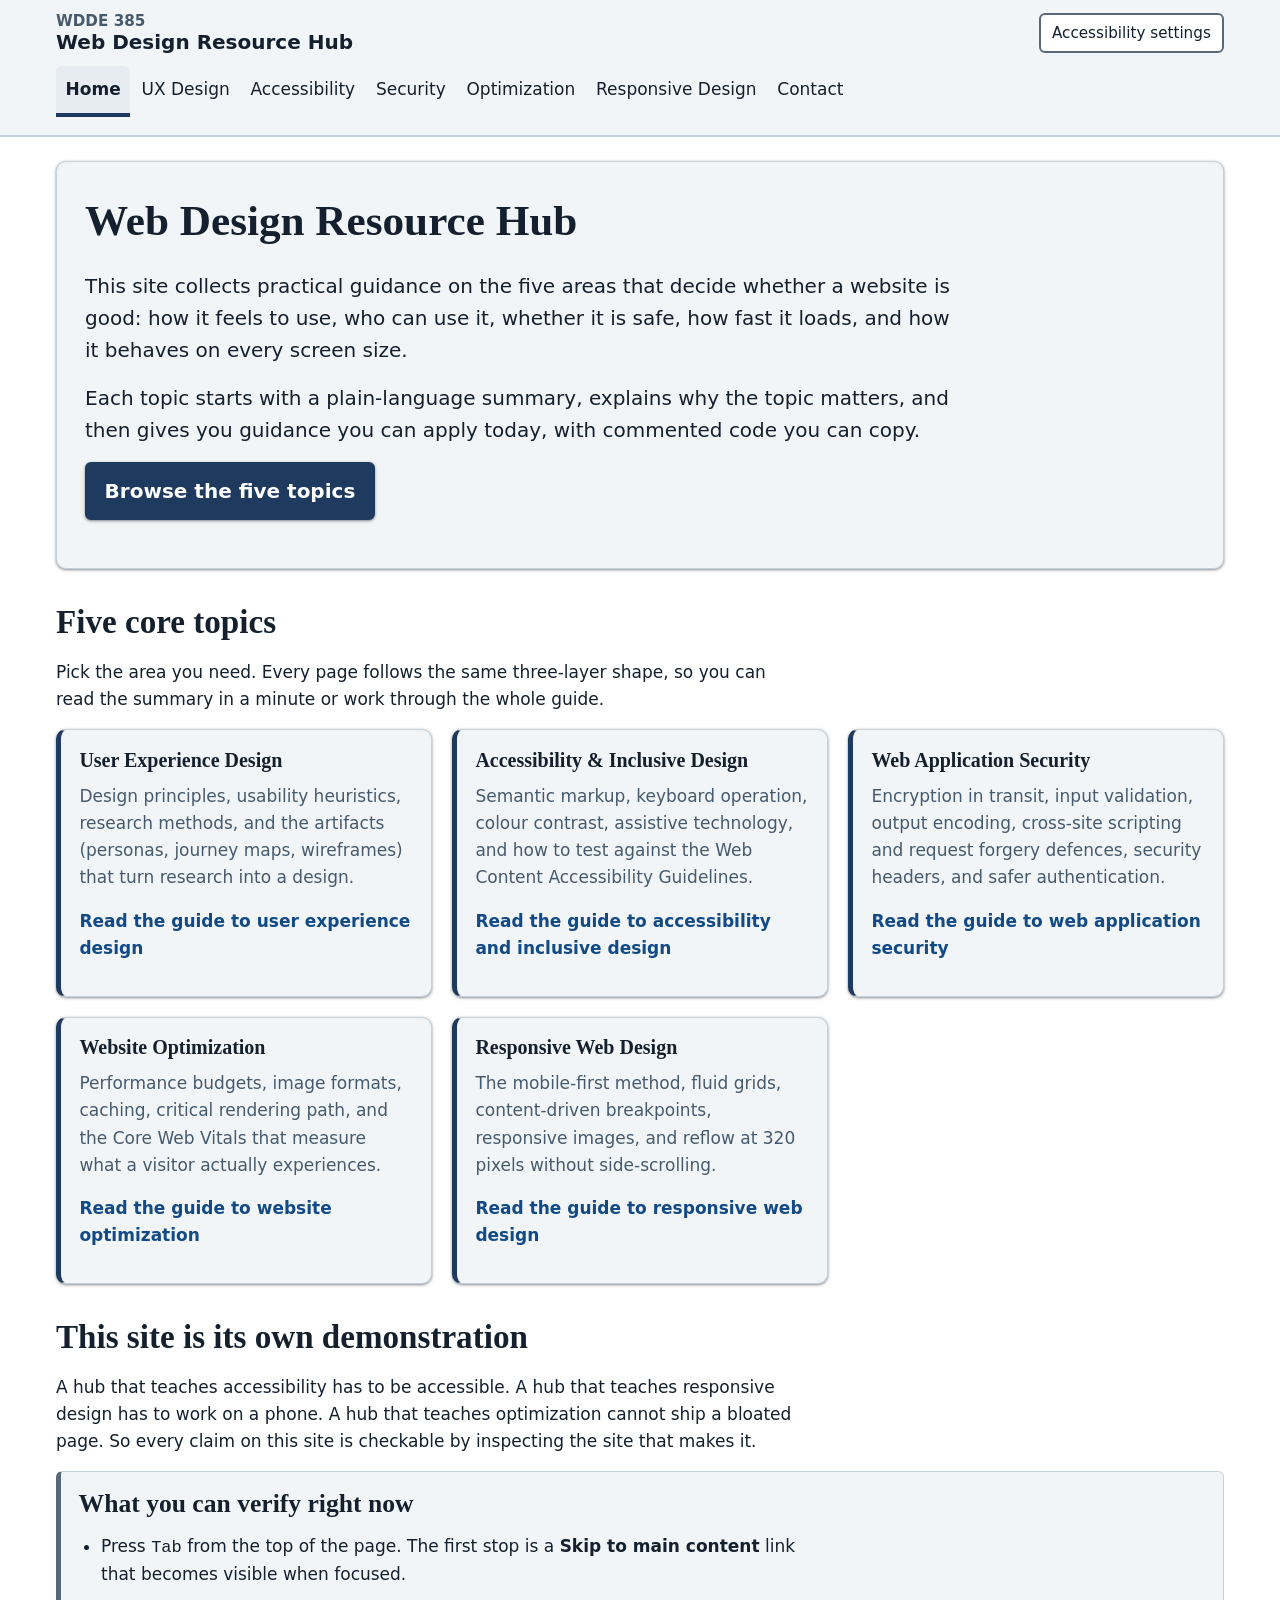
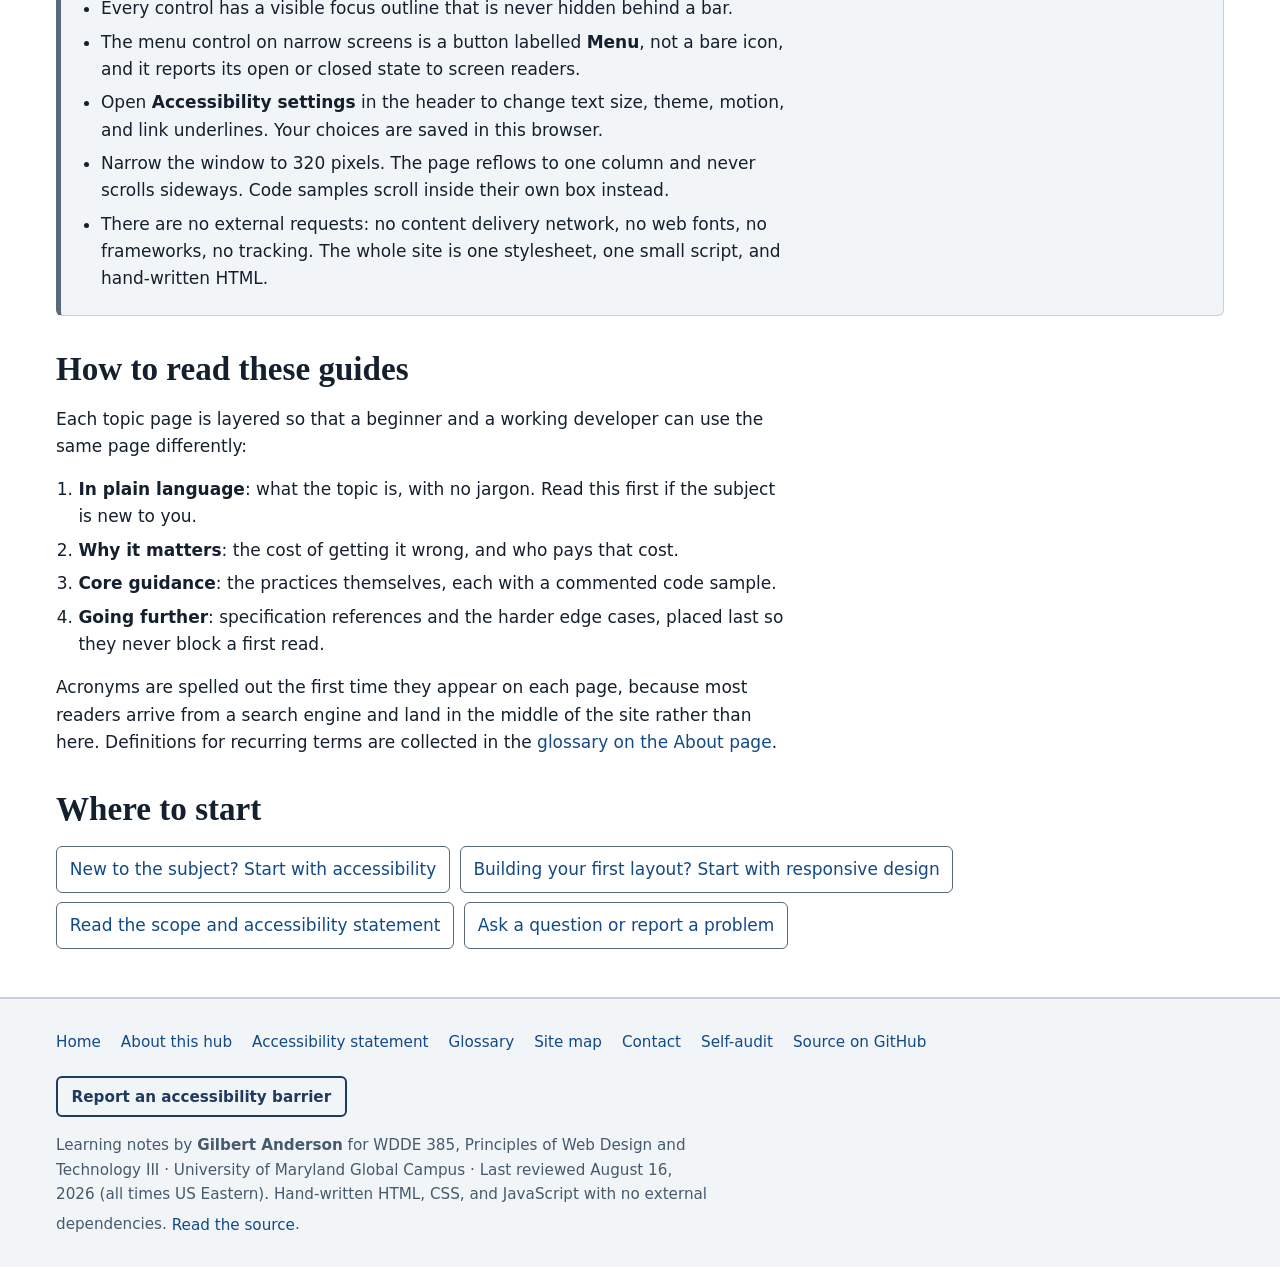
<file: index.html>
<!DOCTYPE html>
<html lang="en">
<head>
<meta charset="utf-8">
<meta name="viewport" content="width=device-width, initial-scale=1">
<link rel="icon" href="favicon.svg" type="image/svg+xml">
<title>Home | WDDE 385 Web Design Resource Hub</title>
<meta name="description" content="Practical guidance on user experience design, accessibility, web application security, website optimization, and responsive design, written for students and early-career web developers.">
<!-- static asset version: bump ?v= here AND on main.min.js's <script>
     tag below whenever styles.css or main.js changes; keep both
     numbers equal (see optimization.html "One tradeoff, disclosed rather than hidden") -->
<link rel="stylesheet" href="styles.min.css?v=1">
<!-- Applies saved accessibility settings before the first paint, so the
     page never flashes in the wrong theme or text size. -->
<script>
(function(){var d=document.documentElement;d.classList.add('js');try{var p=JSON.parse(localStorage.getItem('hubPrefs')||'{}');if(p.theme&&p.theme!=='system'){d.setAttribute('data-theme',p.theme);}if(p.textsize&&p.textsize!=='default'){d.setAttribute('data-textsize',p.textsize);}if(p.motion==='reduced'){d.setAttribute('data-motion','reduced');}if(p.underline==='on'){d.setAttribute('data-underline','on');}}catch(e){}})();
</script>
</head>
<body>

<a class="skip-link" href="#main">Skip to main content</a>

<header class="site-header">
  <div class="wrap header-inner">
    <a class="brand" href="index.html">
      <span class="brand-course">WDDE 385</span>
      <span class="brand-name">Web Design Resource Hub</span>
    </a>
    <div class="header-actions">
      <button type="button" id="nav-toggle" class="btn-menu" aria-expanded="false" aria-controls="primary-nav" hidden>Menu</button>
      <button type="button" id="a11y-toggle" class="btn-quiet" aria-expanded="false" aria-controls="a11y-panel" hidden>Accessibility settings</button>
    </div>
    <nav id="primary-nav" class="primary-nav" aria-label="Primary">
      <ul>
        <li><a href="index.html" aria-current="page">Home</a></li>
        <li><a href="ux-design.html">UX Design</a></li>
        <li><a href="accessibility.html">Accessibility</a></li>
        <li><a href="security.html">Security</a></li>
        <li><a href="optimization.html">Optimization</a></li>
        <li><a href="responsive-design.html">Responsive Design</a></li>
        <li><a href="contact.html">Contact</a></li>
      </ul>
    </nav>
  </div>
  <div id="a11y-panel" class="a11y-panel" hidden></div>
</header>

<main id="main" class="page" tabindex="-1">
  <div class="wrap">

    <div class="hero">
      <h1>Web Design Resource Hub</h1>
      <p>This site collects practical guidance on the five areas that decide whether a
      website is good: how it feels to use, who can use it, whether it is safe, how fast
      it loads, and how it behaves on every screen size.</p>
      <p>Each topic starts with a plain-language summary, explains why the topic matters,
      and then gives you guidance you can apply today, with commented code you can copy.</p>
      <p><a class="cta" href="#topics">Browse the five topics</a></p>
    </div>

    <h2 id="topics">Five core topics</h2>
    <p>Pick the area you need. Every page follows the same three-layer shape, so you can
    read the summary in a minute or work through the whole guide.</p>

    <ul class="card-grid">
      <li class="card">
        <h3>User Experience Design</h3>
        <p>Design principles, usability heuristics, research methods, and the artifacts (personas, journey maps, wireframes) that turn research into a design.</p>
        <p><a class="card-link" href="ux-design.html">Read the guide to user experience design</a></p>
      </li>
      <li class="card">
        <h3>Accessibility &amp; Inclusive Design</h3>
        <p>Semantic markup, keyboard operation, colour contrast, assistive technology, and
        how to test against the Web Content Accessibility Guidelines.</p>
        <p><a class="card-link" href="accessibility.html">Read the guide to accessibility and inclusive design</a></p>
      </li>
      <li class="card">
        <h3>Web Application Security</h3>
        <p>Encryption in transit, input validation, output encoding, cross-site scripting
        and request forgery defences, security headers, and safer authentication.</p>
        <p><a class="card-link" href="security.html">Read the guide to web application security</a></p>
      </li>
      <li class="card">
        <h3>Website Optimization</h3>
        <p>Performance budgets, image formats, caching, critical rendering path, and the
        Core Web Vitals that measure what a visitor actually experiences.</p>
        <p><a class="card-link" href="optimization.html">Read the guide to website optimization</a></p>
      </li>
      <li class="card">
        <h3>Responsive Web Design</h3>
        <p>The mobile-first method, fluid grids, content-driven breakpoints, responsive
        images, and reflow at 320 pixels without side-scrolling.</p>
        <p><a class="card-link" href="responsive-design.html">Read the guide to responsive web design</a></p>
      </li>
    </ul>

    <h2 id="own-demo">This site is its own demonstration</h2>
    <p>A hub that teaches accessibility has to be accessible. A hub that teaches responsive
    design has to work on a phone. A hub that teaches optimization cannot ship a bloated
    page. So every claim on this site is checkable by inspecting the site that makes it.</p>

    <div class="callout">
      <h3>What you can verify right now</h3>
      <ul>
        <li>Press <kbd>Tab</kbd> from the top of the page. The first stop is a
        <strong>Skip to main content</strong> link that becomes visible when focused.</li>
        <li>Every control has a visible focus outline that is never hidden behind a bar.</li>
        <li>The menu control on narrow screens is a button labelled <strong>Menu</strong>,
        not a bare icon, and it reports its open or closed state to screen readers.</li>
        <li>Open <strong>Accessibility settings</strong> in the header to change text size,
        theme, motion, and link underlines. Your choices are saved in this browser.</li>
        <li>Narrow the window to 320 pixels. The page reflows to one column and never
        scrolls sideways. Code samples scroll inside their own box instead.</li>
        <li>There are no external requests: no content delivery network, no web fonts, no
        frameworks, no tracking. The whole site is one stylesheet, one small script, and
        hand-written HTML.</li>
      </ul>
    </div>

    <h2 id="how-to-read">How to read these guides</h2>
    <p>Each topic page is layered so that a beginner and a working developer can use the
    same page differently:</p>
    <ol>
      <li><strong>In plain language</strong>: what the topic is, with no jargon. Read this
      first if the subject is new to you.</li>
      <li><strong>Why it matters</strong>: the cost of getting it wrong, and who pays that
      cost.</li>
      <li><strong>Core guidance</strong>: the practices themselves, each with a commented
      code sample.</li>
      <li><strong>Going further</strong>: specification references and the harder edge
      cases, placed last so they never block a first read.</li>
    </ol>
    <p>Acronyms are spelled out the first time they appear on each page, because most
    readers arrive from a search engine and land in the middle of the site rather than
    here. Definitions for recurring terms are collected in the
    <a href="about.html#glossary">glossary on the About page</a>.</p>

    <h2 id="start">Where to start</h2>
    <ul class="related-list">
      <li><a href="accessibility.html">New to the subject? Start with accessibility</a></li>
      <li><a href="responsive-design.html">Building your first layout? Start with responsive design</a></li>
      <li><a href="about.html">Read the scope and accessibility statement</a></li>
      <li><a href="contact.html">Ask a question or report a problem</a></li>
    </ul>

  </div>
</main>

<footer class="site-footer">
  <div class="wrap">
    <nav aria-label="Footer">
      <ul>
        <li><a href="index.html">Home</a></li>
        <li><a href="about.html">About this hub</a></li>
        <li><a href="about.html#accessibility-statement">Accessibility statement</a></li>
        <li><a href="about.html#glossary">Glossary</a></li>
        <li><a href="about.html#sitemap">Site map</a></li>
        <li><a href="contact.html">Contact</a></li>
        <li><a href="self-audit.html">Self-audit</a></li>
        <li><a href="https://github.com/gilbertanderson/wdde385">Source on GitHub</a></li>
      </ul>
    </nav>
    <p><a class="barrier-link" href="contact.html#category">Report an accessibility barrier</a></p>
    <p class="colophon">Learning notes by <strong>Gilbert Anderson</strong> for WDDE 385,
    Principles of Web Design and Technology III · University of Maryland Global Campus ·
    Last reviewed August 16, 2026 (all times US Eastern). Hand-written HTML, CSS, and
    JavaScript with no external dependencies.
    <a href="https://github.com/gilbertanderson/wdde385">Read the source</a>.</p>
  </div>
</footer>

<!-- keep this ?v= in sync with styles.min.css's <link> tag above -->
<script src="main.min.js?v=1" defer></script>
</body>
</html>
</file>
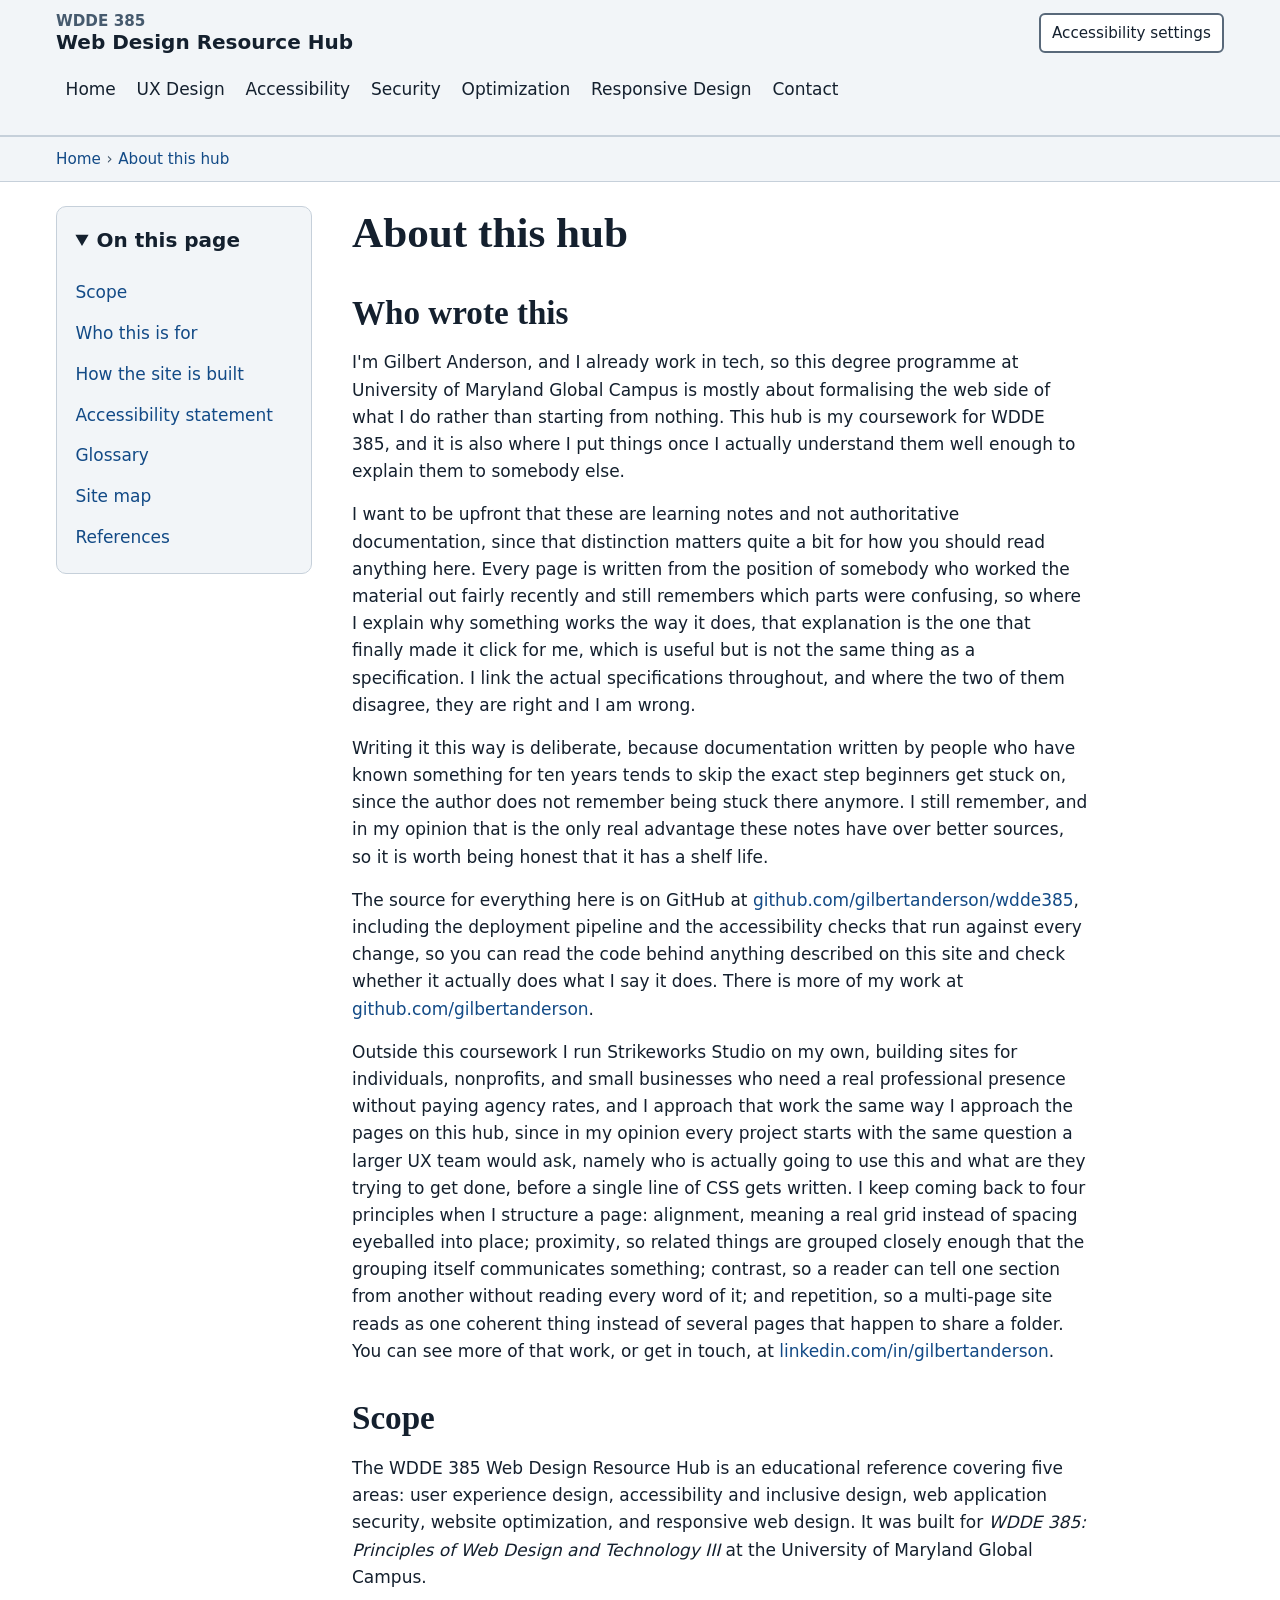
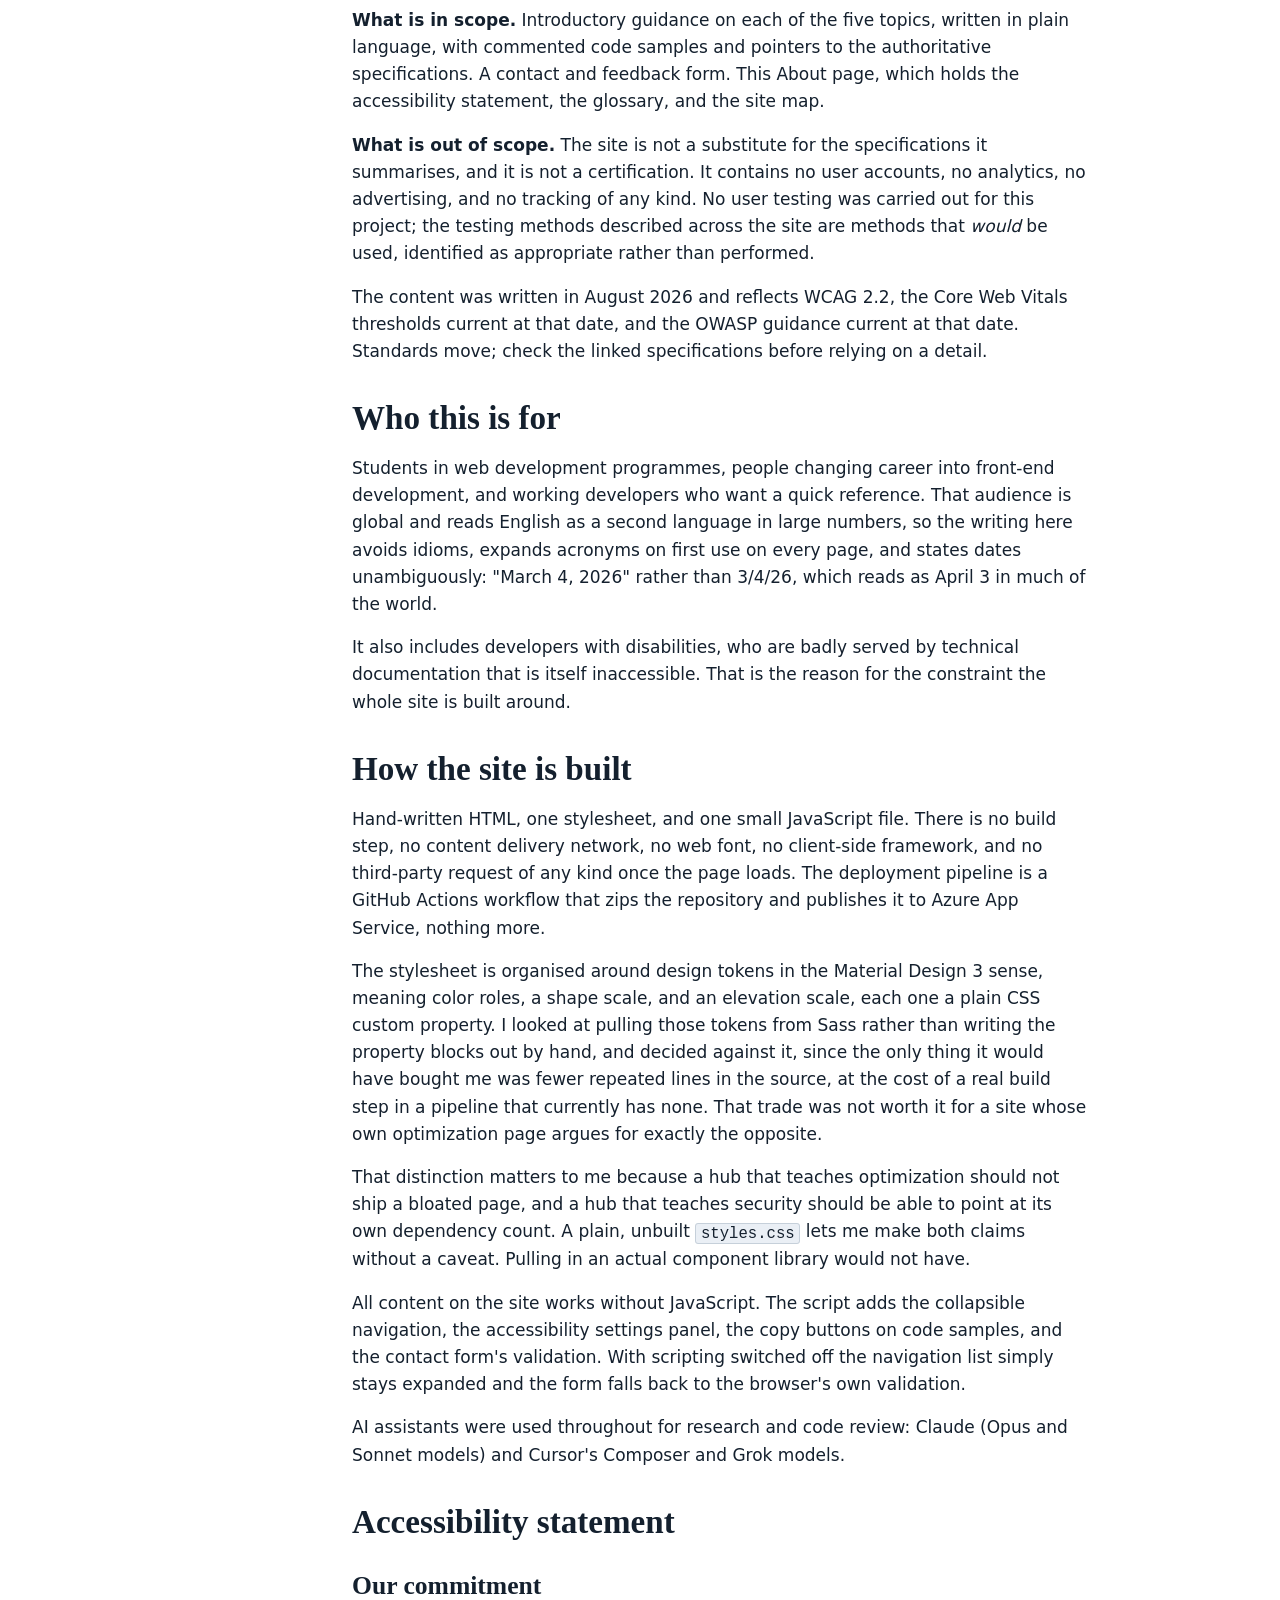
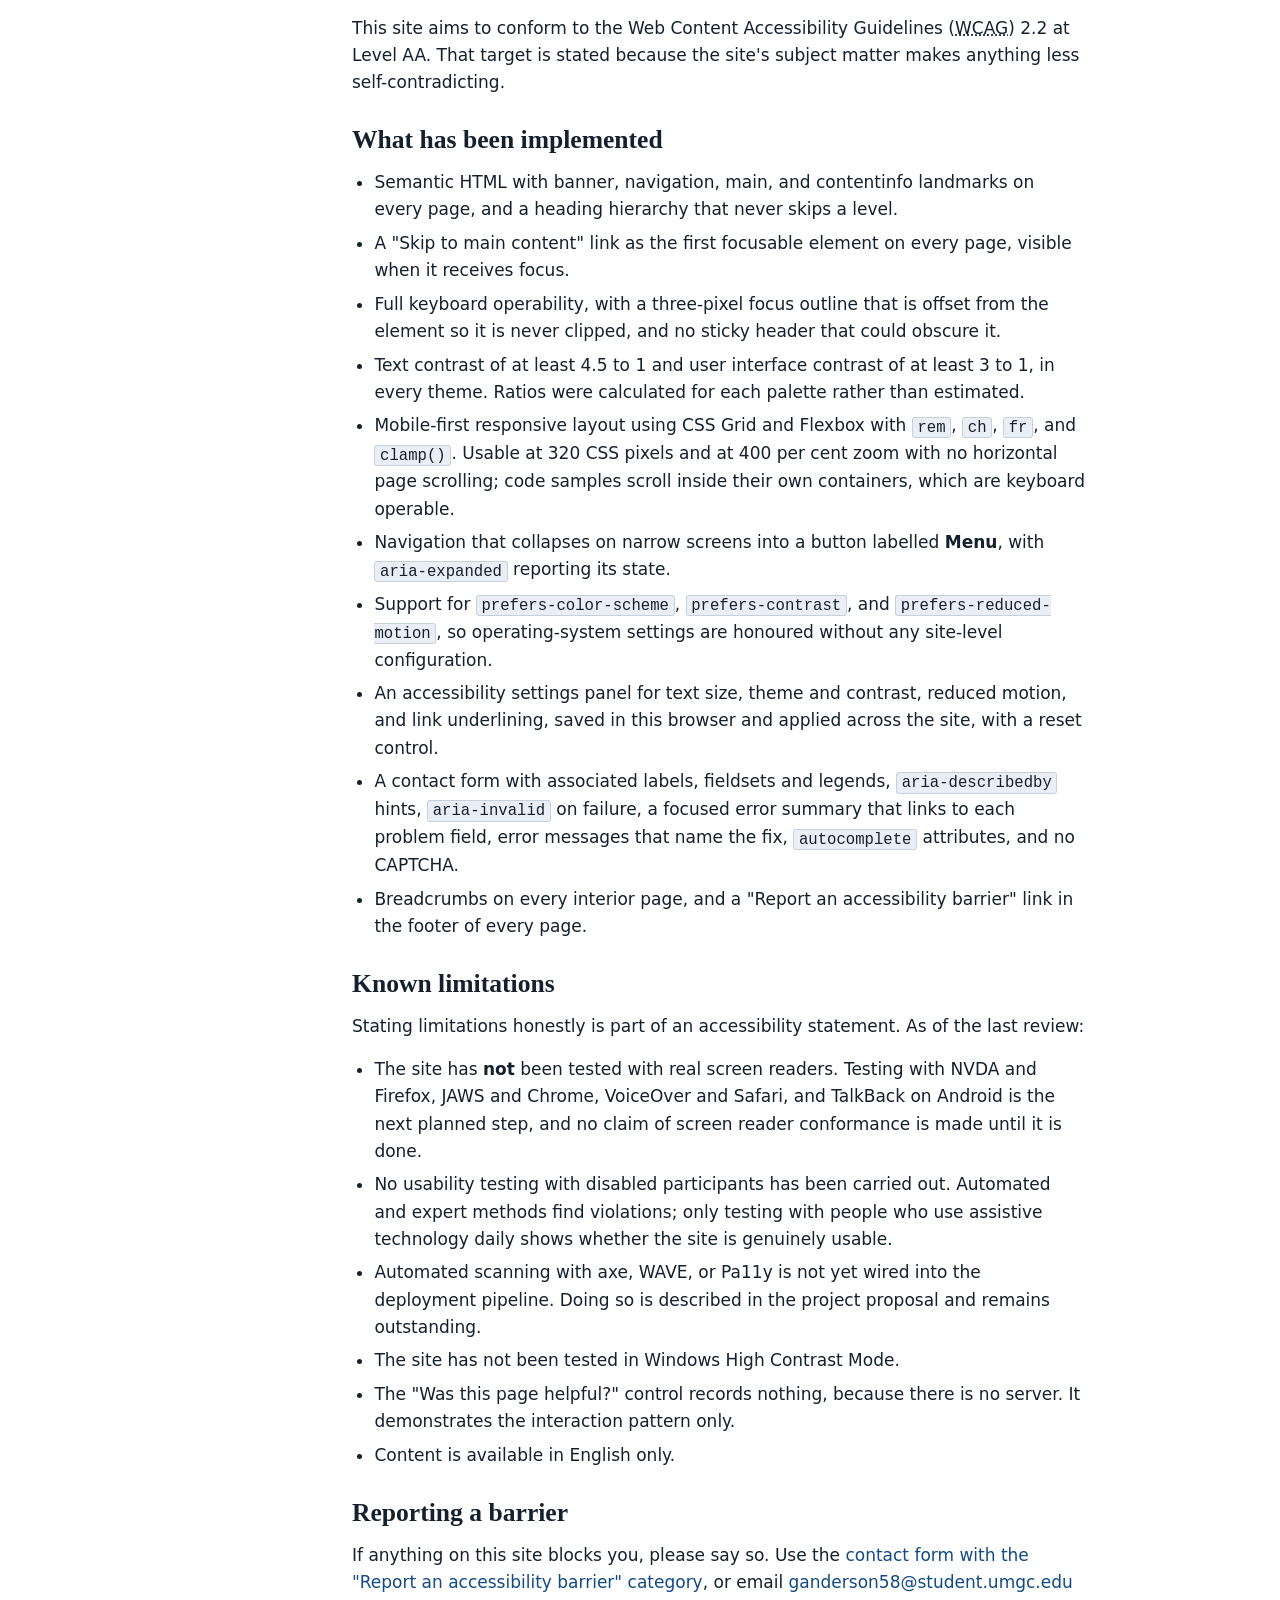
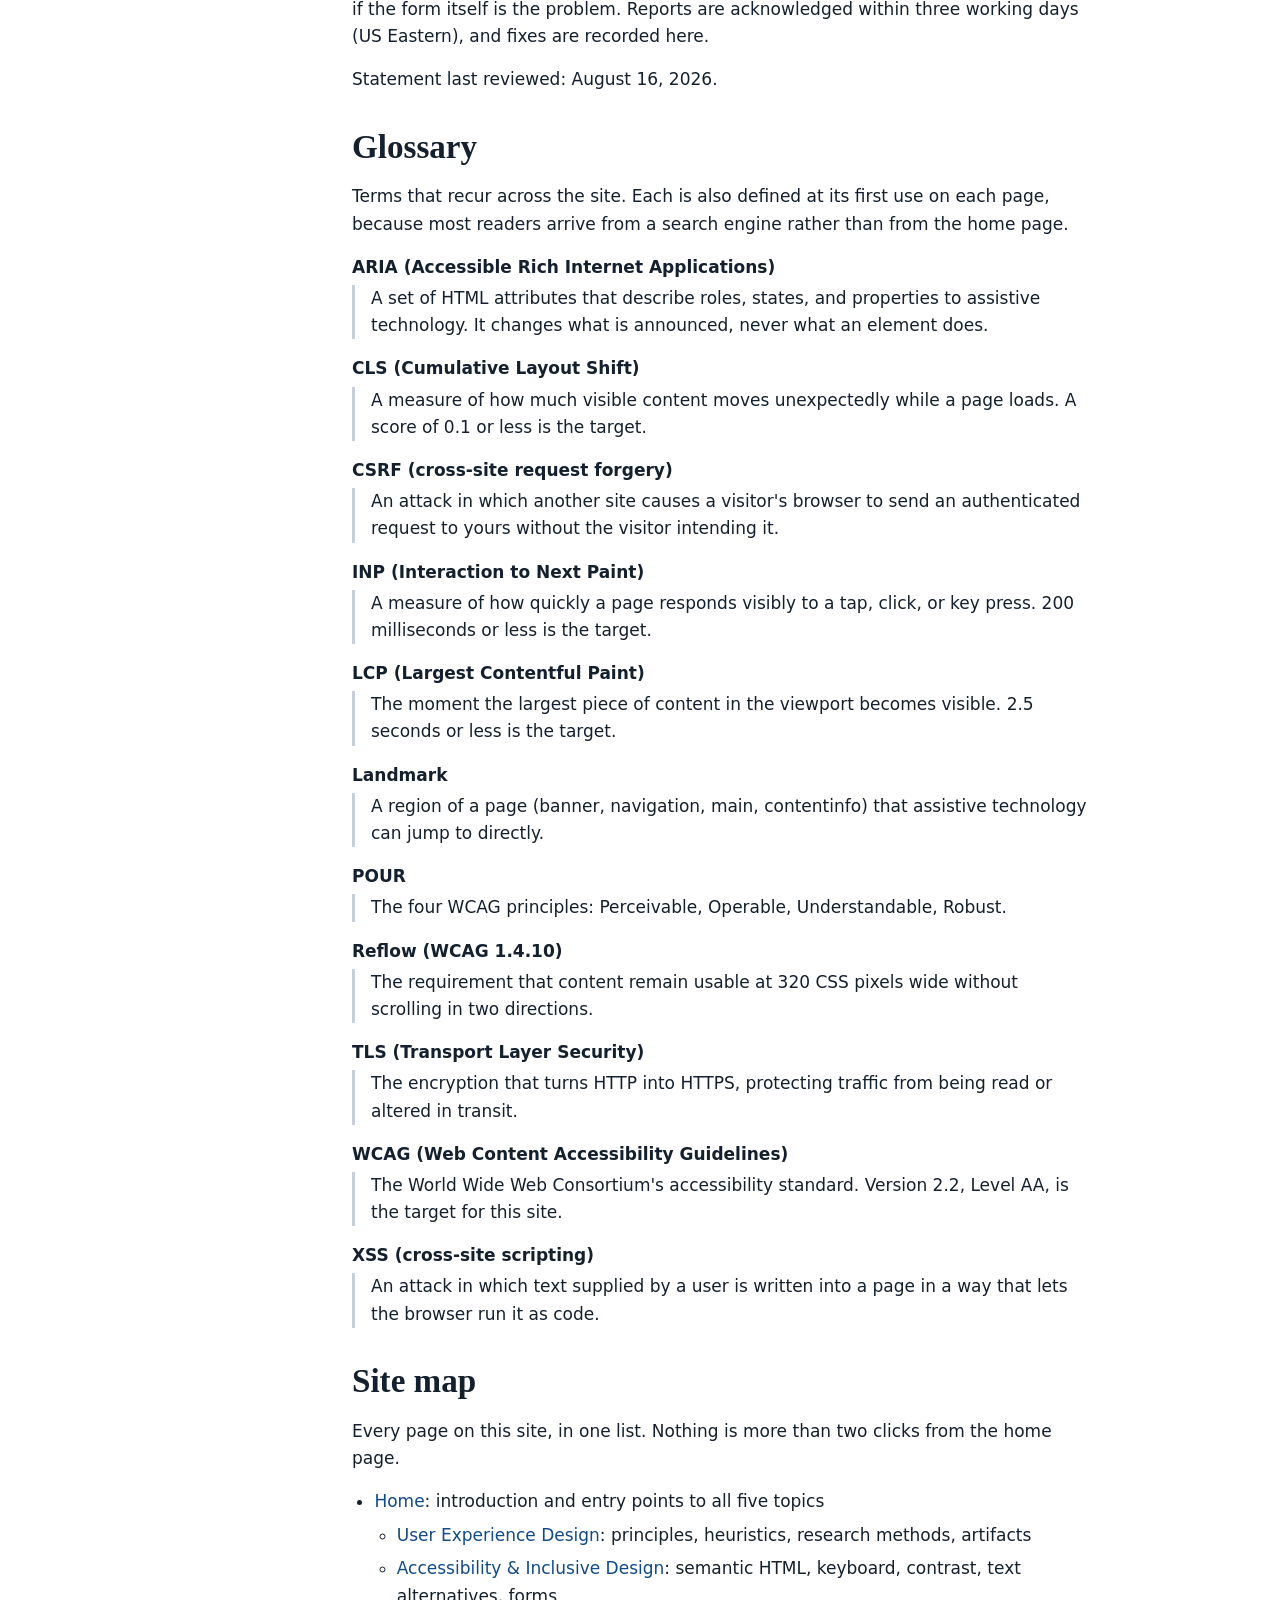
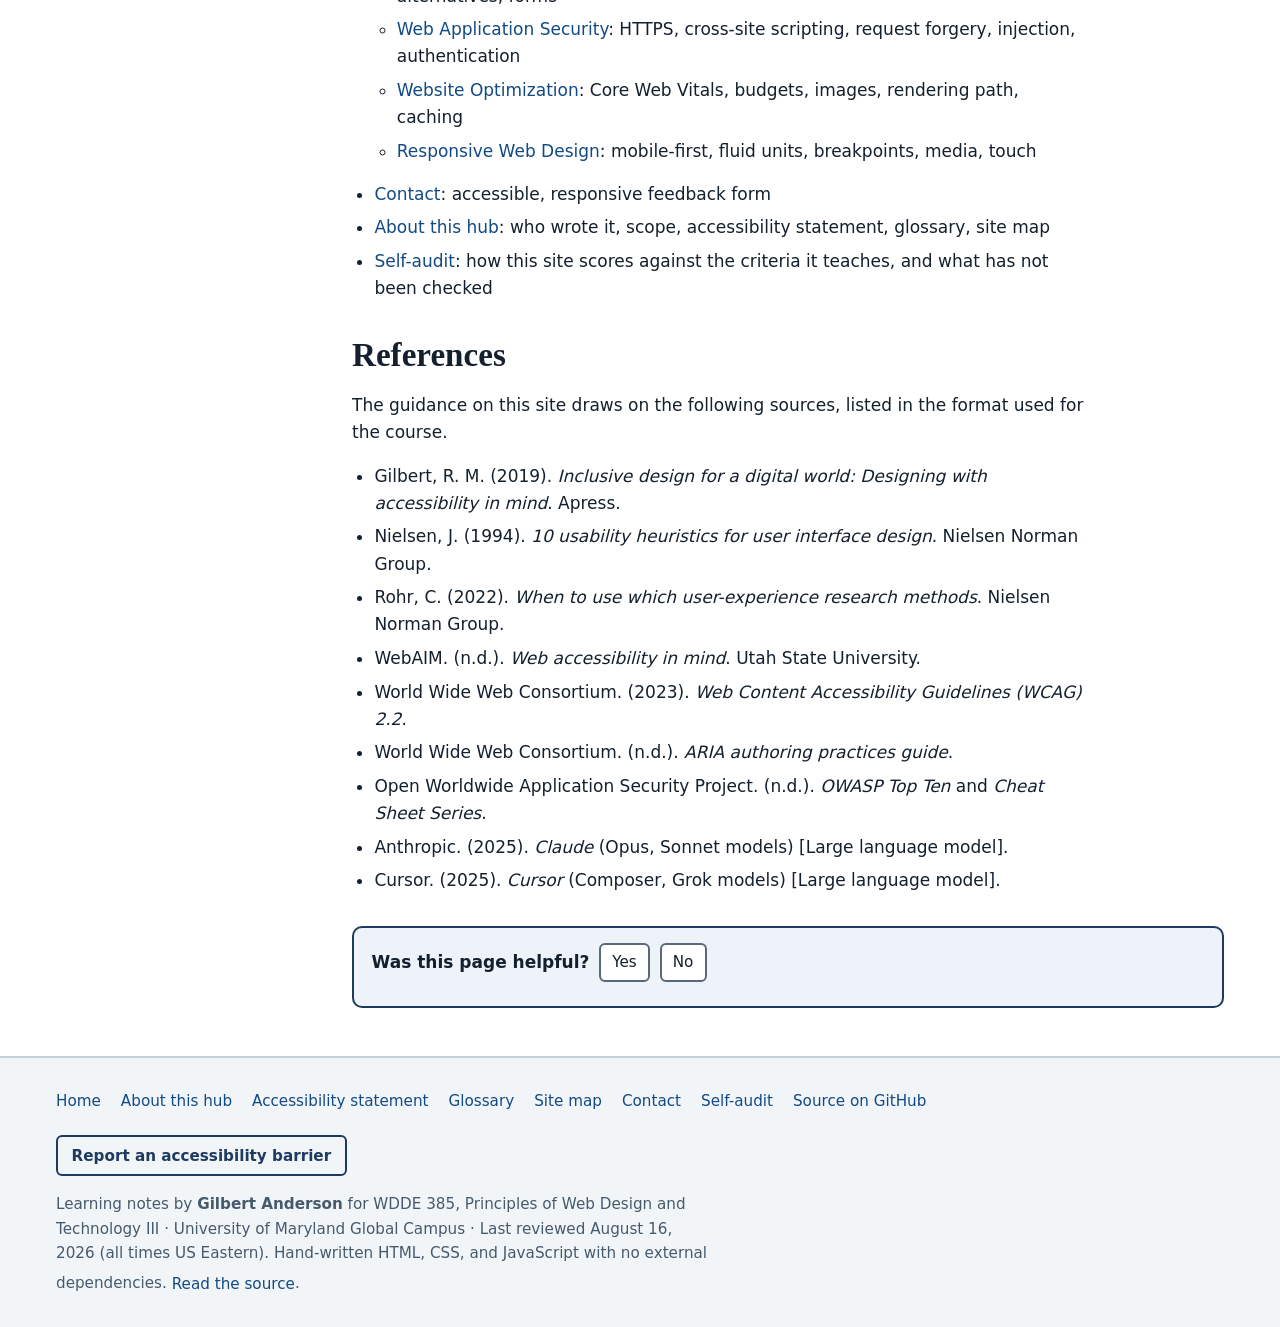
<file: about.html>
<!DOCTYPE html>
<html lang="en">
<head>
<meta charset="utf-8">
<meta name="viewport" content="width=device-width, initial-scale=1">
<link rel="icon" href="favicon.svg" type="image/svg+xml">
<title>About this hub | WDDE 385 Web Design Resource Hub</title>
<meta name="description" content="Scope of the WDDE 385 Web Design Resource Hub, its accessibility statement, a glossary of recurring terms, and the site map.">
<!-- static asset version: bump ?v= here AND on main.min.js's <script>
     tag below whenever styles.css or main.js changes; keep both
     numbers equal (see optimization.html "One tradeoff, disclosed rather than hidden") -->
<link rel="stylesheet" href="styles.min.css?v=1">
<script>
(function(){var d=document.documentElement;d.classList.add('js');try{var p=JSON.parse(localStorage.getItem('hubPrefs')||'{}');if(p.theme&&p.theme!=='system'){d.setAttribute('data-theme',p.theme);}if(p.textsize&&p.textsize!=='default'){d.setAttribute('data-textsize',p.textsize);}if(p.motion==='reduced'){d.setAttribute('data-motion','reduced');}if(p.underline==='on'){d.setAttribute('data-underline','on');}}catch(e){}})();
</script>
</head>
<body>

<a class="skip-link" href="#main">Skip to main content</a>

<header class="site-header">
  <div class="wrap header-inner">
    <a class="brand" href="index.html">
      <span class="brand-course">WDDE 385</span>
      <span class="brand-name">Web Design Resource Hub</span>
    </a>
    <div class="header-actions">
      <button type="button" id="nav-toggle" class="btn-menu" aria-expanded="false" aria-controls="primary-nav" hidden>Menu</button>
      <button type="button" id="a11y-toggle" class="btn-quiet" aria-expanded="false" aria-controls="a11y-panel" hidden>Accessibility settings</button>
    </div>
    <nav id="primary-nav" class="primary-nav" aria-label="Primary">
      <ul>
        <li><a href="index.html">Home</a></li>
        <li><a href="ux-design.html">UX Design</a></li>
        <li><a href="accessibility.html">Accessibility</a></li>
        <li><a href="security.html">Security</a></li>
        <li><a href="optimization.html">Optimization</a></li>
        <li><a href="responsive-design.html">Responsive Design</a></li>
        <li><a href="contact.html">Contact</a></li>
      </ul>
    </nav>
  </div>
  <div id="a11y-panel" class="a11y-panel" hidden></div>
</header>

<nav class="breadcrumbs" aria-label="Breadcrumb">
  <div class="wrap">
    <ol>
      <li><a href="index.html">Home</a></li>
      <li><a href="about.html" aria-current="page">About this hub</a></li>
    </ol>
  </div>
</nav>

<main id="main" class="page" tabindex="-1">
  <div class="wrap topic-layout">

    <details class="toc" open>
      <summary>On this page</summary>
      <nav aria-label="On this page">
        <ul>
          <li><a href="#scope">Scope</a></li>
          <li><a href="#audience">Who this is for</a></li>
          <li><a href="#how-built">How the site is built</a></li>
          <li><a href="#accessibility-statement">Accessibility statement</a></li>
          <li><a href="#glossary">Glossary</a></li>
          <li><a href="#sitemap">Site map</a></li>
          <li><a href="#references">References</a></li>
        </ul>
      </nav>
    </details>
    <script>if(window.matchMedia&&!window.matchMedia('(min-width:64em)').matches){document.currentScript.previousElementSibling.open=false;}</script>

    <article>
      <h1>About this hub</h1>

      <section>
        <h2 id="author">Who wrote this</h2>
        <p>I'm Gilbert Anderson, and I already work in tech, so this degree programme at
        University of Maryland Global Campus is mostly about formalising the web side of what
        I do rather than starting from nothing. This hub is my coursework for WDDE 385, and it
        is also where I put things once I actually understand them well enough to explain them
        to somebody else.</p>
        <p>I want to be upfront that these are learning notes and not authoritative
        documentation, since that distinction matters quite a bit for how you should read
        anything here. Every page is written from the position of somebody who worked the
        material out fairly recently and still remembers which parts were confusing, so where
        I explain why something works the way it does, that explanation is the one that
        finally made it click for me, which is useful but is not the same thing as a
        specification. I link the actual specifications throughout, and where the two of them
        disagree, they are right and I am wrong.</p>
        <p>Writing it this way is deliberate, because documentation written by people who have
        known something for ten years tends to skip the exact step beginners get stuck on,
        since the author does not remember being stuck there anymore. I still remember, and in
        my opinion that is the only real advantage these notes have over better sources, so it
        is worth being honest that it has a shelf life.</p>
        <p>The source for everything here is on GitHub at
        <a href="https://github.com/gilbertanderson/wdde385">github.com/gilbertanderson/wdde385</a>,
        including the deployment pipeline and the accessibility checks that run against every
        change, so you can read the code behind anything described on this site and check
        whether it actually does what I say it does. There is more of my work at
        <a href="https://github.com/gilbertanderson">github.com/gilbertanderson</a>.</p>
        <p>Outside this coursework I run Strikeworks Studio on my own, building sites for
        individuals, nonprofits, and small businesses who need a real professional presence
        without paying agency rates, and I approach that work the same way I approach the
        pages on this hub, since in my opinion every project starts with the same question a
        larger UX team would ask, namely who is actually going to use this and what are they
        trying to get done, before a single line of CSS gets written. I keep coming back to
        four principles when I structure a page: alignment, meaning a real grid instead of
        spacing eyeballed into place; proximity, so related things are grouped closely enough
        that the grouping itself communicates something; contrast, so a reader can tell one
        section from another without reading every word of it; and repetition, so a multi-page
        site reads as one coherent thing instead of several pages that happen to share a
        folder. You can see more of that work, or get in touch, at
        <a href="https://linkedin.com/in/gilbertanderson">linkedin.com/in/gilbertanderson</a>.</p>
      </section>

      <section>
        <h2 id="scope">Scope</h2>
        <p>The WDDE 385 Web Design Resource Hub is an educational reference covering five
        areas: user experience design, accessibility and inclusive design, web application
        security, website optimization, and responsive web design. It was built for
        <em>WDDE 385: Principles of Web Design and Technology III</em> at the University of
        Maryland Global Campus.</p>
        <p><strong>What is in scope.</strong> Introductory guidance on each of the five
        topics, written in plain language, with commented code samples and pointers to the
        authoritative specifications. A contact and feedback form. This About page, which
        holds the accessibility statement, the glossary, and the site map.</p>
        <p><strong>What is out of scope.</strong> The site is not a substitute for the
        specifications it summarises, and it is not a certification. It contains no user
        accounts, no analytics, no advertising, and no tracking of any kind. No user testing
        was carried out for this project; the testing methods described across the site are
        methods that <em>would</em> be used, identified as appropriate rather than performed.</p>
        <p>The content was written in August 2026 and reflects WCAG 2.2, the Core Web Vitals
        thresholds current at that date, and the OWASP guidance current at that date. Standards
        move; check the linked specifications before relying on a detail.</p>
      </section>

      <section>
        <h2 id="audience">Who this is for</h2>
        <p>Students in web development programmes, people changing career into front-end
        development, and working developers who want a quick reference. That audience is
        global and reads English as a second language in large numbers, so the writing here
        avoids idioms, expands acronyms on first use on every page, and states dates
        unambiguously: "March 4, 2026" rather than 3/4/26, which reads as April 3 in much of
        the world.</p>
        <p>It also includes developers with disabilities, who are badly served by technical
        documentation that is itself inaccessible. That is the reason for the constraint the
        whole site is built around.</p>
      </section>

      <section>
        <h2 id="how-built">How the site is built</h2>
        <p>Hand-written HTML, one stylesheet, and one small JavaScript file. There is no
        build step, no content delivery network, no web font, no client-side framework, and
        no third-party request of any kind once the page loads. The deployment pipeline is a
        GitHub Actions workflow that zips the repository and publishes it to Azure App
        Service, nothing more.</p>
        <p>The stylesheet is organised around design tokens in the Material Design 3 sense,
        meaning color roles, a shape scale, and an elevation scale, each one a plain CSS
        custom property. I looked at pulling those tokens from Sass rather than writing the
        property blocks out by hand, and decided against it, since the only thing it would
        have bought me was fewer repeated lines in the source, at the cost of a real build
        step in a pipeline that currently has none. That trade was not worth it for a site
        whose own optimization page argues for exactly the opposite.</p>
        <p>That distinction matters to me because a hub that teaches optimization should not
        ship a bloated page, and a hub that teaches security should be able to point at its
        own dependency count. A plain, unbuilt <code>styles.css</code> lets me make both
        claims without a caveat. Pulling in an actual component library would not have.</p>
        <p>All content on the site works without JavaScript. The script adds the collapsible
        navigation, the accessibility settings panel, the copy buttons on code samples, and
        the contact form's validation. With scripting switched off the navigation list simply
        stays expanded and the form falls back to the browser's own validation.</p>
        <p>AI assistants were used throughout for research and code review: Claude (Opus and
        Sonnet models) and Cursor's Composer and Grok models.</p>
      </section>

      <section>
        <h2 id="accessibility-statement">Accessibility statement</h2>

        <h3>Our commitment</h3>
        <p>This site aims to conform to the Web Content Accessibility Guidelines
        (<abbr title="Web Content Accessibility Guidelines">WCAG</abbr>) 2.2 at Level AA. That
        target is stated because the site's subject matter makes anything less
        self-contradicting.</p>

        <h3>What has been implemented</h3>
        <ul>
          <li>Semantic HTML with banner, navigation, main, and contentinfo landmarks on every
          page, and a heading hierarchy that never skips a level.</li>
          <li>A "Skip to main content" link as the first focusable element on every page,
          visible when it receives focus.</li>
          <li>Full keyboard operability, with a three-pixel focus outline that is offset from
          the element so it is never clipped, and no sticky header that could obscure it.</li>
          <li>Text contrast of at least 4.5 to 1 and user interface contrast of at least 3 to
          1, in every theme. Ratios were calculated for each palette rather than estimated.</li>
          <li>Mobile-first responsive layout using CSS Grid and Flexbox with
          <code>rem</code>, <code>ch</code>, <code>fr</code>, and <code>clamp()</code>. Usable
          at 320 CSS pixels and at 400 per cent zoom with no horizontal page scrolling; code
          samples scroll inside their own containers, which are keyboard operable.</li>
          <li>Navigation that collapses on narrow screens into a button labelled
          <strong>Menu</strong>, with <code>aria-expanded</code> reporting its state.</li>
          <li>Support for <code>prefers-color-scheme</code>, <code>prefers-contrast</code>,
          and <code>prefers-reduced-motion</code>, so operating-system settings are honoured
          without any site-level configuration.</li>
          <li>An accessibility settings panel for text size, theme and contrast, reduced
          motion, and link underlining, saved in this browser and applied across the site,
          with a reset control.</li>
          <li>A contact form with associated labels, fieldsets and legends,
          <code>aria-describedby</code> hints, <code>aria-invalid</code> on failure, a focused
          error summary that links to each problem field, error messages that name the fix,
          <code>autocomplete</code> attributes, and no CAPTCHA.</li>
          <li>Breadcrumbs on every interior page, and a "Report an accessibility barrier" link
          in the footer of every page.</li>
        </ul>

        <h3>Known limitations</h3>
        <p>Stating limitations honestly is part of an accessibility statement. As of the last
        review:</p>
        <ul>
          <li>The site has <strong>not</strong> been tested with real screen readers. Testing
          with NVDA and Firefox, JAWS and Chrome, VoiceOver and Safari, and TalkBack on
          Android is the next planned step, and no claim of screen reader conformance is made
          until it is done.</li>
          <li>No usability testing with disabled participants has been carried out. Automated
          and expert methods find violations; only testing with people who use assistive
          technology daily shows whether the site is genuinely usable.</li>
          <li>Automated scanning with axe, WAVE, or Pa11y is not yet wired into the deployment
          pipeline. Doing so is described in the project proposal and remains outstanding.</li>
          <li>The site has not been tested in Windows High Contrast Mode.</li>
          <li>The "Was this page helpful?" control records nothing, because there is no
          server. It demonstrates the interaction pattern only.</li>
          <li>Content is available in English only.</li>
        </ul>

        <h3>Reporting a barrier</h3>
        <p>If anything on this site blocks you, please say so. Use the
        <a href="contact.html#category">contact form with the "Report an accessibility
        barrier" category</a>, or email
        <a href="mailto:ganderson58@student.umgc.edu">ganderson58@student.umgc.edu</a> if the
        form itself is the problem. Reports are acknowledged within three working days
        (US Eastern), and fixes are recorded here.</p>
        <p>Statement last reviewed: August 16, 2026.</p>
      </section>

      <section>
        <h2 id="glossary">Glossary</h2>
        <p>Terms that recur across the site. Each is also defined at its first use on each
        page, because most readers arrive from a search engine rather than from the home
        page.</p>
        <dl>
          <dt>ARIA (Accessible Rich Internet Applications)</dt>
          <dd>A set of HTML attributes that describe roles, states, and properties to
          assistive technology. It changes what is announced, never what an element does.</dd>

          <dt>CLS (Cumulative Layout Shift)</dt>
          <dd>A measure of how much visible content moves unexpectedly while a page loads. A
          score of 0.1 or less is the target.</dd>

          <dt>CSRF (cross-site request forgery)</dt>
          <dd>An attack in which another site causes a visitor's browser to send an
          authenticated request to yours without the visitor intending it.</dd>

          <dt>INP (Interaction to Next Paint)</dt>
          <dd>A measure of how quickly a page responds visibly to a tap, click, or key press.
          200 milliseconds or less is the target.</dd>

          <dt>LCP (Largest Contentful Paint)</dt>
          <dd>The moment the largest piece of content in the viewport becomes visible. 2.5
          seconds or less is the target.</dd>

          <dt>Landmark</dt>
          <dd>A region of a page (banner, navigation, main, contentinfo) that assistive
          technology can jump to directly.</dd>

          <dt>POUR</dt>
          <dd>The four WCAG principles: Perceivable, Operable, Understandable, Robust.</dd>

          <dt>Reflow (WCAG 1.4.10)</dt>
          <dd>The requirement that content remain usable at 320 CSS pixels wide without
          scrolling in two directions.</dd>

          <dt>TLS (Transport Layer Security)</dt>
          <dd>The encryption that turns HTTP into HTTPS, protecting traffic from being read or
          altered in transit.</dd>

          <dt>WCAG (Web Content Accessibility Guidelines)</dt>
          <dd>The World Wide Web Consortium's accessibility standard. Version 2.2, Level AA,
          is the target for this site.</dd>

          <dt>XSS (cross-site scripting)</dt>
          <dd>An attack in which text supplied by a user is written into a page in a way that
          lets the browser run it as code.</dd>
        </dl>
      </section>

      <section>
        <h2 id="sitemap">Site map</h2>
        <p>Every page on this site, in one list. Nothing is more than two clicks from the home
        page.</p>
        <ul>
          <li><a href="index.html">Home</a>: introduction and entry points to all five topics
            <ul>
              <li><a href="ux-design.html">User Experience Design</a>: principles,
              heuristics, research methods, artifacts</li>
              <li><a href="accessibility.html">Accessibility &amp; Inclusive Design</a>: semantic HTML, keyboard, contrast, text alternatives, forms</li>
              <li><a href="security.html">Web Application Security</a>: HTTPS, cross-site
              scripting, request forgery, injection, authentication</li>
              <li><a href="optimization.html">Website Optimization</a>: Core Web Vitals,
              budgets, images, rendering path, caching</li>
              <li><a href="responsive-design.html">Responsive Web Design</a>: mobile-first,
              fluid units, breakpoints, media, touch</li>
            </ul>
          </li>
          <li><a href="contact.html">Contact</a>: accessible, responsive feedback form</li>
          <li><a href="about.html">About this hub</a>: who wrote it, scope, accessibility
          statement, glossary, site map</li>
          <li><a href="self-audit.html">Self-audit</a>: how this site scores against the
          criteria it teaches, and what has not been checked</li>
        </ul>
      </section>

      <section>
        <h2 id="references">References</h2>
        <p>The guidance on this site draws on the following sources, listed in the format used
        for the course.</p>
        <ul>
          <li>Gilbert, R. M. (2019). <em>Inclusive design for a digital world: Designing with
          accessibility in mind</em>. Apress.</li>
          <li>Nielsen, J. (1994). <em>10 usability heuristics for user interface design</em>.
          Nielsen Norman Group.</li>
          <li>Rohr, C. (2022). <em>When to use which user-experience research methods</em>.
          Nielsen Norman Group.</li>
          <li>WebAIM. (n.d.). <em>Web accessibility in mind</em>. Utah State University.</li>
          <li>World Wide Web Consortium. (2023). <em>Web Content Accessibility Guidelines
          (WCAG) 2.2</em>.</li>
          <li>World Wide Web Consortium. (n.d.). <em>ARIA authoring practices guide</em>.</li>
          <li>Open Worldwide Application Security Project. (n.d.). <em>OWASP Top Ten</em> and
          <em>Cheat Sheet Series</em>.</li>
          <li>Anthropic. (2025). <em>Claude</em> (Opus, Sonnet models) [Large language model].</li>
          <li>Cursor. (2025). <em>Cursor</em> (Composer, Grok models) [Large language model].</li>
        </ul>
      </section>

      <div class="helpful" hidden>
        <p id="helpful-q">Was this page helpful?</p>
        <button type="button" class="btn-quiet" data-answer="yes" aria-describedby="helpful-q">Yes</button>
        <button type="button" class="btn-quiet" data-answer="no" aria-describedby="helpful-q">No</button>
        <p role="status"></p>
      </div>

    </article>
  </div>
</main>

<footer class="site-footer">
  <div class="wrap">
    <nav aria-label="Footer">
      <ul>
        <li><a href="index.html">Home</a></li>
        <li><a href="about.html">About this hub</a></li>
        <li><a href="about.html#accessibility-statement">Accessibility statement</a></li>
        <li><a href="about.html#glossary">Glossary</a></li>
        <li><a href="about.html#sitemap">Site map</a></li>
        <li><a href="contact.html">Contact</a></li>
        <li><a href="self-audit.html">Self-audit</a></li>
        <li><a href="https://github.com/gilbertanderson/wdde385">Source on GitHub</a></li>
      </ul>
    </nav>
    <p><a class="barrier-link" href="contact.html#category">Report an accessibility barrier</a></p>
    <p class="colophon">Learning notes by <strong>Gilbert Anderson</strong> for WDDE 385,
    Principles of Web Design and Technology III · University of Maryland Global Campus ·
    Last reviewed August 16, 2026 (all times US Eastern). Hand-written HTML, CSS, and
    JavaScript with no external dependencies.
    <a href="https://github.com/gilbertanderson/wdde385">Read the source</a>.</p>
  </div>
</footer>

<!-- keep this ?v= in sync with styles.min.css's <link> tag above -->
<script src="main.min.js?v=1" defer></script>
</body>
</html>
</file>
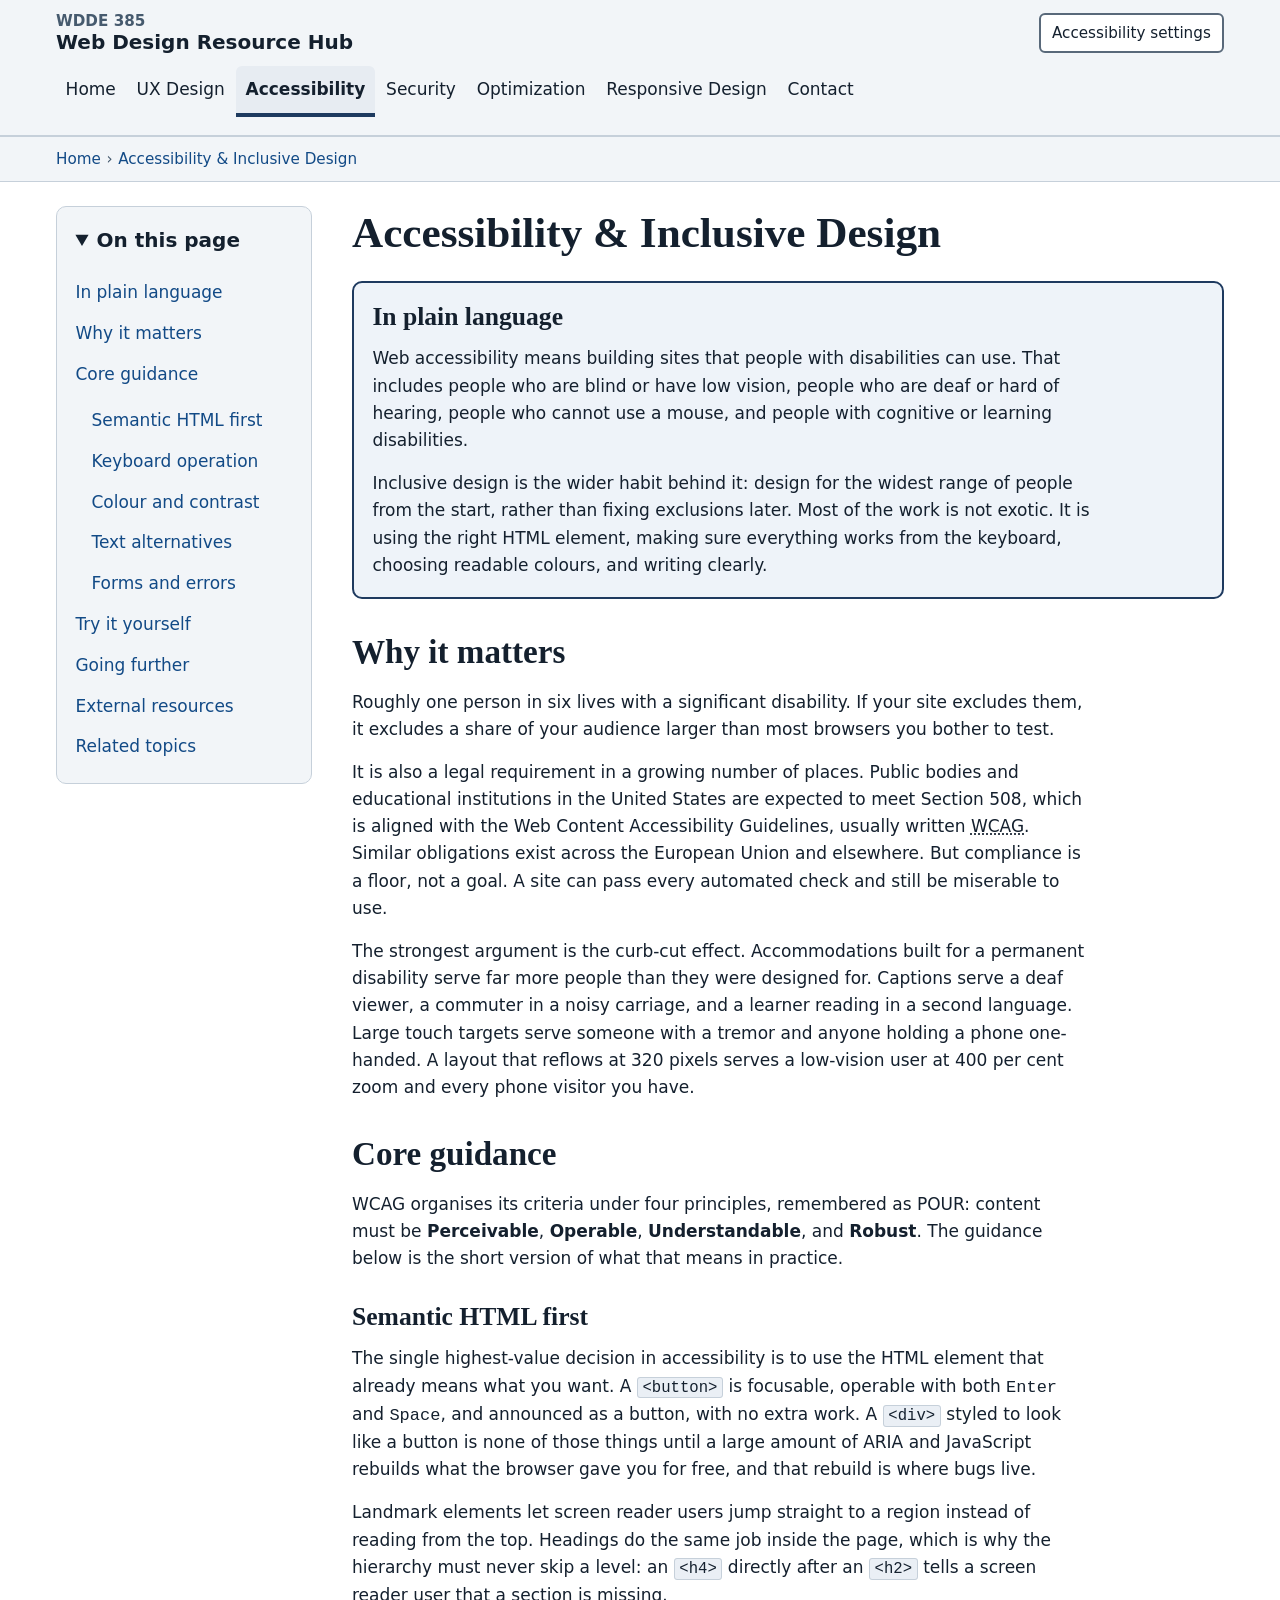
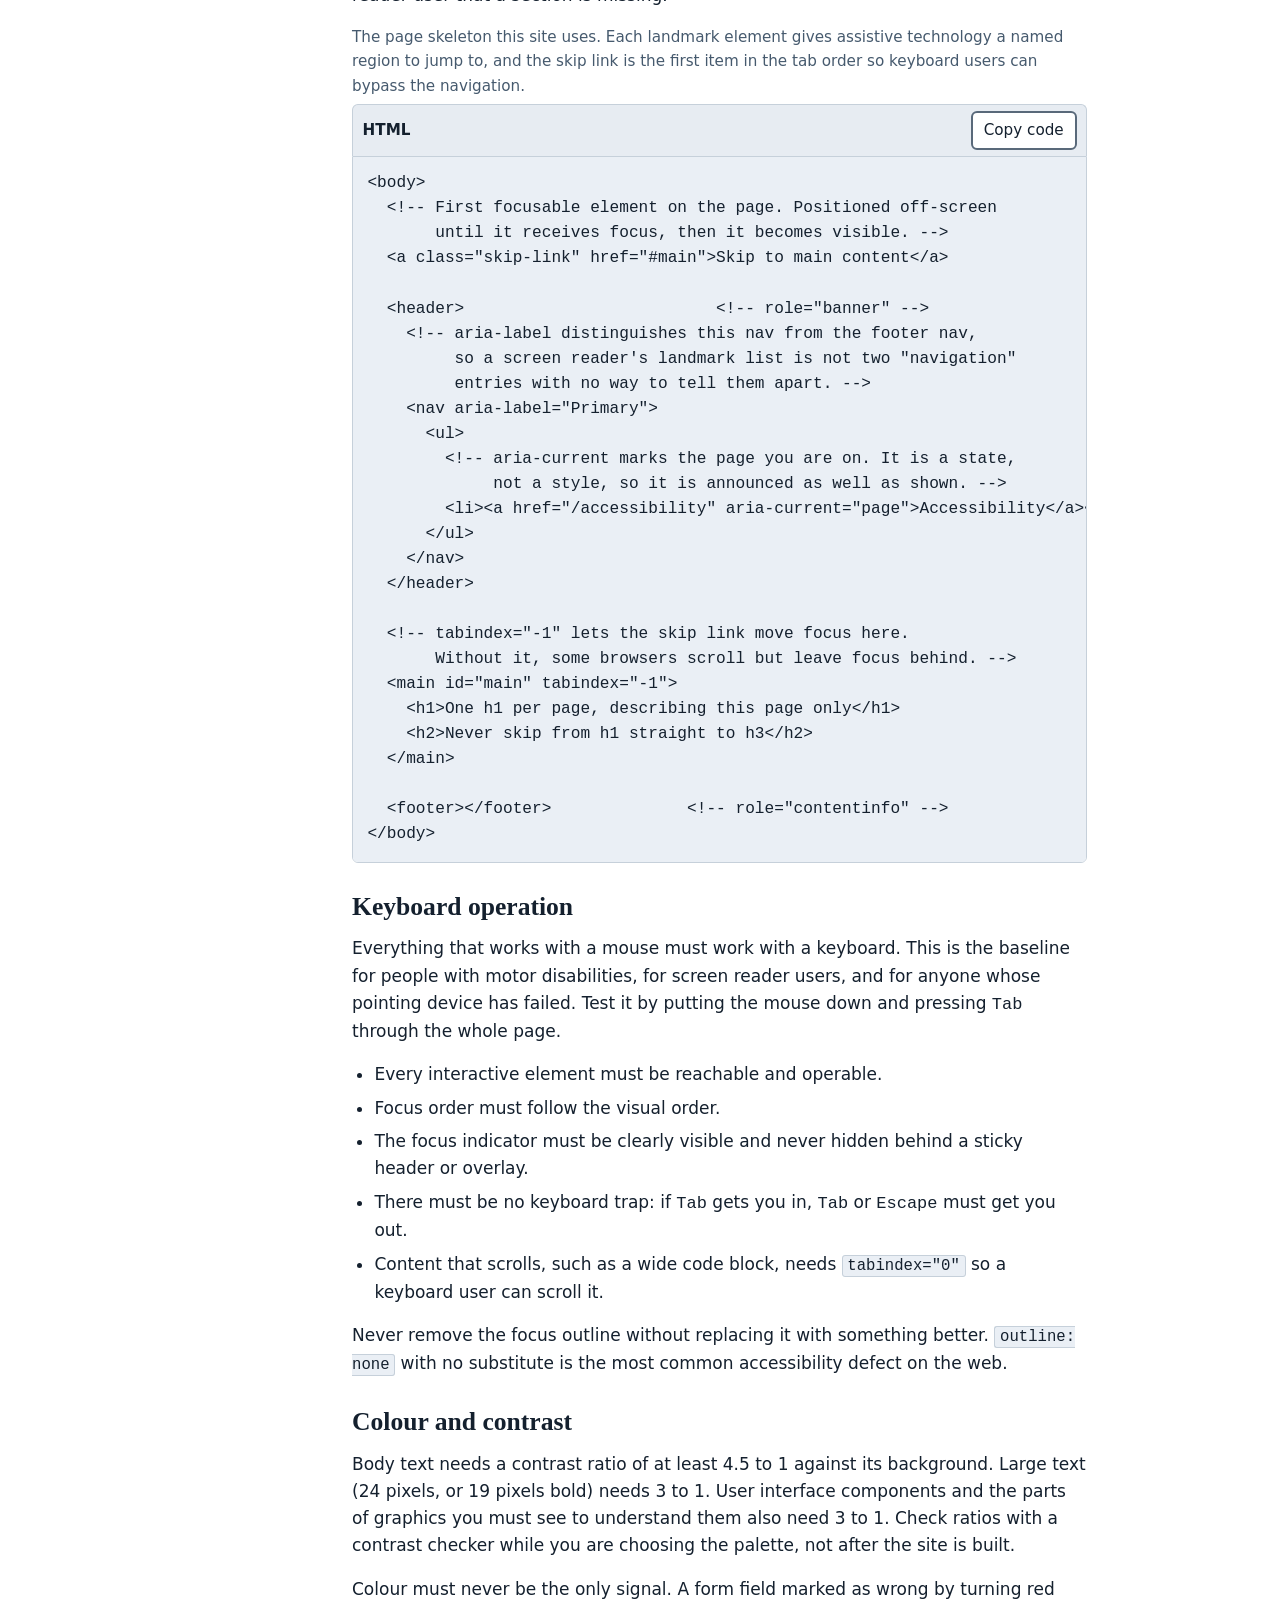
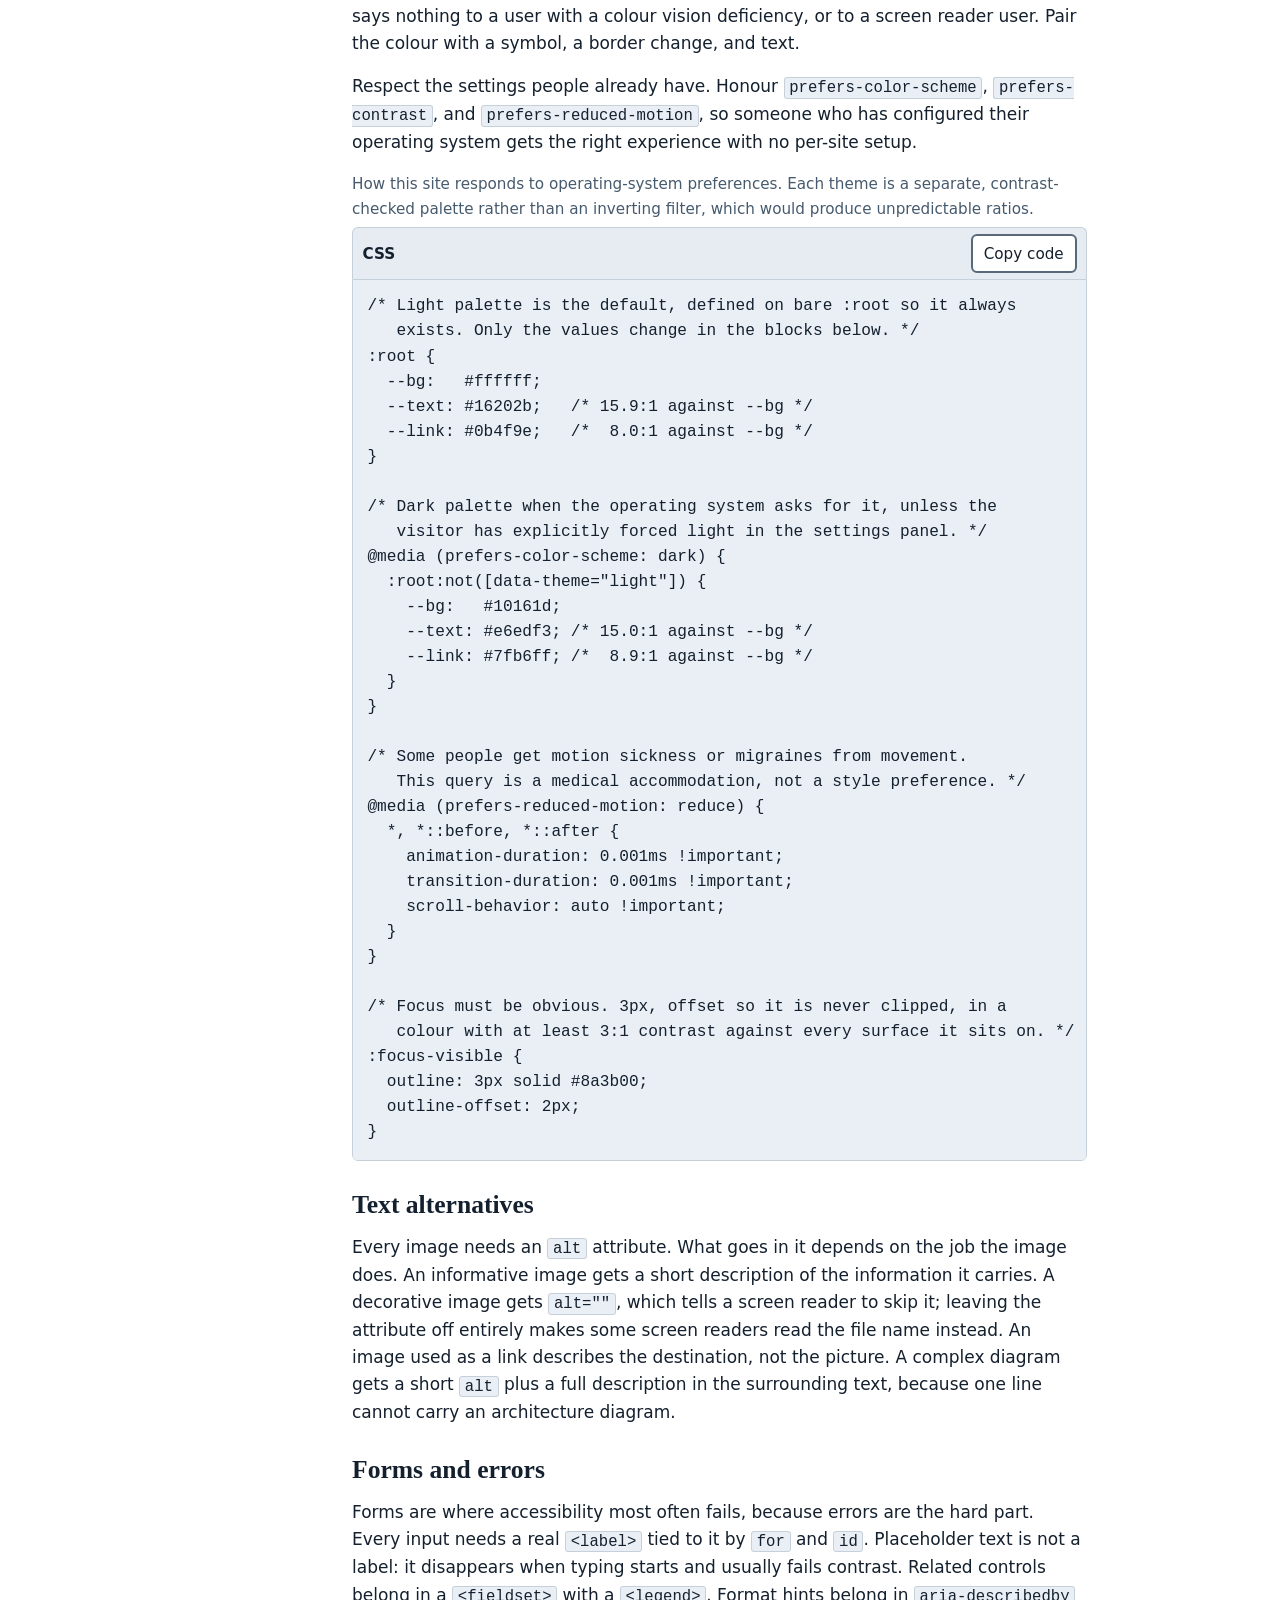
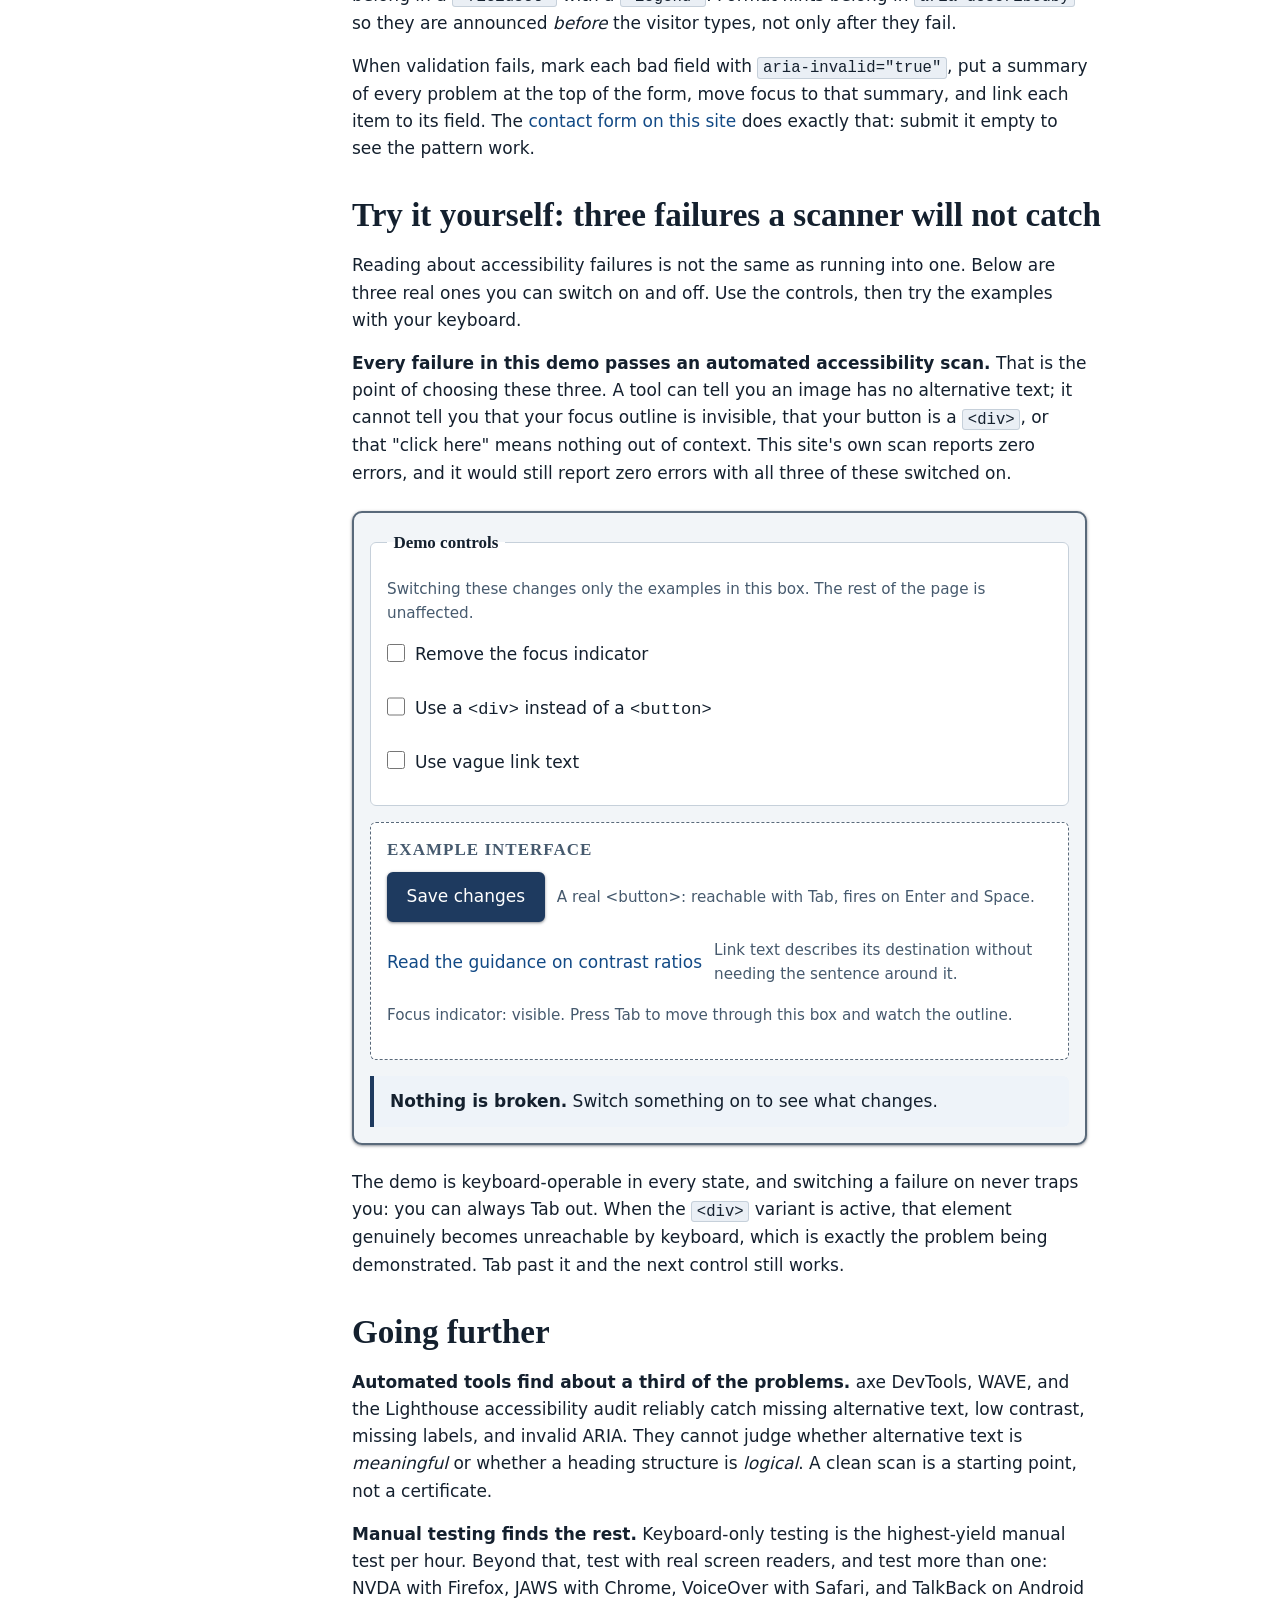
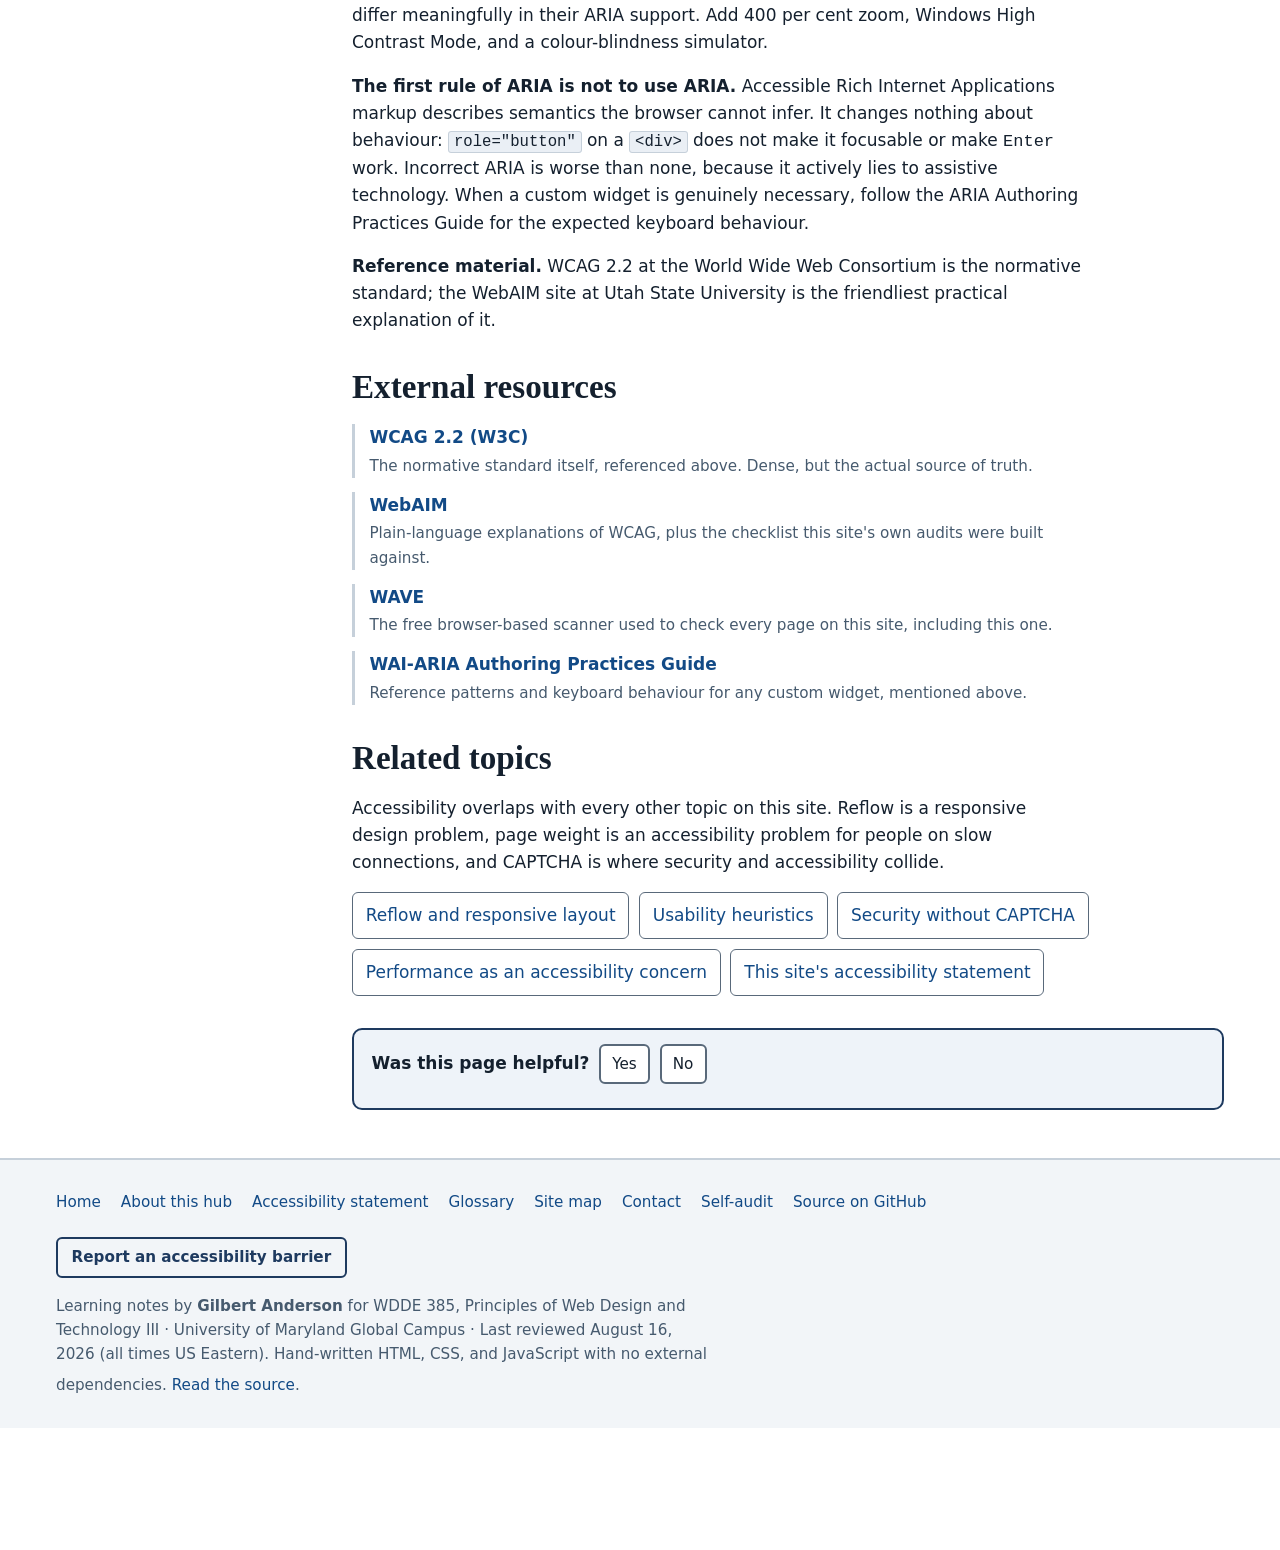
<file: accessibility.html>
<!DOCTYPE html>
<html lang="en">
<head>
<meta charset="utf-8">
<meta name="viewport" content="width=device-width, initial-scale=1">
<link rel="icon" href="favicon.svg" type="image/svg+xml">
<title>Accessibility &amp; Inclusive Design | WDDE 385 Web Design Resource Hub</title>
<meta name="description" content="Semantic HTML, keyboard operation, colour contrast, assistive technology, and WCAG 2.2 conformance: a practical introduction to accessible and inclusive web design.">
<!-- static asset version: bump ?v= here AND on main.min.js's <script>
     tag below whenever styles.css or main.js changes; keep both
     numbers equal (see optimization.html "One tradeoff, disclosed rather than hidden") -->
<link rel="stylesheet" href="styles.min.css?v=1">
<script>
(function(){var d=document.documentElement;d.classList.add('js');try{var p=JSON.parse(localStorage.getItem('hubPrefs')||'{}');if(p.theme&&p.theme!=='system'){d.setAttribute('data-theme',p.theme);}if(p.textsize&&p.textsize!=='default'){d.setAttribute('data-textsize',p.textsize);}if(p.motion==='reduced'){d.setAttribute('data-motion','reduced');}if(p.underline==='on'){d.setAttribute('data-underline','on');}}catch(e){}})();
</script>
</head>
<body>

<a class="skip-link" href="#main">Skip to main content</a>

<header class="site-header">
  <div class="wrap header-inner">
    <a class="brand" href="index.html">
      <span class="brand-course">WDDE 385</span>
      <span class="brand-name">Web Design Resource Hub</span>
    </a>
    <div class="header-actions">
      <button type="button" id="nav-toggle" class="btn-menu" aria-expanded="false" aria-controls="primary-nav" hidden>Menu</button>
      <button type="button" id="a11y-toggle" class="btn-quiet" aria-expanded="false" aria-controls="a11y-panel" hidden>Accessibility settings</button>
    </div>
    <nav id="primary-nav" class="primary-nav" aria-label="Primary">
      <ul>
        <li><a href="index.html">Home</a></li>
        <li><a href="ux-design.html">UX Design</a></li>
        <li><a href="accessibility.html" aria-current="page">Accessibility</a></li>
        <li><a href="security.html">Security</a></li>
        <li><a href="optimization.html">Optimization</a></li>
        <li><a href="responsive-design.html">Responsive Design</a></li>
        <li><a href="contact.html">Contact</a></li>
      </ul>
    </nav>
  </div>
  <div id="a11y-panel" class="a11y-panel" hidden></div>
</header>

<nav class="breadcrumbs" aria-label="Breadcrumb">
  <div class="wrap">
    <ol>
      <li><a href="index.html">Home</a></li>
      <li><a href="accessibility.html" aria-current="page">Accessibility &amp; Inclusive Design</a></li>
    </ol>
  </div>
</nav>

<main id="main" class="page" tabindex="-1">
  <div class="wrap topic-layout">

    <details class="toc" open>
      <summary>On this page</summary>
      <nav aria-label="On this page">
        <ul>
          <li><a href="#summary">In plain language</a></li>
          <li><a href="#why">Why it matters</a></li>
          <li><a href="#guidance">Core guidance</a>
            <ul>
              <li><a href="#semantic">Semantic HTML first</a></li>
              <li><a href="#keyboard">Keyboard operation</a></li>
              <li><a href="#contrast">Colour and contrast</a></li>
              <li><a href="#images">Text alternatives</a></li>
              <li><a href="#forms">Forms and errors</a></li>
            </ul>
          </li>
          <li><a href="#demo">Try it yourself</a></li>
          <li><a href="#further">Going further</a></li>
          <li><a href="#resources">External resources</a></li>
          <li><a href="#related">Related topics</a></li>
        </ul>
      </nav>
    </details>
    <script>if(window.matchMedia&&!window.matchMedia('(min-width:64em)').matches){document.currentScript.previousElementSibling.open=false;}</script>

    <article>
      <h1>Accessibility &amp; Inclusive Design</h1>

      <div class="layer-summary">
        <h2 id="summary">In plain language</h2>
        <p>Web accessibility means building sites that people with disabilities can use.
        That includes people who are blind or have low vision, people who are deaf or hard of
        hearing, people who cannot use a mouse, and people with cognitive or learning
        disabilities.</p>
        <p>Inclusive design is the wider habit behind it: design for the widest range of
        people from the start, rather than fixing exclusions later. Most of the work is not
        exotic. It is using the right HTML element, making sure everything works from the
        keyboard, choosing readable colours, and writing clearly.</p>
      </div>

      <section>
        <h2 id="why">Why it matters</h2>
        <p>Roughly one person in six lives with a significant disability. If your site
        excludes them, it excludes a share of your audience larger than most browsers you
        bother to test.</p>
        <p>It is also a legal requirement in a growing number of places. Public bodies and
        educational institutions in the United States are expected to meet Section 508, which
        is aligned with the Web Content Accessibility Guidelines, usually written
        <abbr title="Web Content Accessibility Guidelines">WCAG</abbr>. Similar obligations
        exist across the European Union and elsewhere. But compliance is a floor, not a goal.
        A site can pass every automated check and still be miserable to use.</p>
        <p>The strongest argument is the curb-cut effect. Accommodations built for a
        permanent disability serve far more people than they were designed for. Captions
        serve a deaf viewer, a commuter in a noisy carriage, and a learner reading in a second
        language. Large touch targets serve someone with a tremor and anyone holding a phone
        one-handed. A layout that reflows at 320 pixels serves a low-vision user at 400 per
        cent zoom and every phone visitor you have.</p>
      </section>

      <section>
        <h2 id="guidance">Core guidance</h2>
        <p>WCAG organises its criteria under four principles, remembered as POUR: content
        must be <strong>Perceivable</strong>, <strong>Operable</strong>,
        <strong>Understandable</strong>, and <strong>Robust</strong>. The guidance below is
        the short version of what that means in practice.</p>

        <h3 id="semantic">Semantic HTML first</h3>
        <p>The single highest-value decision in accessibility is to use the HTML element that
        already means what you want. A <code>&lt;button&gt;</code> is focusable, operable with
        both <kbd>Enter</kbd> and <kbd>Space</kbd>, and announced as a button, with no extra
        work. A <code>&lt;div&gt;</code> styled to look like a button is none of those things
        until a large amount of ARIA and JavaScript rebuilds what the browser gave you for
        free, and that rebuild is where bugs live.</p>
        <p>Landmark elements let screen reader users jump straight to a region instead of
        reading from the top. Headings do the same job inside the page, which is why the
        hierarchy must never skip a level: an <code>&lt;h4&gt;</code> directly after an
        <code>&lt;h2&gt;</code> tells a screen reader user that a section is missing.</p>

        <figure class="code-sample">
          <figcaption>The page skeleton this site uses. Each landmark element gives assistive
          technology a named region to jump to, and the skip link is the first item in the tab
          order so keyboard users can bypass the navigation.</figcaption>
          <div class="code-head"><span class="code-lang">HTML</span></div>
<pre tabindex="0" role="region" aria-label="Code sample: semantic page skeleton with landmarks"><code>&lt;body&gt;
  &lt;!-- First focusable element on the page. Positioned off-screen
       until it receives focus, then it becomes visible. --&gt;
  &lt;a class="skip-link" href="#main"&gt;Skip to main content&lt;/a&gt;

  &lt;header&gt;                          &lt;!-- role="banner" --&gt;
    &lt;!-- aria-label distinguishes this nav from the footer nav,
         so a screen reader's landmark list is not two "navigation"
         entries with no way to tell them apart. --&gt;
    &lt;nav aria-label="Primary"&gt;
      &lt;ul&gt;
        &lt;!-- aria-current marks the page you are on. It is a state,
             not a style, so it is announced as well as shown. --&gt;
        &lt;li&gt;&lt;a href="/accessibility" aria-current="page"&gt;Accessibility&lt;/a&gt;&lt;/li&gt;
      &lt;/ul&gt;
    &lt;/nav&gt;
  &lt;/header&gt;

  &lt;!-- tabindex="-1" lets the skip link move focus here.
       Without it, some browsers scroll but leave focus behind. --&gt;
  &lt;main id="main" tabindex="-1"&gt;
    &lt;h1&gt;One h1 per page, describing this page only&lt;/h1&gt;
    &lt;h2&gt;Never skip from h1 straight to h3&lt;/h2&gt;
  &lt;/main&gt;

  &lt;footer&gt;&lt;/footer&gt;              &lt;!-- role="contentinfo" --&gt;
&lt;/body&gt;</code></pre>
        </figure>

        <h3 id="keyboard">Keyboard operation</h3>
        <p>Everything that works with a mouse must work with a keyboard. This is the baseline
        for people with motor disabilities, for screen reader users, and for anyone whose
        pointing device has failed. Test it by putting the mouse down and pressing
        <kbd>Tab</kbd> through the whole page.</p>
        <ul>
          <li>Every interactive element must be reachable and operable.</li>
          <li>Focus order must follow the visual order.</li>
          <li>The focus indicator must be clearly visible and never hidden behind a sticky
          header or overlay.</li>
          <li>There must be no keyboard trap: if <kbd>Tab</kbd> gets you in, <kbd>Tab</kbd>
          or <kbd>Escape</kbd> must get you out.</li>
          <li>Content that scrolls, such as a wide code block, needs
          <code>tabindex="0"</code> so a keyboard user can scroll it.</li>
        </ul>
        <p>Never remove the focus outline without replacing it with something better.
        <code>outline: none</code> with no substitute is the most common accessibility defect
        on the web.</p>

        <h3 id="contrast">Colour and contrast</h3>
        <p>Body text needs a contrast ratio of at least 4.5 to 1 against its background. Large
        text (24 pixels, or 19 pixels bold) needs 3 to 1. User interface components and the
        parts of graphics you must see to understand them also need 3 to 1. Check ratios with
        a contrast checker while you are choosing the palette, not after the site is built.</p>
        <p>Colour must never be the only signal. A form field marked as wrong by turning red
        says nothing to a user with a colour vision deficiency, or to a screen reader user.
        Pair the colour with a symbol, a border change, and text.</p>
        <p>Respect the settings people already have. Honour
        <code>prefers-color-scheme</code>, <code>prefers-contrast</code>, and
        <code>prefers-reduced-motion</code>, so someone who has configured their operating
        system gets the right experience with no per-site setup.</p>

        <figure class="code-sample">
          <figcaption>How this site responds to operating-system preferences. Each theme is a
          separate, contrast-checked palette rather than an inverting filter, which would
          produce unpredictable ratios.</figcaption>
          <div class="code-head"><span class="code-lang">CSS</span></div>
<pre tabindex="0" role="region" aria-label="Code sample: honouring operating system colour and motion preferences"><code>/* Light palette is the default, defined on bare :root so it always
   exists. Only the values change in the blocks below. */
:root {
  --bg:   #ffffff;
  --text: #16202b;   /* 15.9:1 against --bg */
  --link: #0b4f9e;   /*  8.0:1 against --bg */
}

/* Dark palette when the operating system asks for it, unless the
   visitor has explicitly forced light in the settings panel. */
@media (prefers-color-scheme: dark) {
  :root:not([data-theme="light"]) {
    --bg:   #10161d;
    --text: #e6edf3; /* 15.0:1 against --bg */
    --link: #7fb6ff; /*  8.9:1 against --bg */
  }
}

/* Some people get motion sickness or migraines from movement.
   This query is a medical accommodation, not a style preference. */
@media (prefers-reduced-motion: reduce) {
  *, *::before, *::after {
    animation-duration: 0.001ms !important;
    transition-duration: 0.001ms !important;
    scroll-behavior: auto !important;
  }
}

/* Focus must be obvious. 3px, offset so it is never clipped, in a
   colour with at least 3:1 contrast against every surface it sits on. */
:focus-visible {
  outline: 3px solid #8a3b00;
  outline-offset: 2px;
}</code></pre>
        </figure>

        <h3 id="images">Text alternatives</h3>
        <p>Every image needs an <code>alt</code> attribute. What goes in it depends on the
        job the image does. An informative image gets a short description of the information
        it carries. A decorative image gets <code>alt=""</code>, which tells a screen reader
        to skip it; leaving the attribute off entirely makes some screen readers read the
        file name instead. An image used as a link describes the destination, not the picture.
        A complex diagram gets a short <code>alt</code> plus a full description in the
        surrounding text, because one line cannot carry an architecture diagram.</p>

        <h3 id="forms">Forms and errors</h3>
        <p>Forms are where accessibility most often fails, because errors are the hard part.
        Every input needs a real <code>&lt;label&gt;</code> tied to it by
        <code>for</code> and <code>id</code>. Placeholder text is not a label: it disappears
        when typing starts and usually fails contrast. Related controls belong in a
        <code>&lt;fieldset&gt;</code> with a <code>&lt;legend&gt;</code>. Format hints belong
        in <code>aria-describedby</code> so they are announced <em>before</em> the visitor
        types, not only after they fail.</p>
        <p>When validation fails, mark each bad field with <code>aria-invalid="true"</code>,
        put a summary of every problem at the top of the form, move focus to that summary, and
        link each item to its field. The <a href="contact.html">contact form on this site</a>
        does exactly that: submit it empty to see the pattern work.</p>
      </section>

      <section>
        <h2 id="demo">Try it yourself: three failures a scanner will not catch</h2>
        <p>Reading about accessibility failures is not the same as running into one. Below are
        three real ones you can switch on and off. Use the controls, then try the examples with
        your keyboard.</p>
        <p><strong>Every failure in this demo passes an automated accessibility scan.</strong>
        That is the point of choosing these three. A tool can tell you an image has no
        alternative text; it cannot tell you that your focus outline is invisible, that your
        button is a <code>&lt;div&gt;</code>, or that "click here" means nothing out of context.
        This site's own scan reports zero errors, and it would still report zero errors with
        all three of these switched on.</p>

        <div class="demo" id="a11y-demo">
          <fieldset class="demo-controls">
            <legend>Demo controls</legend>
            <p class="demo-hint" id="demo-hint">Switching these changes only the examples in
            this box. The rest of the page is unaffected.</p>
            <div class="demo-switches">
              <label class="switch">
                <input type="checkbox" id="demo-focus" aria-describedby="demo-hint">
                <span>Remove the focus indicator</span>
              </label>
              <label class="switch">
                <input type="checkbox" id="demo-button" aria-describedby="demo-hint">
                <span>Use a <code>&lt;div&gt;</code> instead of a <code>&lt;button&gt;</code></span>
              </label>
              <label class="switch">
                <input type="checkbox" id="demo-link" aria-describedby="demo-hint">
                <span>Use vague link text</span>
              </label>
            </div>
          </fieldset>

          <div class="demo-stage">
            <h3 class="demo-h">Example interface</h3>

            <p class="demo-row">
              <button type="button" class="demo-btn" id="demo-real-btn">Save changes</button>
              <span class="demo-note" id="demo-btn-note" role="status">A real
              <code>&lt;button&gt;</code>: reachable with Tab, fires on Enter and Space.</span>
            </p>

            <p class="demo-row">
              <a class="demo-link" href="#demo" id="demo-real-link">Read the guidance on
              contrast ratios</a>
              <span class="demo-note" id="demo-link-note" role="status">Link text describes its
              destination without needing the sentence around it.</span>
            </p>

            <p class="demo-row demo-focus-hint">
              <span class="demo-note" id="demo-focus-note" role="status">Focus indicator:
              visible. Press Tab to move through this box and watch the outline.</span>
            </p>
          </div>

          <div class="demo-explain" id="demo-explain" role="region" aria-live="polite"
               aria-label="What is currently broken">
            <p><strong>Nothing is broken.</strong> Switch something on to see what changes.</p>
          </div>
        </div>

        <p class="note">The demo is keyboard-operable in every state, and switching a failure
        on never traps you: you can always Tab out. When the <code>&lt;div&gt;</code> variant
        is active, that element genuinely becomes unreachable by keyboard, which is exactly the
        problem being demonstrated. Tab past it and the next control still works.</p>
      </section>

      <section>
        <h2 id="further">Going further</h2>
        <p><strong>Automated tools find about a third of the problems.</strong> axe DevTools,
        WAVE, and the Lighthouse accessibility audit reliably catch missing alternative text,
        low contrast, missing labels, and invalid ARIA. They cannot judge whether alternative
        text is <em>meaningful</em> or whether a heading structure is <em>logical</em>. A
        clean scan is a starting point, not a certificate.</p>
        <p><strong>Manual testing finds the rest.</strong> Keyboard-only testing is the
        highest-yield manual test per hour. Beyond that, test with real screen readers, and
        test more than one: NVDA with Firefox, JAWS with Chrome, VoiceOver with Safari, and
        TalkBack on Android differ meaningfully in their ARIA support. Add 400 per cent zoom,
        Windows High Contrast Mode, and a colour-blindness simulator.</p>
        <p><strong>The first rule of ARIA is not to use ARIA.</strong> Accessible Rich
        Internet Applications markup describes semantics the browser cannot infer. It changes
        nothing about behaviour: <code>role="button"</code> on a <code>&lt;div&gt;</code> does
        not make it focusable or make <kbd>Enter</kbd> work. Incorrect ARIA is worse than
        none, because it actively lies to assistive technology. When a custom widget is
        genuinely necessary, follow the ARIA Authoring Practices Guide for the expected
        keyboard behaviour.</p>
        <p><strong>Reference material.</strong> WCAG 2.2 at the World Wide Web Consortium is
        the normative standard; the WebAIM site at Utah State University is the friendliest
        practical explanation of it.</p>
      </section>

      <section>
        <h2 id="resources">External resources</h2>
        <ul class="resource-list">
          <li><a href="https://www.w3.org/TR/WCAG22/">WCAG 2.2 (W3C)</a>
          <span class="resource-note">The normative standard itself, referenced above. Dense, but the actual source of truth.</span></li>
          <li><a href="https://webaim.org/">WebAIM</a>
          <span class="resource-note">Plain-language explanations of WCAG, plus the checklist this site's own audits were built against.</span></li>
          <li><a href="https://wave.webaim.org/">WAVE</a>
          <span class="resource-note">The free browser-based scanner used to check every page on this site, including this one.</span></li>
          <li><a href="https://www.w3.org/WAI/ARIA/apg/">WAI-ARIA Authoring Practices Guide</a>
          <span class="resource-note">Reference patterns and keyboard behaviour for any custom widget, mentioned above.</span></li>
        </ul>
      </section>

      <section>
        <h2 id="related">Related topics</h2>
        <p>Accessibility overlaps with every other topic on this site. Reflow is a responsive
        design problem, page weight is an accessibility problem for people on slow
        connections, and CAPTCHA is where security and accessibility collide.</p>
        <ul class="related-list">
          <li><a href="responsive-design.html">Reflow and responsive layout</a></li>
          <li><a href="ux-design.html">Usability heuristics</a></li>
          <li><a href="security.html">Security without CAPTCHA</a></li>
          <li><a href="optimization.html">Performance as an accessibility concern</a></li>
          <li><a href="about.html#accessibility-statement">This site's accessibility statement</a></li>
        </ul>
      </section>

      <div class="helpful" hidden>
        <p id="helpful-q">Was this page helpful?</p>
        <button type="button" class="btn-quiet" data-answer="yes" aria-describedby="helpful-q">Yes</button>
        <button type="button" class="btn-quiet" data-answer="no" aria-describedby="helpful-q">No</button>
        <p role="status"></p>
      </div>

    </article>
  </div>
</main>

<footer class="site-footer">
  <div class="wrap">
    <nav aria-label="Footer">
      <ul>
        <li><a href="index.html">Home</a></li>
        <li><a href="about.html">About this hub</a></li>
        <li><a href="about.html#accessibility-statement">Accessibility statement</a></li>
        <li><a href="about.html#glossary">Glossary</a></li>
        <li><a href="about.html#sitemap">Site map</a></li>
        <li><a href="contact.html">Contact</a></li>
        <li><a href="self-audit.html">Self-audit</a></li>
        <li><a href="https://github.com/gilbertanderson/wdde385">Source on GitHub</a></li>
      </ul>
    </nav>
    <p><a class="barrier-link" href="contact.html#category">Report an accessibility barrier</a></p>
    <p class="colophon">Learning notes by <strong>Gilbert Anderson</strong> for WDDE 385,
    Principles of Web Design and Technology III · University of Maryland Global Campus ·
    Last reviewed August 16, 2026 (all times US Eastern). Hand-written HTML, CSS, and
    JavaScript with no external dependencies.
    <a href="https://github.com/gilbertanderson/wdde385">Read the source</a>.</p>
  </div>
</footer>

<!-- keep this ?v= in sync with styles.min.css's <link> tag above -->
<script src="main.min.js?v=1" defer></script>
</body>
</html>
</file>
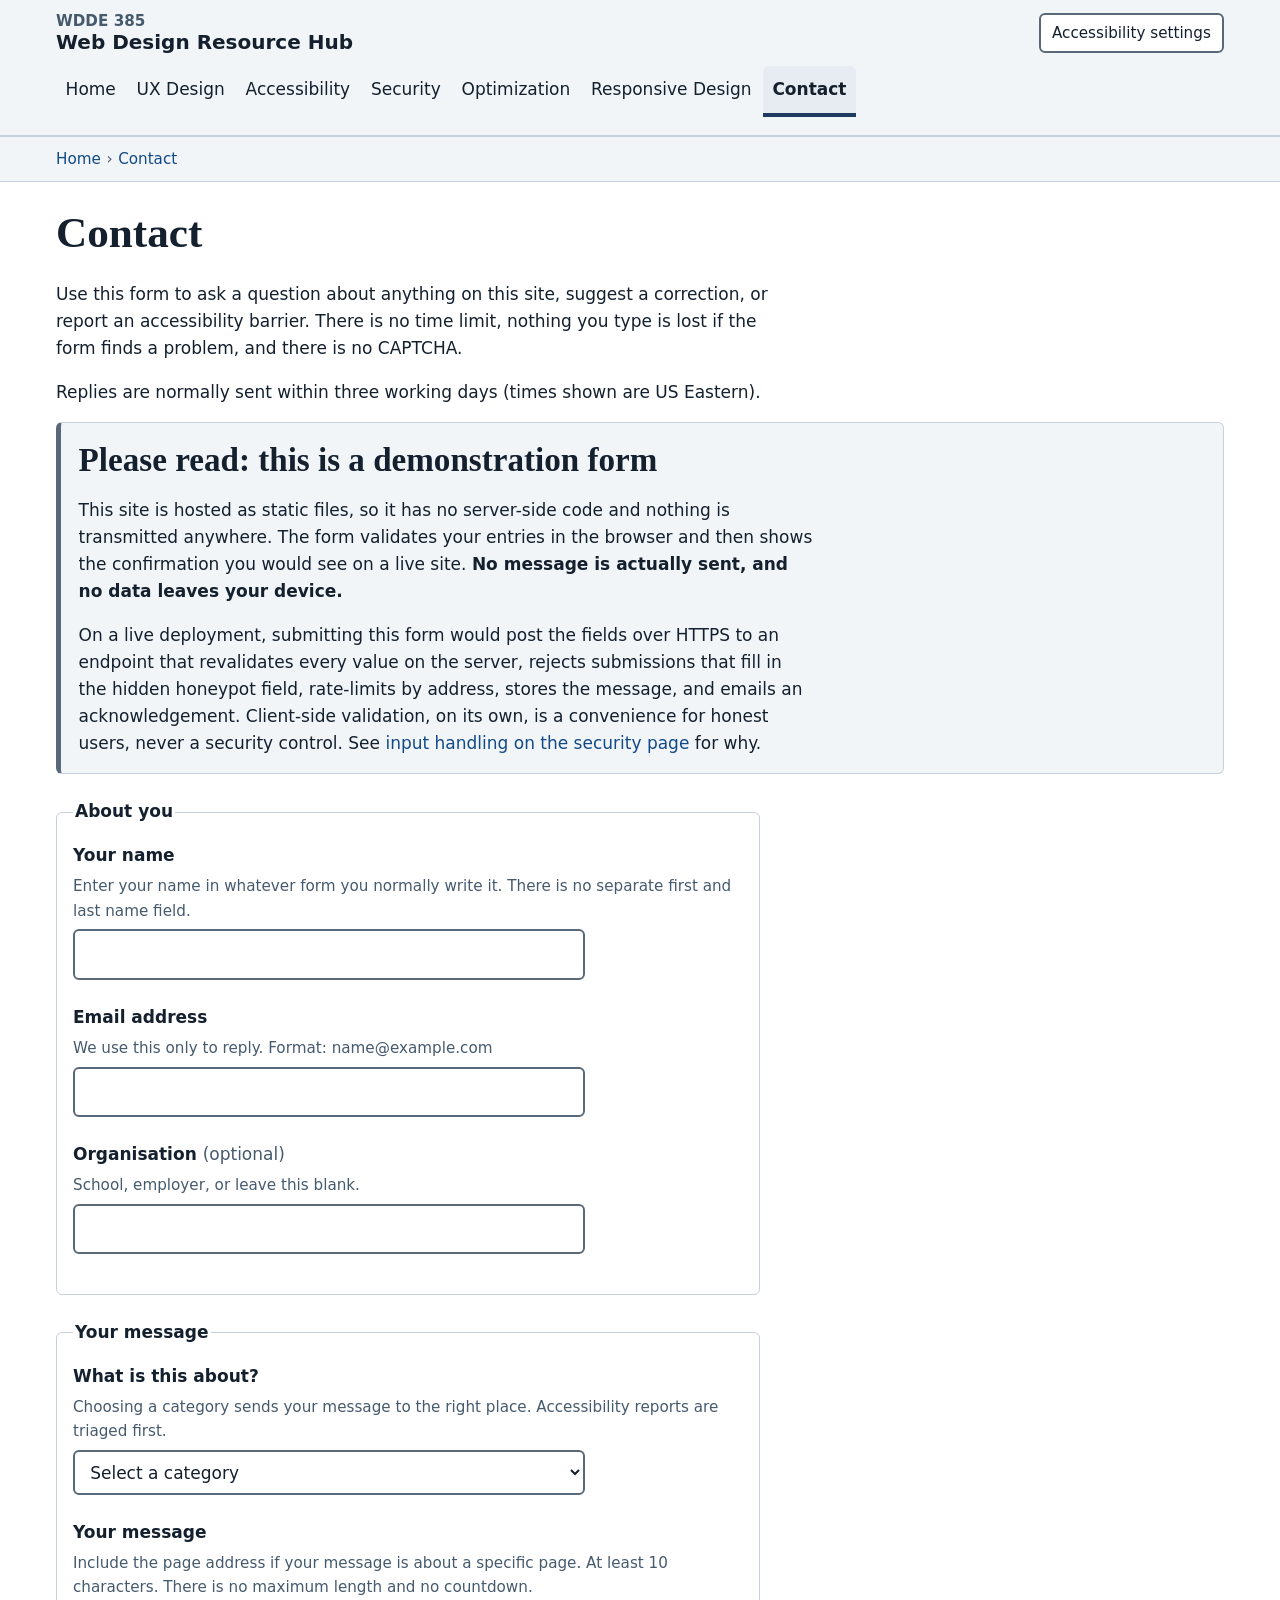
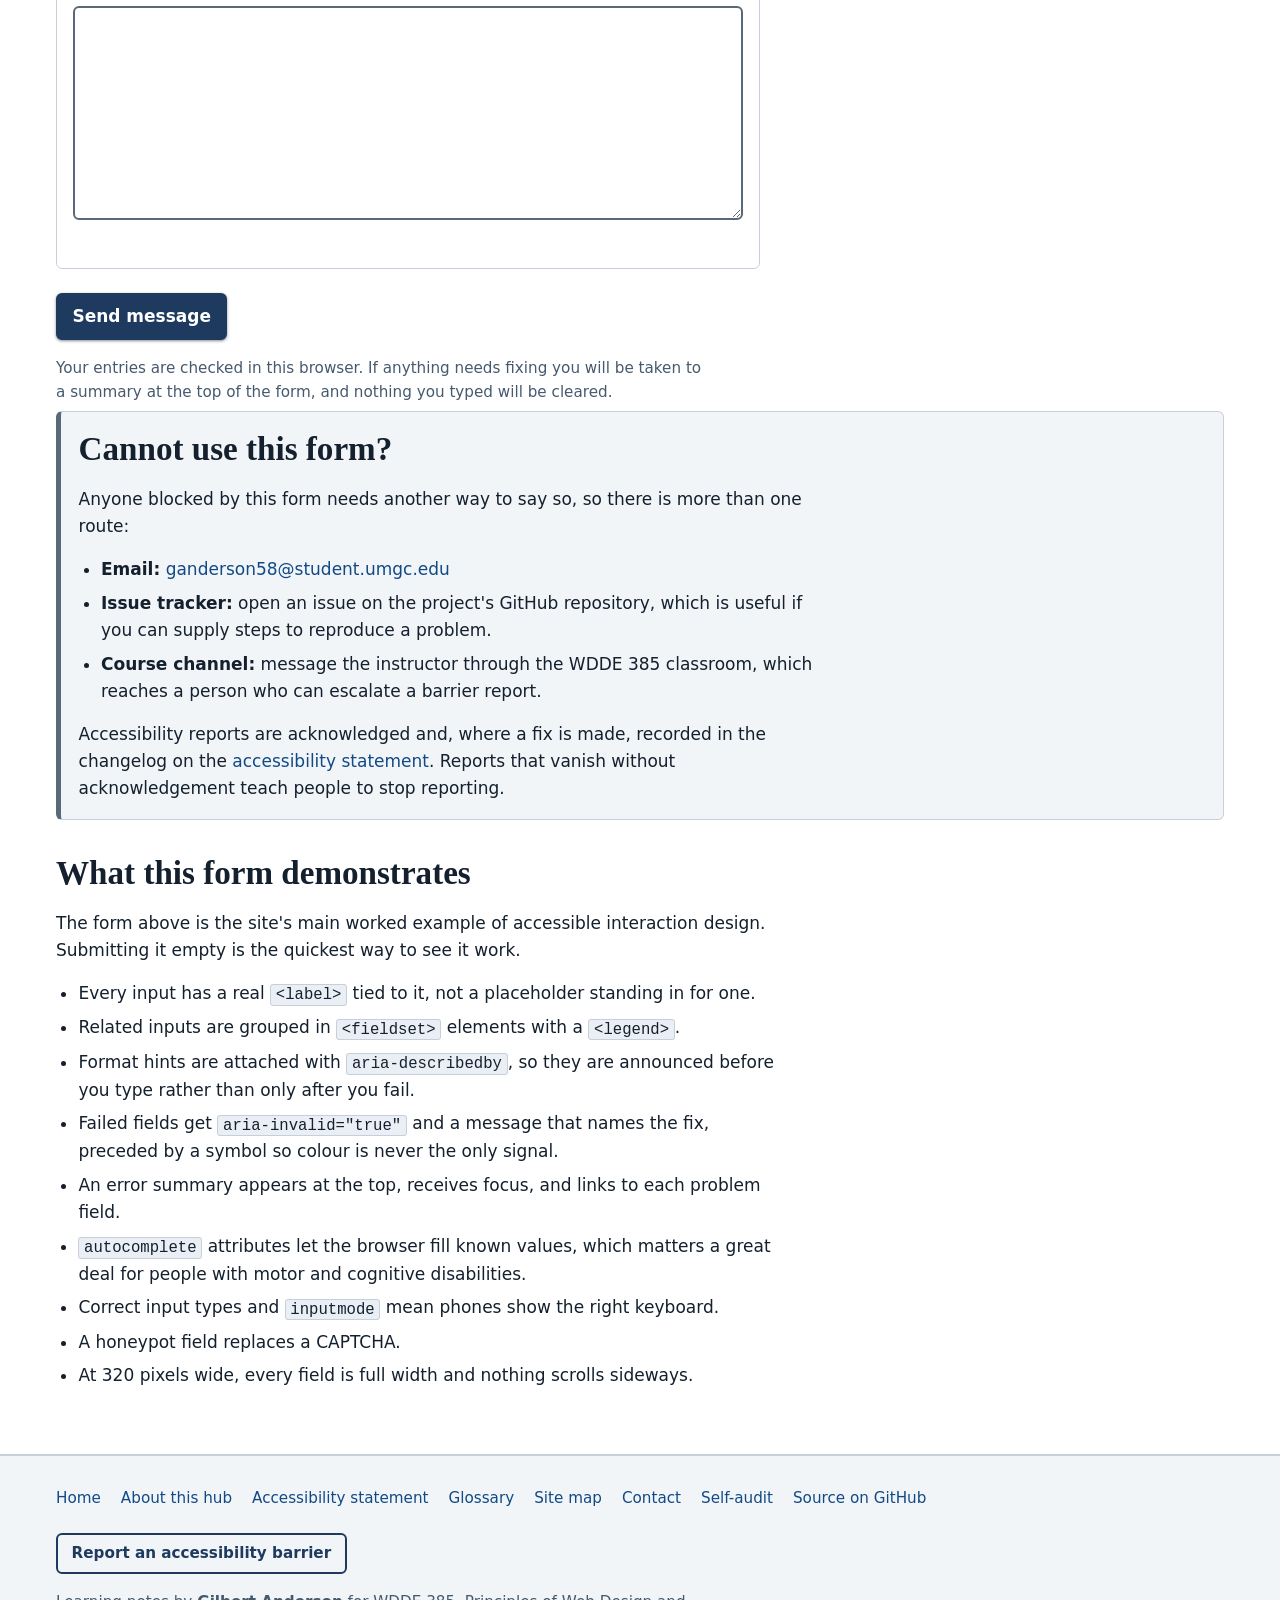
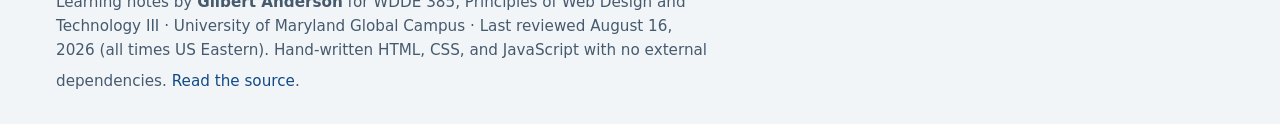
<file: contact.html>
<!DOCTYPE html>
<html lang="en">
<head>
<meta charset="utf-8">
<meta name="viewport" content="width=device-width, initial-scale=1">
<link rel="icon" href="favicon.svg" type="image/svg+xml">
<title>Contact | WDDE 385 Web Design Resource Hub</title>
<meta name="description" content="Ask a question, suggest a correction, or report an accessibility barrier. An accessible, responsive contact form with no CAPTCHA.">
<!-- static asset version: bump ?v= here AND on main.min.js's <script>
     tag below whenever styles.css or main.js changes; keep both
     numbers equal (see optimization.html "One tradeoff, disclosed rather than hidden") -->
<link rel="stylesheet" href="styles.min.css?v=1">
<script>
(function(){var d=document.documentElement;d.classList.add('js');try{var p=JSON.parse(localStorage.getItem('hubPrefs')||'{}');if(p.theme&&p.theme!=='system'){d.setAttribute('data-theme',p.theme);}if(p.textsize&&p.textsize!=='default'){d.setAttribute('data-textsize',p.textsize);}if(p.motion==='reduced'){d.setAttribute('data-motion','reduced');}if(p.underline==='on'){d.setAttribute('data-underline','on');}}catch(e){}})();
</script>
</head>
<body>

<a class="skip-link" href="#main">Skip to main content</a>

<header class="site-header">
  <div class="wrap header-inner">
    <a class="brand" href="index.html">
      <span class="brand-course">WDDE 385</span>
      <span class="brand-name">Web Design Resource Hub</span>
    </a>
    <div class="header-actions">
      <button type="button" id="nav-toggle" class="btn-menu" aria-expanded="false" aria-controls="primary-nav" hidden>Menu</button>
      <button type="button" id="a11y-toggle" class="btn-quiet" aria-expanded="false" aria-controls="a11y-panel" hidden>Accessibility settings</button>
    </div>
    <nav id="primary-nav" class="primary-nav" aria-label="Primary">
      <ul>
        <li><a href="index.html">Home</a></li>
        <li><a href="ux-design.html">UX Design</a></li>
        <li><a href="accessibility.html">Accessibility</a></li>
        <li><a href="security.html">Security</a></li>
        <li><a href="optimization.html">Optimization</a></li>
        <li><a href="responsive-design.html">Responsive Design</a></li>
        <li><a href="contact.html" aria-current="page">Contact</a></li>
      </ul>
    </nav>
  </div>
  <div id="a11y-panel" class="a11y-panel" hidden></div>
</header>

<nav class="breadcrumbs" aria-label="Breadcrumb">
  <div class="wrap">
    <ol>
      <li><a href="index.html">Home</a></li>
      <li><a href="contact.html" aria-current="page">Contact</a></li>
    </ol>
  </div>
</nav>

<main id="main" class="page" tabindex="-1">
  <div class="wrap">

    <h1>Contact</h1>
    <p>Use this form to ask a question about anything on this site, suggest a correction, or
    report an accessibility barrier. There is no time limit, nothing you type is lost if the
    form finds a problem, and there is no CAPTCHA.</p>
    <p>Replies are normally sent within three working days (times shown are US Eastern).</p>

    <div class="callout">
      <h2>Please read: this is a demonstration form</h2>
      <p>This site is hosted as static files, so it has no server-side code and nothing is
      transmitted anywhere. The form validates your entries in the browser and then shows the
      confirmation you would see on a live site. <strong>No message is actually sent, and no
      data leaves your device.</strong></p>
      <p>On a live deployment, submitting this form would post the fields over HTTPS to an
      endpoint that revalidates every value on the server, rejects submissions that fill in
      the hidden honeypot field, rate-limits by address, stores the message, and emails an
      acknowledgement. Client-side validation, on its own, is a convenience for honest users, never a security control. See
      <a href="security.html#injection">input handling on the security page</a> for why.</p>
    </div>

    <!-- Error summary. Empty and hidden until validation fails; the
         script fills it, unhides it, and moves focus to its heading. -->
    <div id="error-summary" class="error-summary" hidden></div>

    <!-- Success confirmation. role="status" is a polite live region, so
         the confirmation is announced as well as shown. -->
    <div id="form-success" class="form-success" role="status" hidden>
      <h2 id="form-success-heading" tabindex="-1">Your message has been validated</h2>
      <p>Reference <strong id="success-ref"></strong>. On a live deployment this is the point
      at which the message would be sent and an acknowledgement emailed to you within three
      working days.</p>
      <p>Because this site is static, nothing was transmitted. Nothing you typed left your
      browser.</p>
      <p><a href="index.html">Return to the home page</a> or
      <a href="accessibility.html">read the accessibility guide</a>.</p>
    </div>

    <form id="contact-form" novalidate>

      <fieldset>
        <legend>About you</legend>

        <div class="field">
          <label for="name">Your name</label>
          <span class="hint" id="name-hint">Enter your name in whatever form you normally
          write it. There is no separate first and last name field.</span>
          <input type="text" id="name" name="name"
                 autocomplete="name"
                 aria-describedby="name-hint name-error">
          <span class="field-error" id="name-error" hidden></span>
        </div>

        <div class="field">
          <label for="email">Email address</label>
          <span class="hint" id="email-hint">We use this only to reply. Format:
          name@example.com</span>
          <input type="email" id="email" name="email"
                 autocomplete="email" inputmode="email" spellcheck="false"
                 aria-describedby="email-hint email-error">
          <span class="field-error" id="email-error" hidden></span>
        </div>

        <div class="field">
          <label for="organisation">Organisation <span class="optional">(optional)</span></label>
          <span class="hint" id="organisation-hint">School, employer, or leave this
          blank.</span>
          <input type="text" id="organisation" name="organisation"
                 autocomplete="organization"
                 aria-describedby="organisation-hint">
        </div>
      </fieldset>

      <fieldset>
        <legend>Your message</legend>

        <div class="field">
          <label for="category">What is this about?</label>
          <span class="hint" id="category-hint">Choosing a category sends your message to the
          right place. Accessibility reports are triaged first.</span>
          <select id="category" name="category"
                  aria-describedby="category-hint category-error">
            <option value="">Select a category</option>
            <option value="accessibility">Report an accessibility barrier</option>
            <option value="question">Question about the content</option>
            <option value="correction">Correction or broken link</option>
            <option value="suggestion">Suggest a topic</option>
            <option value="other">Something else</option>
          </select>
          <span class="field-error" id="category-error" hidden></span>
        </div>

        <div class="field">
          <label for="message">Your message</label>
          <span class="hint" id="message-hint">Include the page address if your message is
          about a specific page. At least 10 characters. There is no maximum length and no
          countdown.</span>
          <textarea id="message" name="message" rows="7"
                    aria-describedby="message-hint message-error"></textarea>
          <span class="field-error" id="message-error" hidden></span>
        </div>
      </fieldset>

      <!-- Honeypot. Positioned off-screen, removed from the accessibility
           tree, and skipped by the keyboard, so no human ever meets it.
           A value here means an automated submission. This is why the
           form needs no CAPTCHA. -->
      <div class="honeypot" aria-hidden="true">
        <label for="website">Leave this field empty</label>
        <input type="text" id="website" name="website" tabindex="-1" autocomplete="off">
      </div>

      <p><button type="submit" class="btn-primary">Send message</button></p>
      <p class="hint">Your entries are checked in this browser. If anything needs fixing you
      will be taken to a summary at the top of the form, and nothing you typed will be
      cleared.</p>
    </form>

    <div class="callout">
      <h2 id="alternatives">Cannot use this form?</h2>
      <p>Anyone blocked by this form needs another way to say so, so there is more than one
      route:</p>
      <ul>
        <li><strong>Email:</strong>
        <a href="mailto:ganderson58@student.umgc.edu">ganderson58@student.umgc.edu</a></li>
        <li><strong>Issue tracker:</strong> open an issue on the project's GitHub repository,
        which is useful if you can supply steps to reproduce a problem.</li>
        <li><strong>Course channel:</strong> message the instructor through the WDDE 385
        classroom, which reaches a person who can escalate a barrier report.</li>
      </ul>
      <p>Accessibility reports are acknowledged and, where a fix is made, recorded in the
      changelog on the <a href="about.html#accessibility-statement">accessibility
      statement</a>. Reports that vanish without acknowledgement teach people to stop
      reporting.</p>
    </div>

    <h2>What this form demonstrates</h2>
    <p>The form above is the site's main worked example of accessible interaction design.
    Submitting it empty is the quickest way to see it work.</p>
    <ul>
      <li>Every input has a real <code>&lt;label&gt;</code> tied to it, not a placeholder
      standing in for one.</li>
      <li>Related inputs are grouped in <code>&lt;fieldset&gt;</code> elements with a
      <code>&lt;legend&gt;</code>.</li>
      <li>Format hints are attached with <code>aria-describedby</code>, so they are announced
      before you type rather than only after you fail.</li>
      <li>Failed fields get <code>aria-invalid="true"</code> and a message that names the fix,
      preceded by a symbol so colour is never the only signal.</li>
      <li>An error summary appears at the top, receives focus, and links to each problem
      field.</li>
      <li><code>autocomplete</code> attributes let the browser fill known values, which
      matters a great deal for people with motor and cognitive disabilities.</li>
      <li>Correct input types and <code>inputmode</code> mean phones show the right keyboard.</li>
      <li>A honeypot field replaces a CAPTCHA.</li>
      <li>At 320 pixels wide, every field is full width and nothing scrolls sideways.</li>
    </ul>

  </div>
</main>

<footer class="site-footer">
  <div class="wrap">
    <nav aria-label="Footer">
      <ul>
        <li><a href="index.html">Home</a></li>
        <li><a href="about.html">About this hub</a></li>
        <li><a href="about.html#accessibility-statement">Accessibility statement</a></li>
        <li><a href="about.html#glossary">Glossary</a></li>
        <li><a href="about.html#sitemap">Site map</a></li>
        <li><a href="contact.html">Contact</a></li>
        <li><a href="self-audit.html">Self-audit</a></li>
        <li><a href="https://github.com/gilbertanderson/wdde385">Source on GitHub</a></li>
      </ul>
    </nav>
    <p><a class="barrier-link" href="contact.html#category">Report an accessibility barrier</a></p>
    <p class="colophon">Learning notes by <strong>Gilbert Anderson</strong> for WDDE 385,
    Principles of Web Design and Technology III · University of Maryland Global Campus ·
    Last reviewed August 16, 2026 (all times US Eastern). Hand-written HTML, CSS, and
    JavaScript with no external dependencies.
    <a href="https://github.com/gilbertanderson/wdde385">Read the source</a>.</p>
  </div>
</footer>

<!-- keep this ?v= in sync with styles.min.css's <link> tag above -->
<script src="main.min.js?v=1" defer></script>
</body>
</html>
</file>
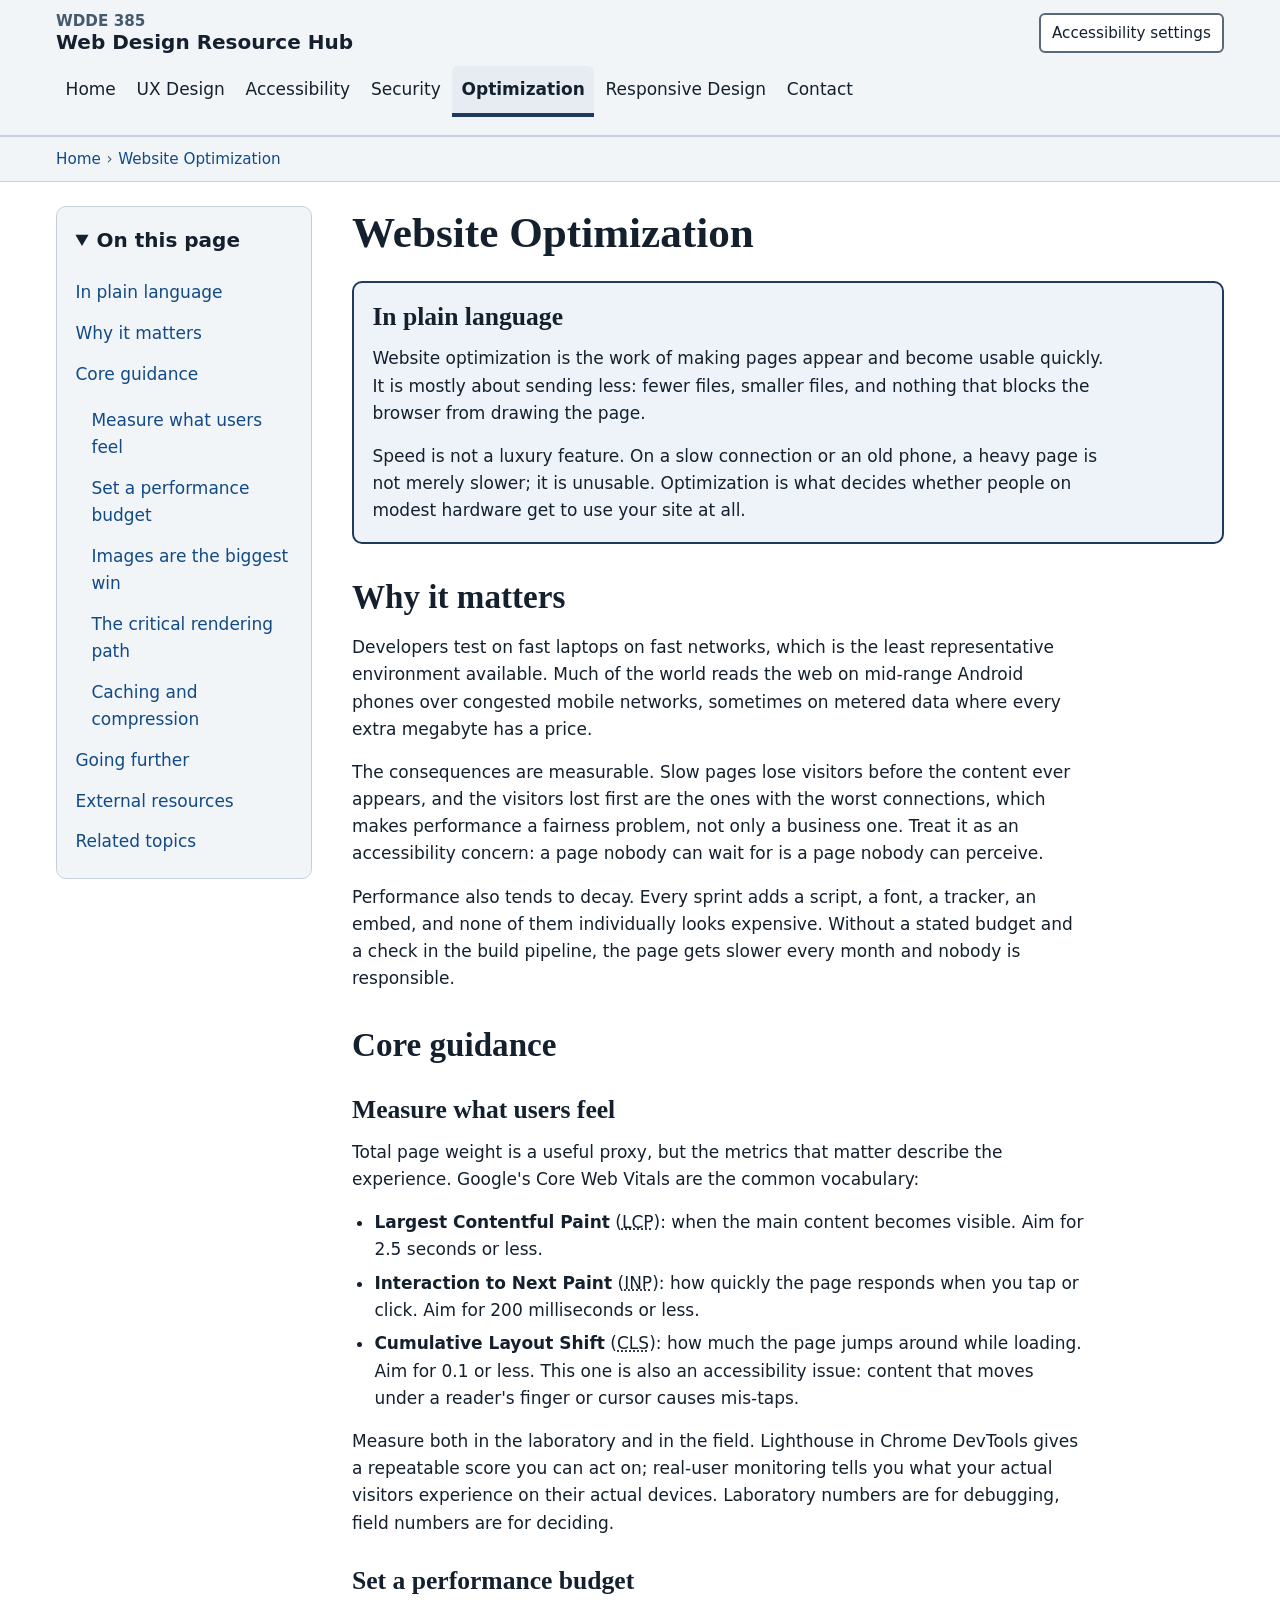
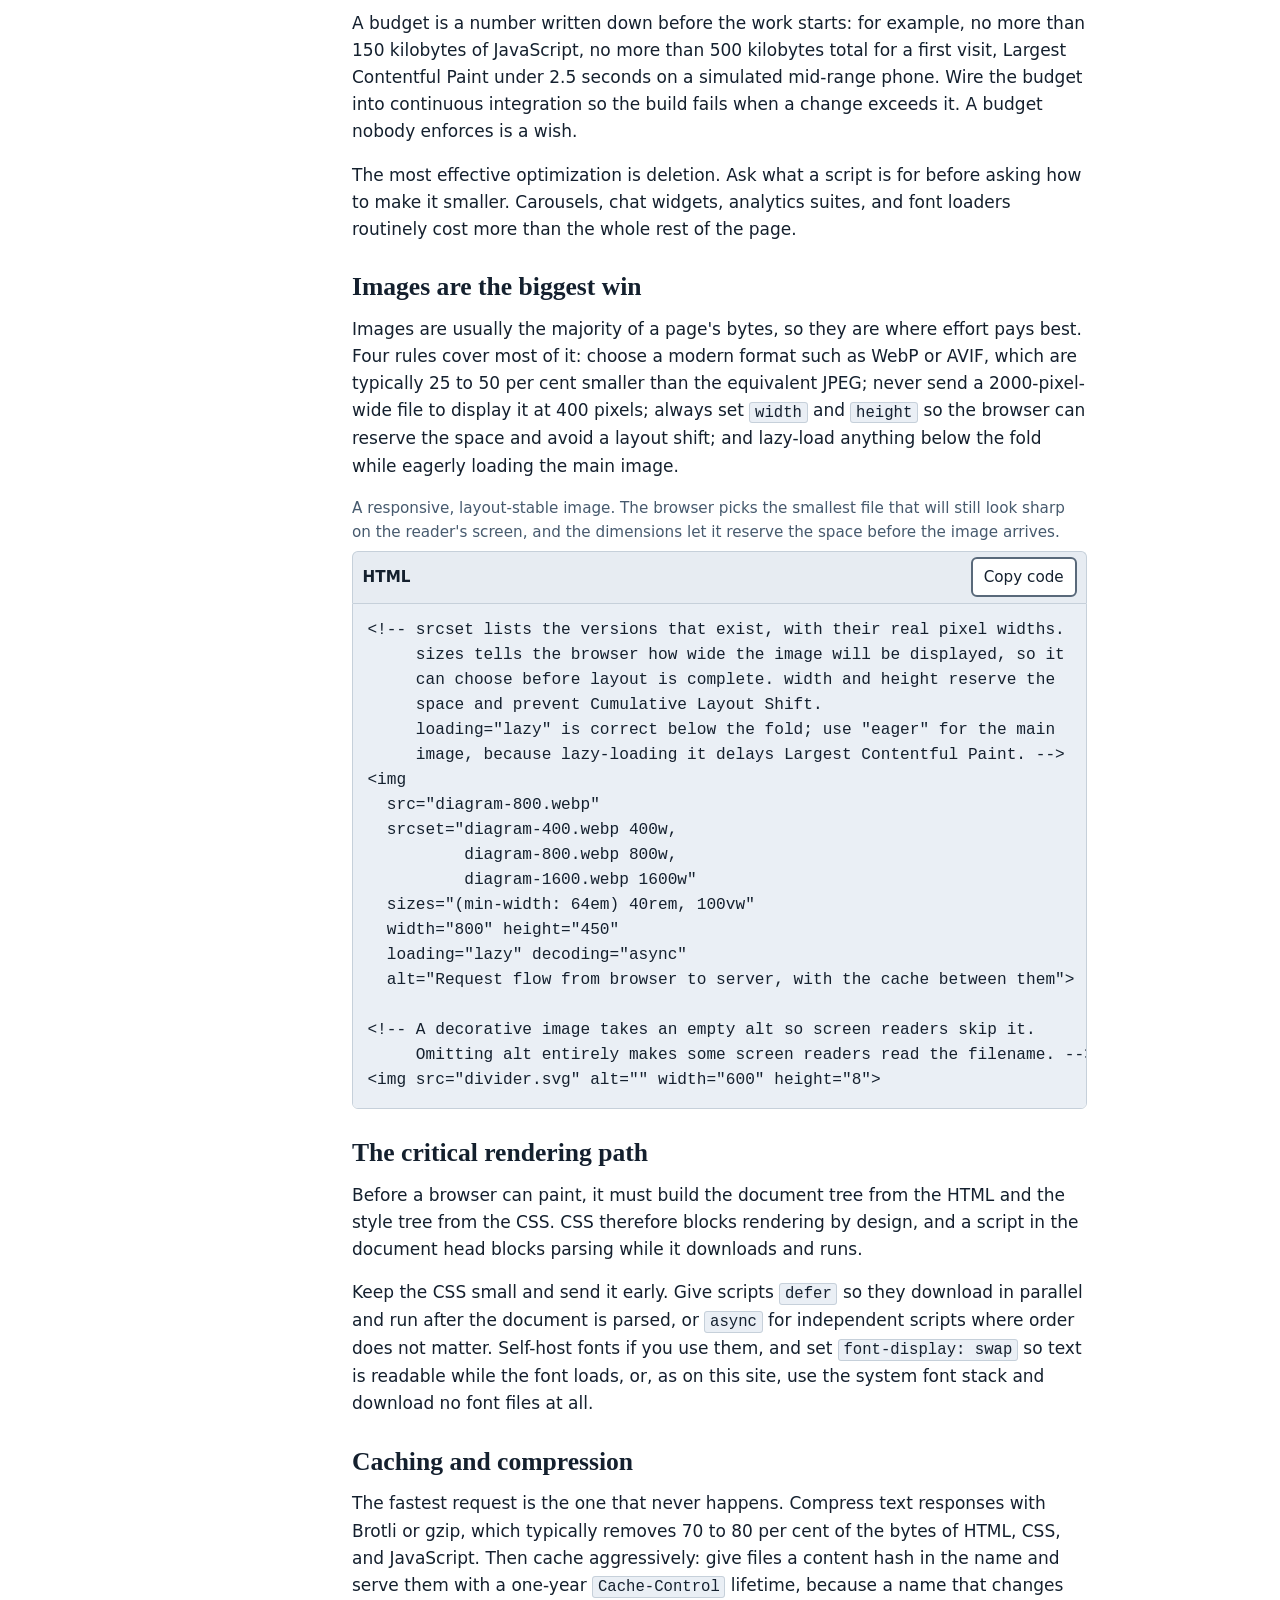
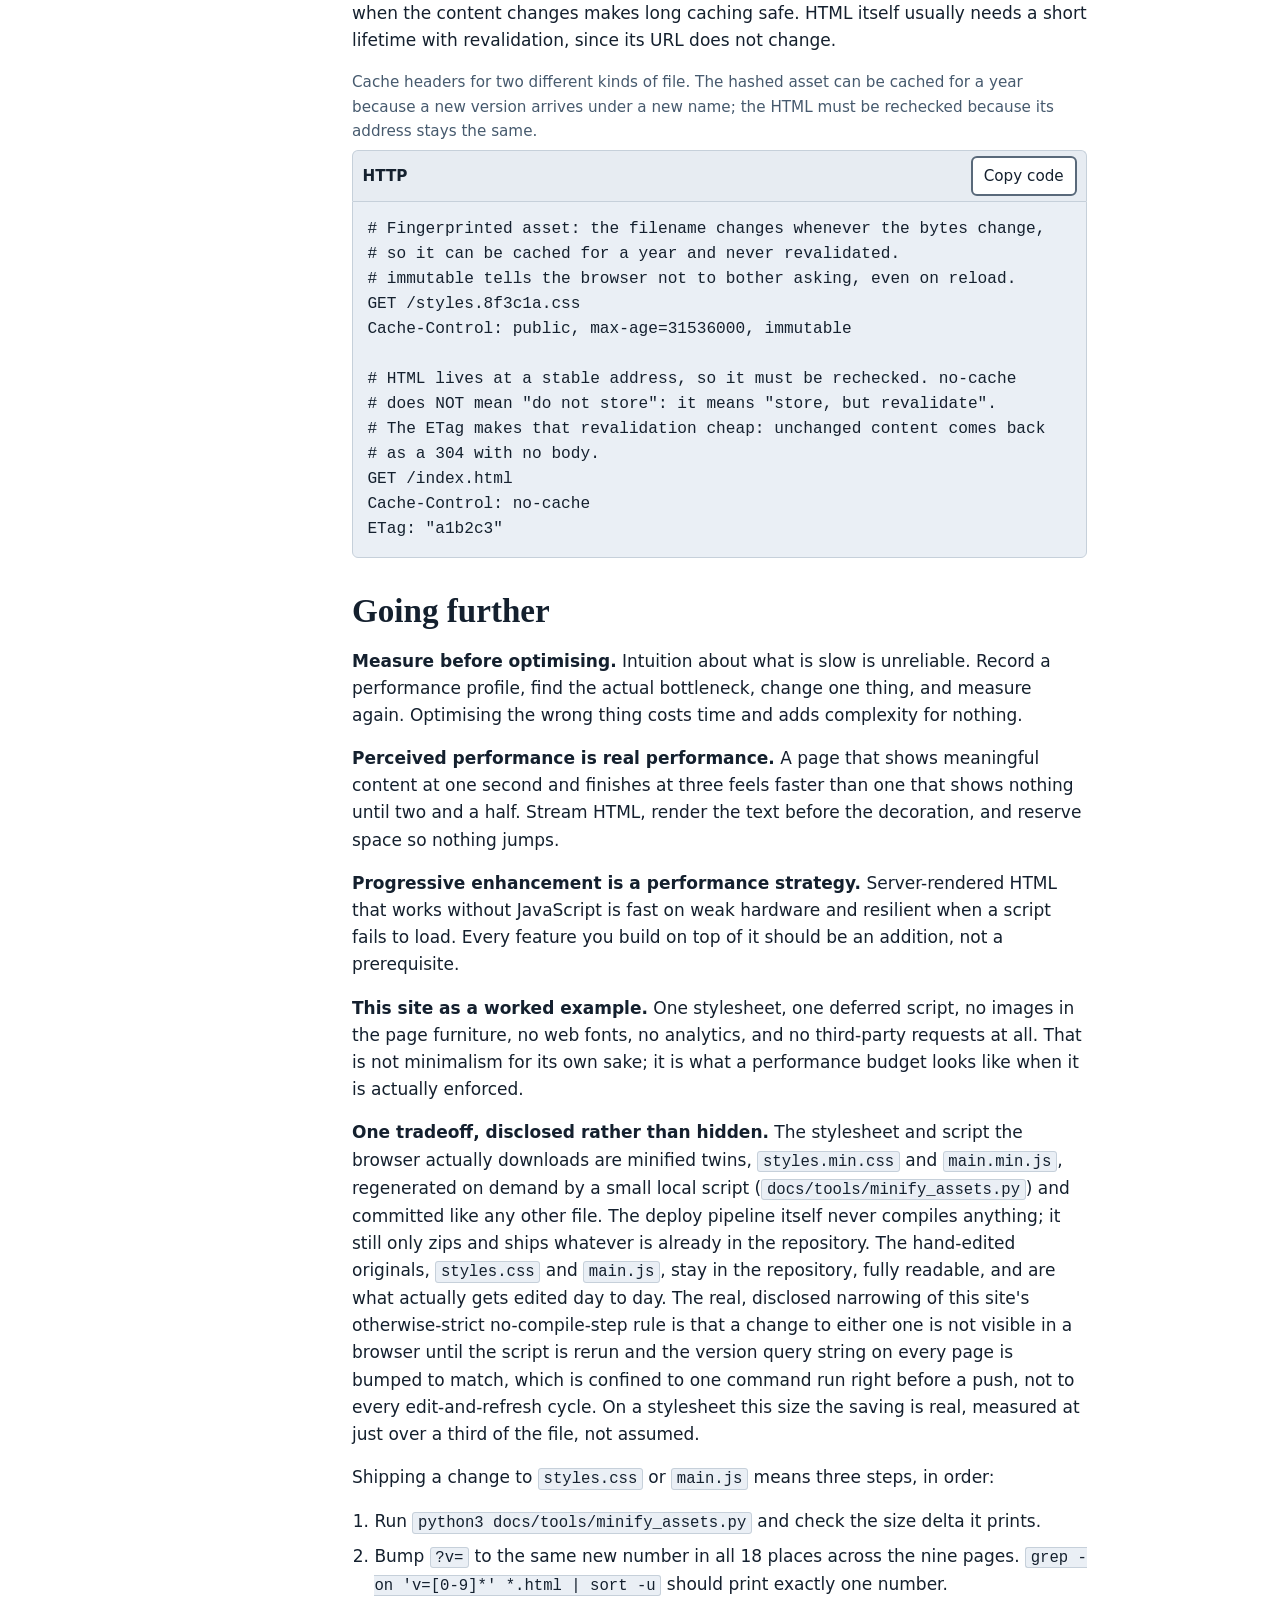
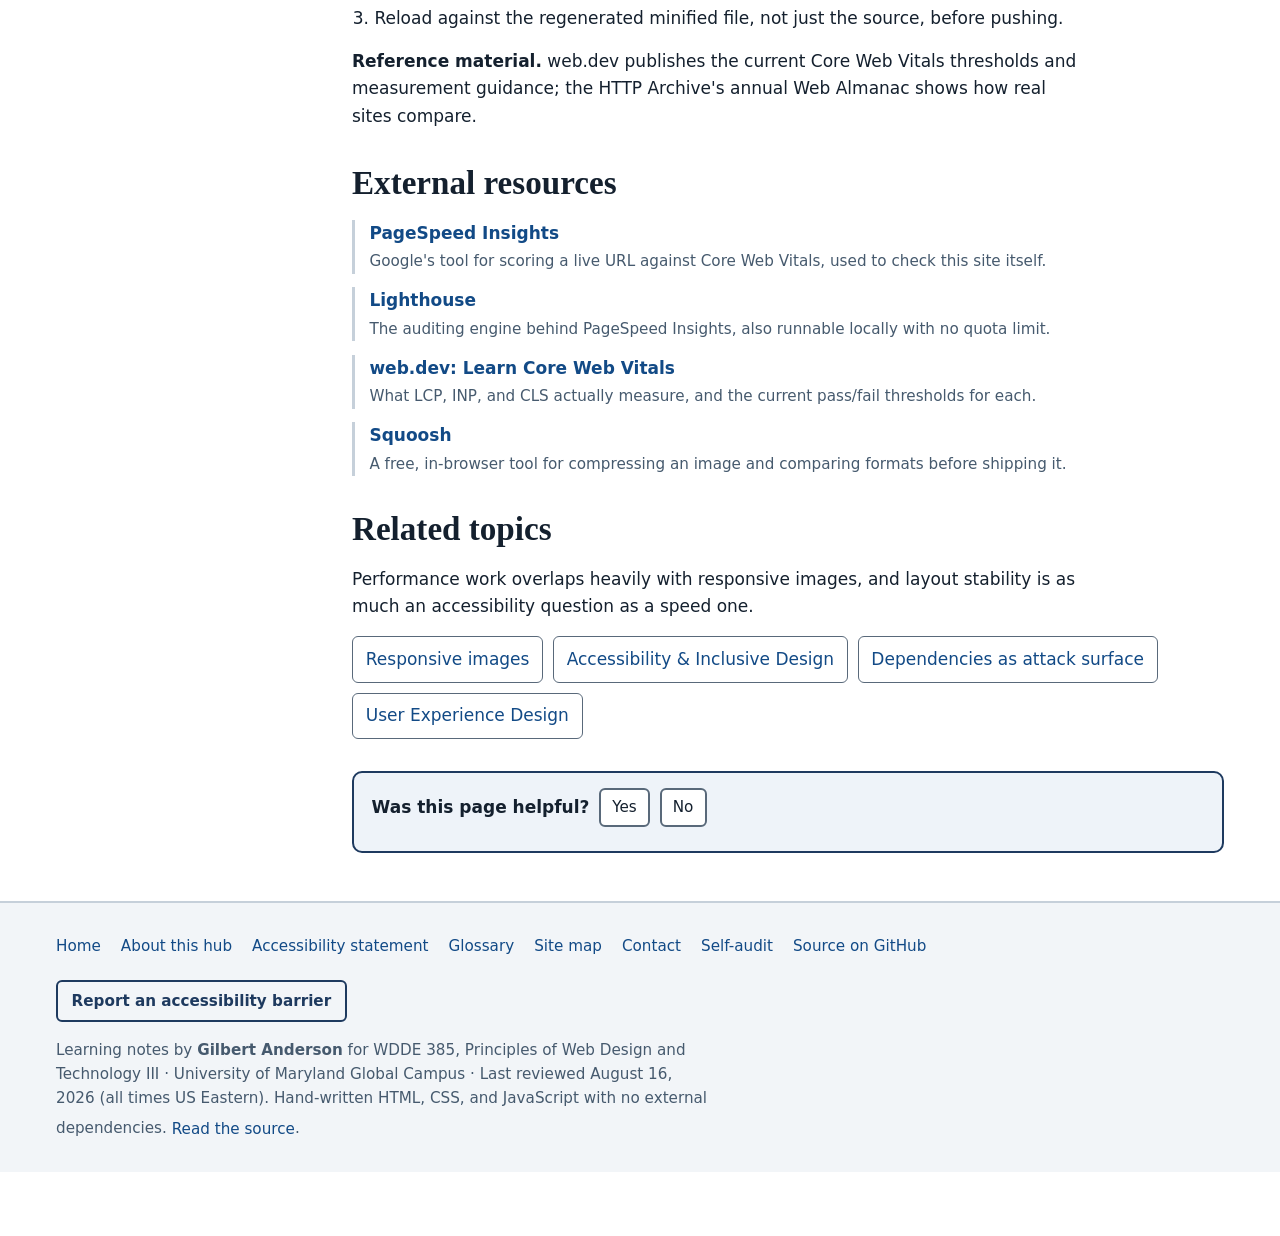
<file: optimization.html>
<!DOCTYPE html>
<html lang="en">
<head>
<meta charset="utf-8">
<meta name="viewport" content="width=device-width, initial-scale=1">
<link rel="icon" href="favicon.svg" type="image/svg+xml">
<title>Website Optimization | WDDE 385 Web Design Resource Hub</title>
<meta name="description" content="Performance budgets, image optimization, caching, the critical rendering path, and Core Web Vitals, a practical introduction to making websites fast.">
<!-- static asset version: bump ?v= here AND on main.min.js's <script>
     tag below whenever styles.css or main.js changes; keep both
     numbers equal (see optimization.html "One tradeoff, disclosed rather than hidden") -->
<link rel="stylesheet" href="styles.min.css?v=1">
<script>
(function(){var d=document.documentElement;d.classList.add('js');try{var p=JSON.parse(localStorage.getItem('hubPrefs')||'{}');if(p.theme&&p.theme!=='system'){d.setAttribute('data-theme',p.theme);}if(p.textsize&&p.textsize!=='default'){d.setAttribute('data-textsize',p.textsize);}if(p.motion==='reduced'){d.setAttribute('data-motion','reduced');}if(p.underline==='on'){d.setAttribute('data-underline','on');}}catch(e){}})();
</script>
</head>
<body>

<a class="skip-link" href="#main">Skip to main content</a>

<header class="site-header">
  <div class="wrap header-inner">
    <a class="brand" href="index.html">
      <span class="brand-course">WDDE 385</span>
      <span class="brand-name">Web Design Resource Hub</span>
    </a>
    <div class="header-actions">
      <button type="button" id="nav-toggle" class="btn-menu" aria-expanded="false" aria-controls="primary-nav" hidden>Menu</button>
      <button type="button" id="a11y-toggle" class="btn-quiet" aria-expanded="false" aria-controls="a11y-panel" hidden>Accessibility settings</button>
    </div>
    <nav id="primary-nav" class="primary-nav" aria-label="Primary">
      <ul>
        <li><a href="index.html">Home</a></li>
        <li><a href="ux-design.html">UX Design</a></li>
        <li><a href="accessibility.html">Accessibility</a></li>
        <li><a href="security.html">Security</a></li>
        <li><a href="optimization.html" aria-current="page">Optimization</a></li>
        <li><a href="responsive-design.html">Responsive Design</a></li>
        <li><a href="contact.html">Contact</a></li>
      </ul>
    </nav>
  </div>
  <div id="a11y-panel" class="a11y-panel" hidden></div>
</header>

<nav class="breadcrumbs" aria-label="Breadcrumb">
  <div class="wrap">
    <ol>
      <li><a href="index.html">Home</a></li>
      <li><a href="optimization.html" aria-current="page">Website Optimization</a></li>
    </ol>
  </div>
</nav>

<main id="main" class="page" tabindex="-1">
  <div class="wrap topic-layout">

    <details class="toc" open>
      <summary>On this page</summary>
      <nav aria-label="On this page">
        <ul>
          <li><a href="#summary">In plain language</a></li>
          <li><a href="#why">Why it matters</a></li>
          <li><a href="#guidance">Core guidance</a>
            <ul>
              <li><a href="#vitals">Measure what users feel</a></li>
              <li><a href="#budget">Set a performance budget</a></li>
              <li><a href="#images">Images are the biggest win</a></li>
              <li><a href="#critical">The critical rendering path</a></li>
              <li><a href="#caching">Caching and compression</a></li>
            </ul>
          </li>
          <li><a href="#further">Going further</a></li>
          <li><a href="#resources">External resources</a></li>
          <li><a href="#related">Related topics</a></li>
        </ul>
      </nav>
    </details>
    <script>if(window.matchMedia&&!window.matchMedia('(min-width:64em)').matches){document.currentScript.previousElementSibling.open=false;}</script>

    <article>
      <h1>Website Optimization</h1>

      <div class="layer-summary">
        <h2 id="summary">In plain language</h2>
        <p>Website optimization is the work of making pages appear and become usable quickly.
        It is mostly about sending less: fewer files, smaller files, and nothing that blocks
        the browser from drawing the page.</p>
        <p>Speed is not a luxury feature. On a slow connection or an old phone, a heavy page
        is not merely slower; it is unusable. Optimization is what decides whether people on
        modest hardware get to use your site at all.</p>
      </div>

      <section>
        <h2 id="why">Why it matters</h2>
        <p>Developers test on fast laptops on fast networks, which is the least representative
        environment available. Much of the world reads the web on mid-range Android phones
        over congested mobile networks, sometimes on metered data where every extra megabyte
        has a price.</p>
        <p>The consequences are measurable. Slow pages lose visitors before the content ever
        appears, and the visitors lost first are the ones with the worst connections, which
        makes performance a fairness problem, not only a business one. Treat it as an
        accessibility concern: a page nobody can wait for is a page nobody can perceive.</p>
        <p>Performance also tends to decay. Every sprint adds a script, a font, a tracker, an
        embed, and none of them individually looks expensive. Without a stated budget and a
        check in the build pipeline, the page gets slower every month and nobody is
        responsible.</p>
      </section>

      <section>
        <h2 id="guidance">Core guidance</h2>

        <h3 id="vitals">Measure what users feel</h3>
        <p>Total page weight is a useful proxy, but the metrics that matter describe the
        experience. Google's Core Web Vitals are the common vocabulary:</p>
        <ul>
          <li><strong>Largest Contentful Paint</strong>
          (<abbr title="Largest Contentful Paint">LCP</abbr>): when the main content becomes
          visible. Aim for 2.5 seconds or less.</li>
          <li><strong>Interaction to Next Paint</strong>
          (<abbr title="Interaction to Next Paint">INP</abbr>): how quickly the page responds
          when you tap or click. Aim for 200 milliseconds or less.</li>
          <li><strong>Cumulative Layout Shift</strong>
          (<abbr title="Cumulative Layout Shift">CLS</abbr>): how much the page jumps around
          while loading. Aim for 0.1 or less. This one is also an accessibility issue: content
          that moves under a reader's finger or cursor causes mis-taps.</li>
        </ul>
        <p>Measure both in the laboratory and in the field. Lighthouse in Chrome DevTools
        gives a repeatable score you can act on; real-user monitoring tells you what your
        actual visitors experience on their actual devices. Laboratory numbers are for
        debugging, field numbers are for deciding.</p>

        <h3 id="budget">Set a performance budget</h3>
        <p>A budget is a number written down before the work starts: for example, no more than
        150 kilobytes of JavaScript, no more than 500 kilobytes total for a first visit,
        Largest Contentful Paint under 2.5 seconds on a simulated mid-range phone. Wire the
        budget into continuous integration so the build fails when a change exceeds it. A
        budget nobody enforces is a wish.</p>
        <p>The most effective optimization is deletion. Ask what a script is for before asking
        how to make it smaller. Carousels, chat widgets, analytics suites, and font loaders
        routinely cost more than the whole rest of the page.</p>

        <h3 id="images">Images are the biggest win</h3>
        <p>Images are usually the majority of a page's bytes, so they are where effort pays
        best. Four rules cover most of it: choose a modern format such as WebP or AVIF, which
        are typically 25 to 50 per cent smaller than the equivalent JPEG; never send a
        2000-pixel-wide file to display it at 400 pixels; always set <code>width</code> and
        <code>height</code> so the browser can reserve the space and avoid a layout shift; and
        lazy-load anything below the fold while eagerly loading the main image.</p>

        <figure class="code-sample">
          <figcaption>A responsive, layout-stable image. The browser picks the smallest file
          that will still look sharp on the reader's screen, and the dimensions let it reserve
          the space before the image arrives.</figcaption>
          <div class="code-head"><span class="code-lang">HTML</span></div>
<pre tabindex="0" role="region" aria-label="Code sample: responsive image with srcset and sizes"><code>&lt;!-- srcset lists the versions that exist, with their real pixel widths.
     sizes tells the browser how wide the image will be displayed, so it
     can choose before layout is complete. width and height reserve the
     space and prevent Cumulative Layout Shift.
     loading="lazy" is correct below the fold; use "eager" for the main
     image, because lazy-loading it delays Largest Contentful Paint. --&gt;
&lt;img
  src="diagram-800.webp"
  srcset="diagram-400.webp 400w,
          diagram-800.webp 800w,
          diagram-1600.webp 1600w"
  sizes="(min-width: 64em) 40rem, 100vw"
  width="800" height="450"
  loading="lazy" decoding="async"
  alt="Request flow from browser to server, with the cache between them"&gt;

&lt;!-- A decorative image takes an empty alt so screen readers skip it.
     Omitting alt entirely makes some screen readers read the filename. --&gt;
&lt;img src="divider.svg" alt="" width="600" height="8"&gt;</code></pre>
        </figure>

        <h3 id="critical">The critical rendering path</h3>
        <p>Before a browser can paint, it must build the document tree from the HTML and the
        style tree from the CSS. CSS therefore blocks rendering by design, and a script in the
        document head blocks parsing while it downloads and runs.</p>
        <p>Keep the CSS small and send it early. Give scripts <code>defer</code> so they
        download in parallel and run after the document is parsed, or <code>async</code> for
        independent scripts where order does not matter. Self-host fonts if you use them, and
        set <code>font-display: swap</code> so text is readable while the font loads, or, as
        on this site, use the system font stack and download no font files at all.</p>

        <h3 id="caching">Caching and compression</h3>
        <p>The fastest request is the one that never happens. Compress text responses with
        Brotli or gzip, which typically removes 70 to 80 per cent of the bytes of HTML, CSS,
        and JavaScript. Then cache aggressively: give files a content hash in the name and
        serve them with a one-year <code>Cache-Control</code> lifetime, because a name that
        changes when the content changes makes long caching safe. HTML itself usually needs a
        short lifetime with revalidation, since its URL does not change.</p>

        <figure class="code-sample">
          <figcaption>Cache headers for two different kinds of file. The hashed asset can be
          cached for a year because a new version arrives under a new name; the HTML must be
          rechecked because its address stays the same.</figcaption>
          <div class="code-head"><span class="code-lang">HTTP</span></div>
<pre tabindex="0" role="region" aria-label="Code sample: HTTP cache-control headers"><code># Fingerprinted asset: the filename changes whenever the bytes change,
# so it can be cached for a year and never revalidated.
# immutable tells the browser not to bother asking, even on reload.
GET /styles.8f3c1a.css
Cache-Control: public, max-age=31536000, immutable

# HTML lives at a stable address, so it must be rechecked. no-cache
# does NOT mean "do not store": it means "store, but revalidate".
# The ETag makes that revalidation cheap: unchanged content comes back
# as a 304 with no body.
GET /index.html
Cache-Control: no-cache
ETag: "a1b2c3"</code></pre>
        </figure>
      </section>

      <section>
        <h2 id="further">Going further</h2>
        <p><strong>Measure before optimising.</strong> Intuition about what is slow is
        unreliable. Record a performance profile, find the actual bottleneck, change one
        thing, and measure again. Optimising the wrong thing costs time and adds complexity
        for nothing.</p>
        <p><strong>Perceived performance is real performance.</strong> A page that shows
        meaningful content at one second and finishes at three feels faster than one that
        shows nothing until two and a half. Stream HTML, render the text before the
        decoration, and reserve space so nothing jumps.</p>
        <p><strong>Progressive enhancement is a performance strategy.</strong> Server-rendered
        HTML that works without JavaScript is fast on weak hardware and resilient when a
        script fails to load. Every feature you build on top of it should be an addition, not
        a prerequisite.</p>
        <p><strong>This site as a worked example.</strong> One stylesheet, one deferred
        script, no images in the page furniture, no web fonts, no analytics, and no
        third-party requests at all. That is not minimalism for its own sake; it is what a
        performance budget looks like when it is actually enforced.</p>
        <p><strong>One tradeoff, disclosed rather than hidden.</strong> The stylesheet and
        script the browser actually downloads are minified twins,
        <code>styles.min.css</code> and <code>main.min.js</code>, regenerated on demand by a
        small local script (<code>docs/tools/minify_assets.py</code>) and committed like any
        other file. The deploy pipeline itself never compiles anything; it still only zips and
        ships whatever is already in the repository. The hand-edited originals,
        <code>styles.css</code> and <code>main.js</code>, stay in the repository, fully
        readable, and are what actually gets edited day to day. The real, disclosed narrowing
        of this site's otherwise-strict no-compile-step rule is that a change to either one is
        not visible in a browser until the script is rerun and the version query string on
        every page is bumped to match, which is confined to one command run right before a
        push, not to every edit-and-refresh cycle. On a stylesheet this size the saving is
        real, measured at just over a third of the file, not assumed.</p>
        <p>Shipping a change to <code>styles.css</code> or <code>main.js</code> means three
        steps, in order:</p>
        <ol>
          <li>Run <code>python3 docs/tools/minify_assets.py</code> and check the size delta it
          prints.</li>
          <li>Bump <code>?v=</code> to the same new number in all 18 places across the nine
          pages. <code>grep -on 'v=[0-9]*' *.html | sort -u</code> should print exactly one
          number.</li>
          <li>Reload against the regenerated minified file, not just the source, before
          pushing.</li>
        </ol>
        <p><strong>Reference material.</strong> web.dev publishes the current Core Web Vitals
        thresholds and measurement guidance; the HTTP Archive's annual Web Almanac shows how
        real sites compare.</p>
      </section>

      <section>
        <h2 id="resources">External resources</h2>
        <ul class="resource-list">
          <li><a href="https://pagespeed.web.dev/">PageSpeed Insights</a>
          <span class="resource-note">Google's tool for scoring a live URL against Core Web Vitals, used to check this site itself.</span></li>
          <li><a href="https://developer.chrome.com/docs/lighthouse/overview">Lighthouse</a>
          <span class="resource-note">The auditing engine behind PageSpeed Insights, also runnable locally with no quota limit.</span></li>
          <li><a href="https://web.dev/explore/learn-core-web-vitals">web.dev: Learn Core Web Vitals</a>
          <span class="resource-note">What LCP, INP, and CLS actually measure, and the current pass/fail thresholds for each.</span></li>
          <li><a href="https://squoosh.app/">Squoosh</a>
          <span class="resource-note">A free, in-browser tool for compressing an image and comparing formats before shipping it.</span></li>
        </ul>
      </section>

      <section>
        <h2 id="related">Related topics</h2>
        <p>Performance work overlaps heavily with responsive images, and layout stability is
        as much an accessibility question as a speed one.</p>
        <ul class="related-list">
          <li><a href="responsive-design.html#media">Responsive images</a></li>
          <li><a href="accessibility.html">Accessibility &amp; Inclusive Design</a></li>
          <li><a href="security.html#further">Dependencies as attack surface</a></li>
          <li><a href="ux-design.html">User Experience Design</a></li>
        </ul>
      </section>

      <div class="helpful" hidden>
        <p id="helpful-q">Was this page helpful?</p>
        <button type="button" class="btn-quiet" data-answer="yes" aria-describedby="helpful-q">Yes</button>
        <button type="button" class="btn-quiet" data-answer="no" aria-describedby="helpful-q">No</button>
        <p role="status"></p>
      </div>

    </article>
  </div>
</main>

<footer class="site-footer">
  <div class="wrap">
    <nav aria-label="Footer">
      <ul>
        <li><a href="index.html">Home</a></li>
        <li><a href="about.html">About this hub</a></li>
        <li><a href="about.html#accessibility-statement">Accessibility statement</a></li>
        <li><a href="about.html#glossary">Glossary</a></li>
        <li><a href="about.html#sitemap">Site map</a></li>
        <li><a href="contact.html">Contact</a></li>
        <li><a href="self-audit.html">Self-audit</a></li>
        <li><a href="https://github.com/gilbertanderson/wdde385">Source on GitHub</a></li>
      </ul>
    </nav>
    <p><a class="barrier-link" href="contact.html#category">Report an accessibility barrier</a></p>
    <p class="colophon">Learning notes by <strong>Gilbert Anderson</strong> for WDDE 385,
    Principles of Web Design and Technology III · University of Maryland Global Campus ·
    Last reviewed August 16, 2026 (all times US Eastern). Hand-written HTML, CSS, and
    JavaScript with no external dependencies.
    <a href="https://github.com/gilbertanderson/wdde385">Read the source</a>.</p>
  </div>
</footer>

<!-- keep this ?v= in sync with styles.min.css's <link> tag above -->
<script src="main.min.js?v=1" defer></script>
</body>
</html>
</file>
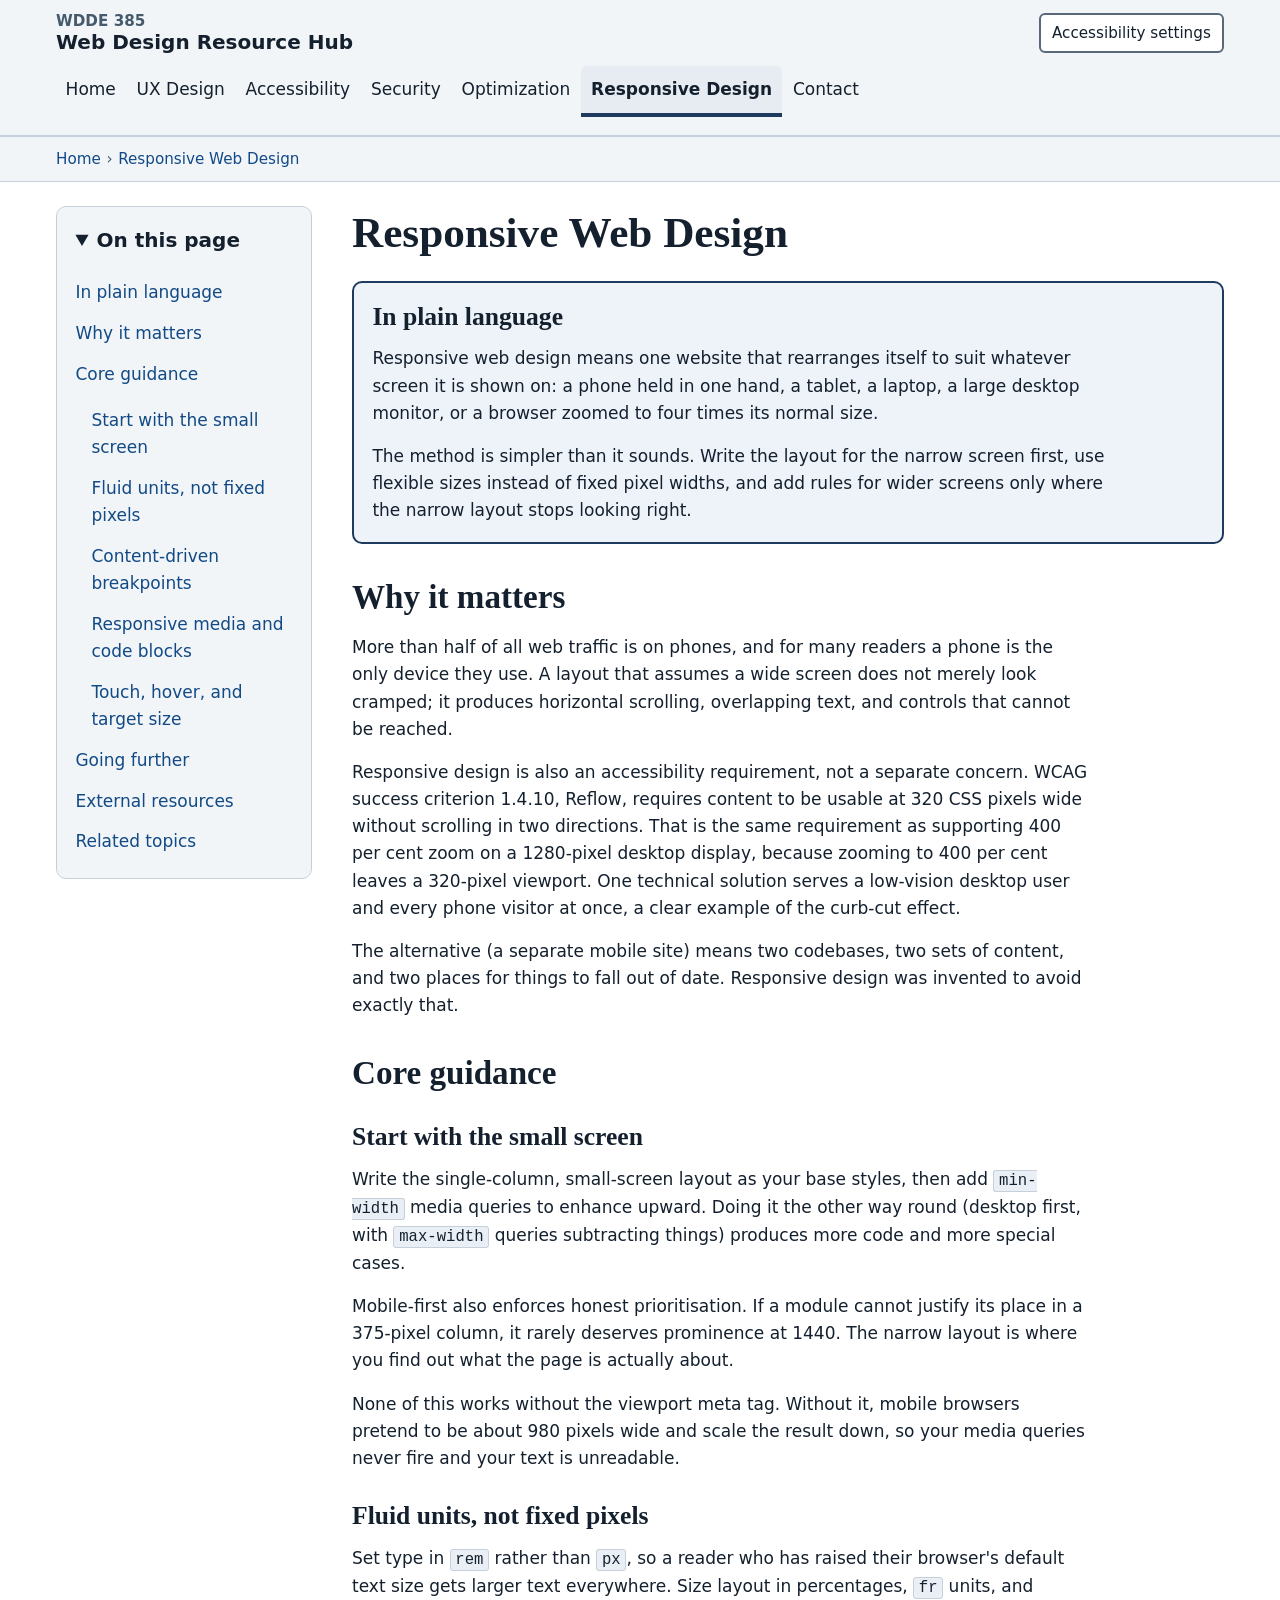
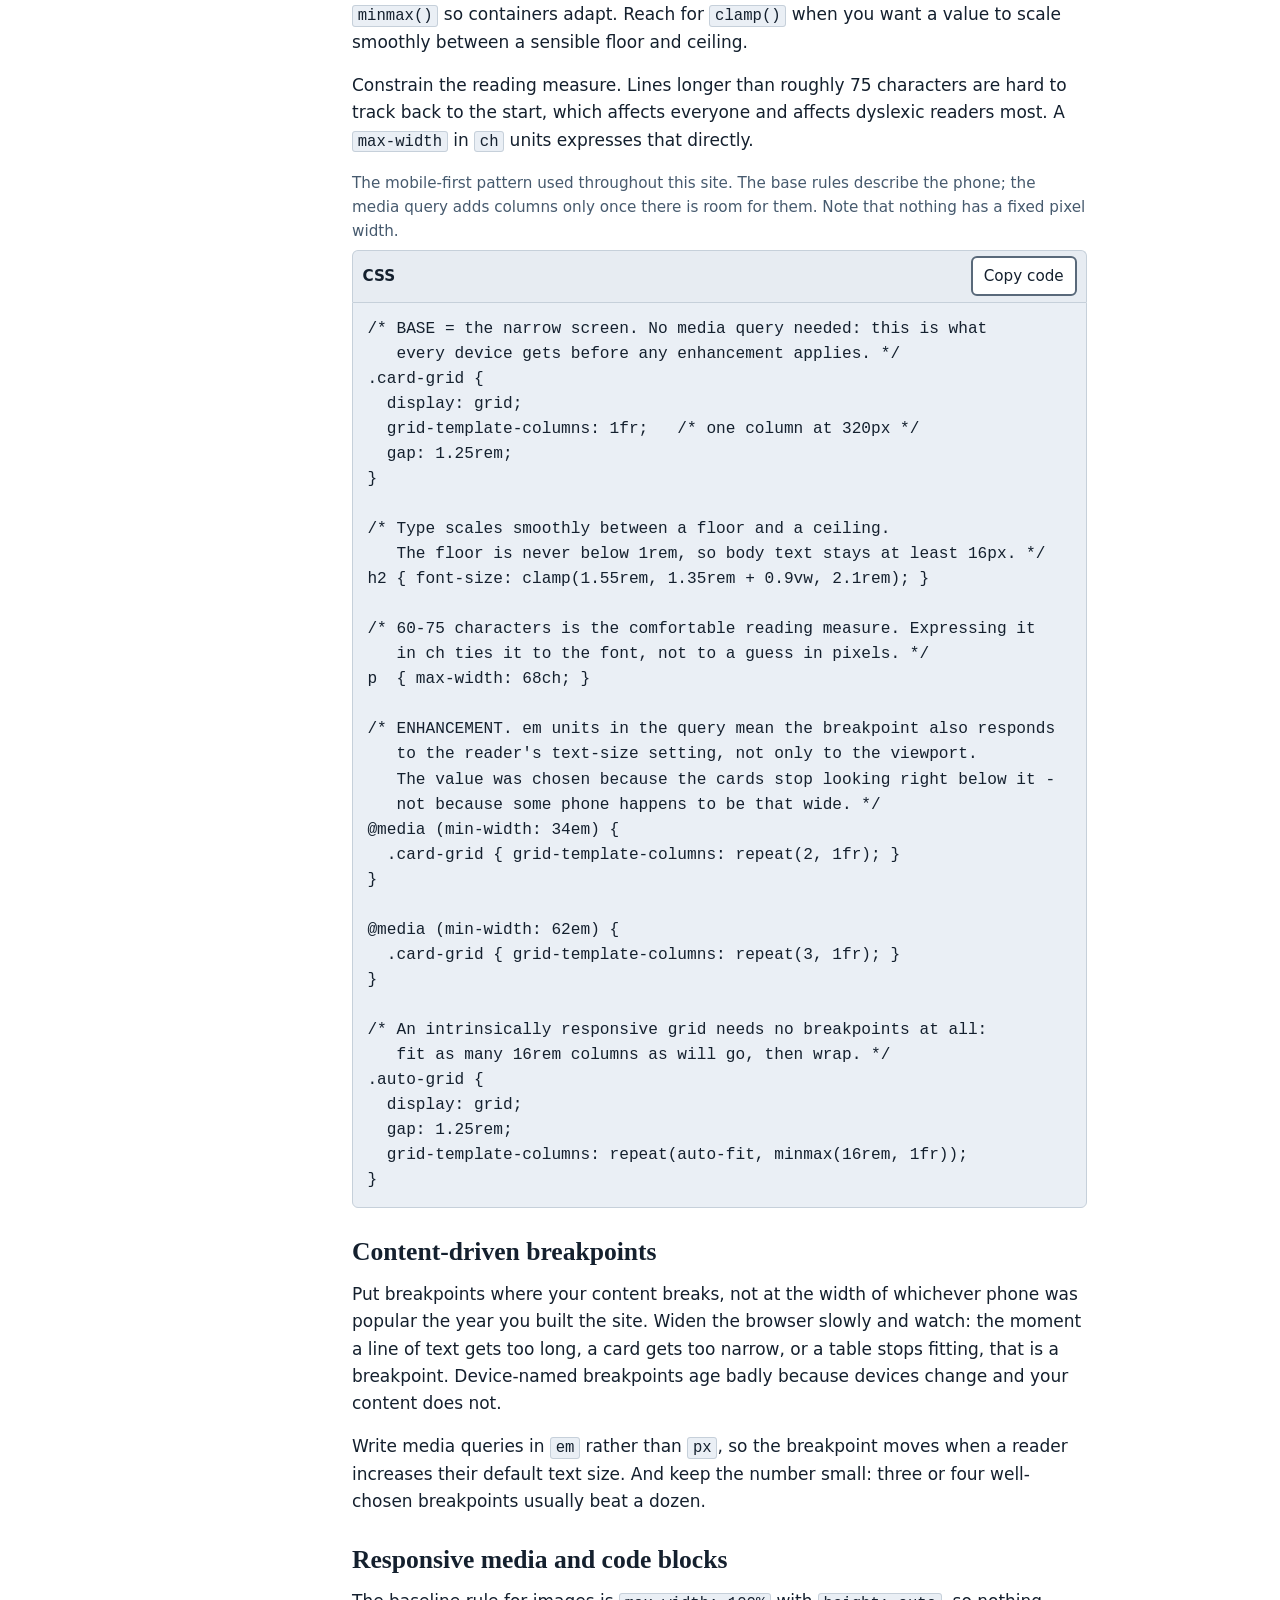
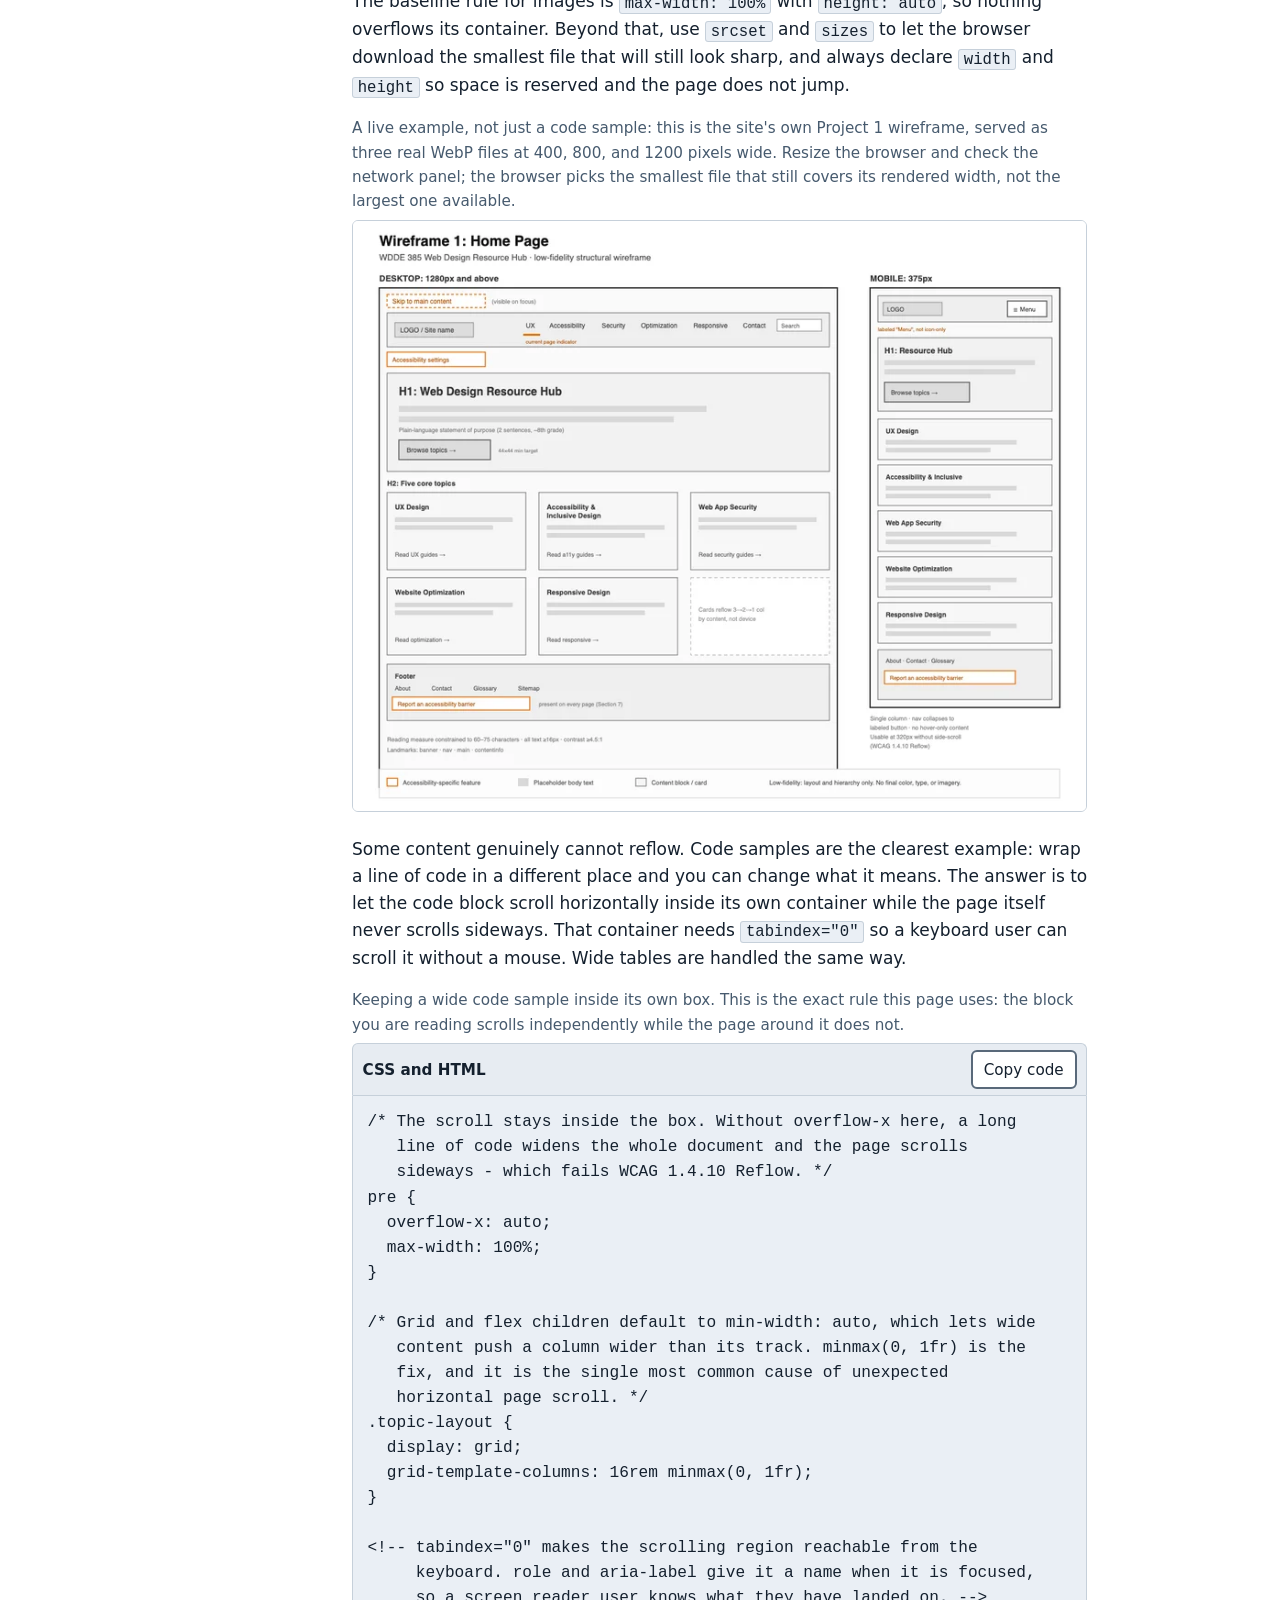
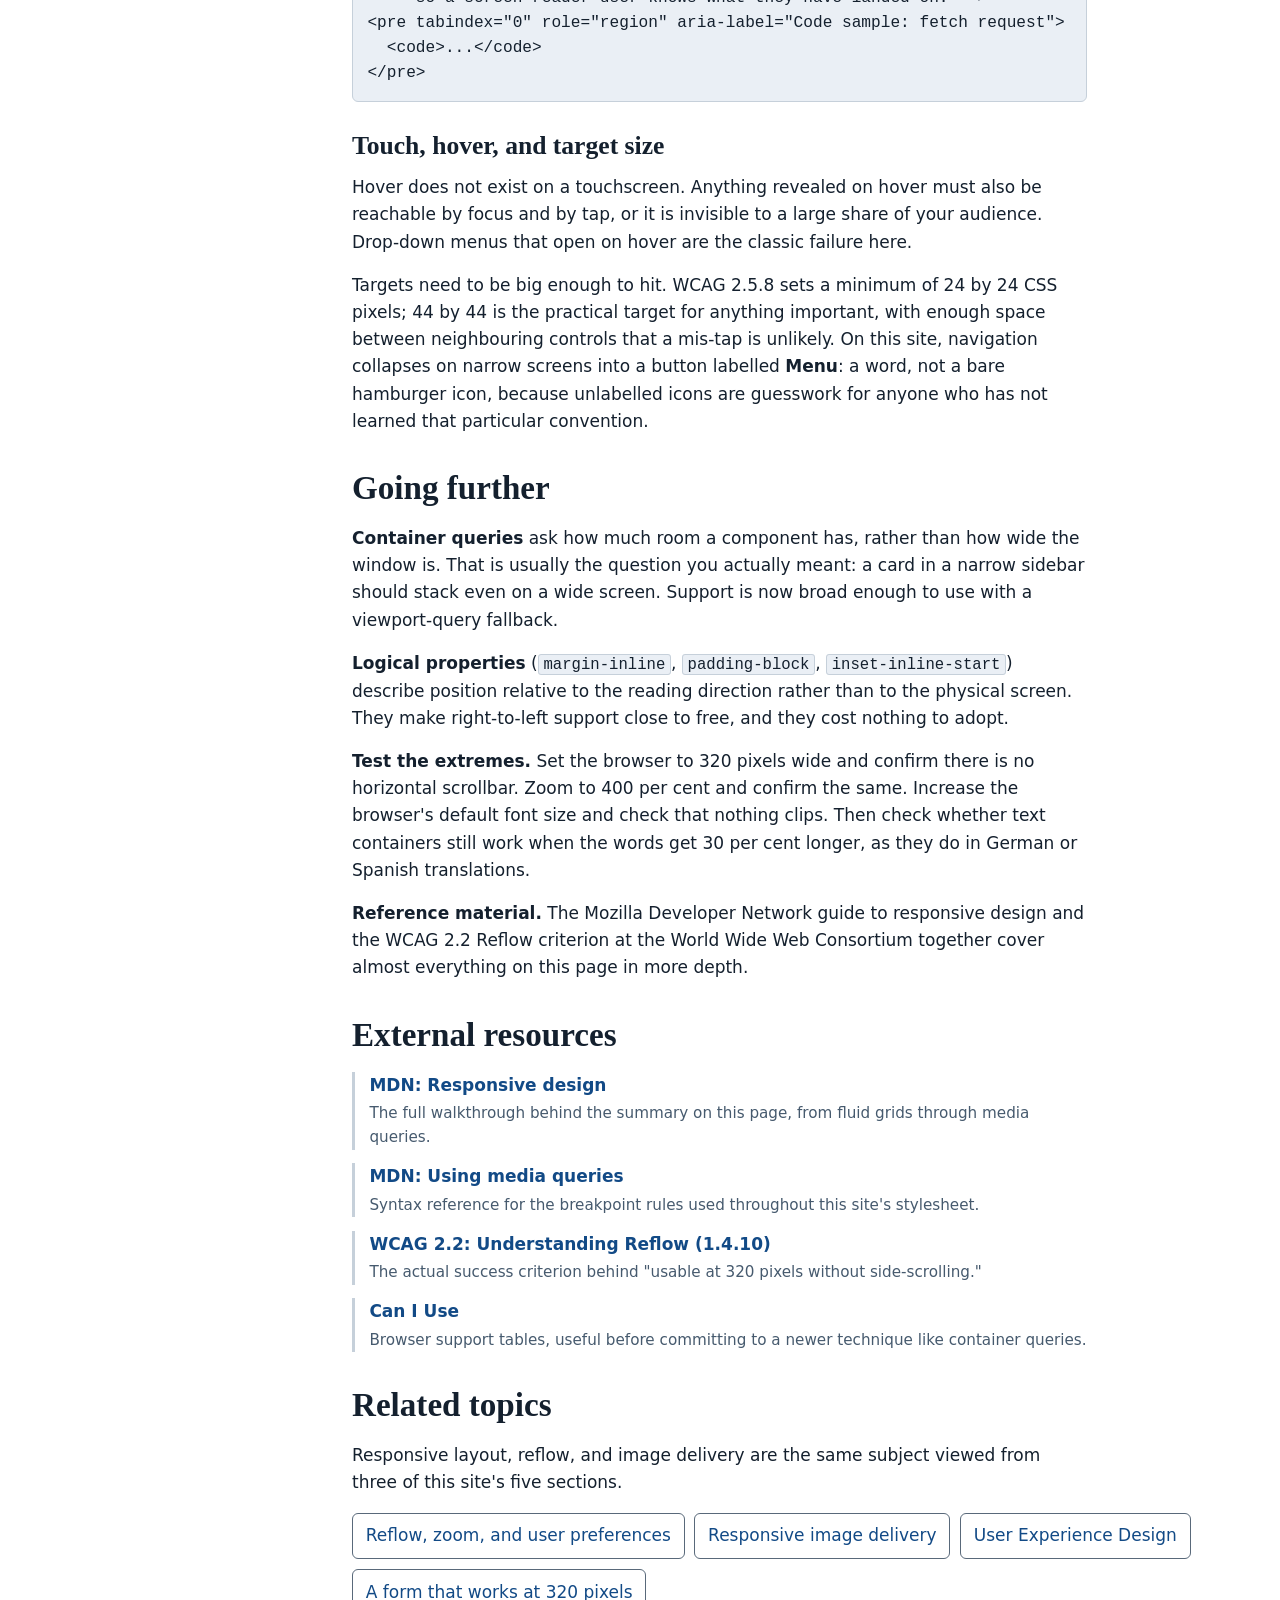
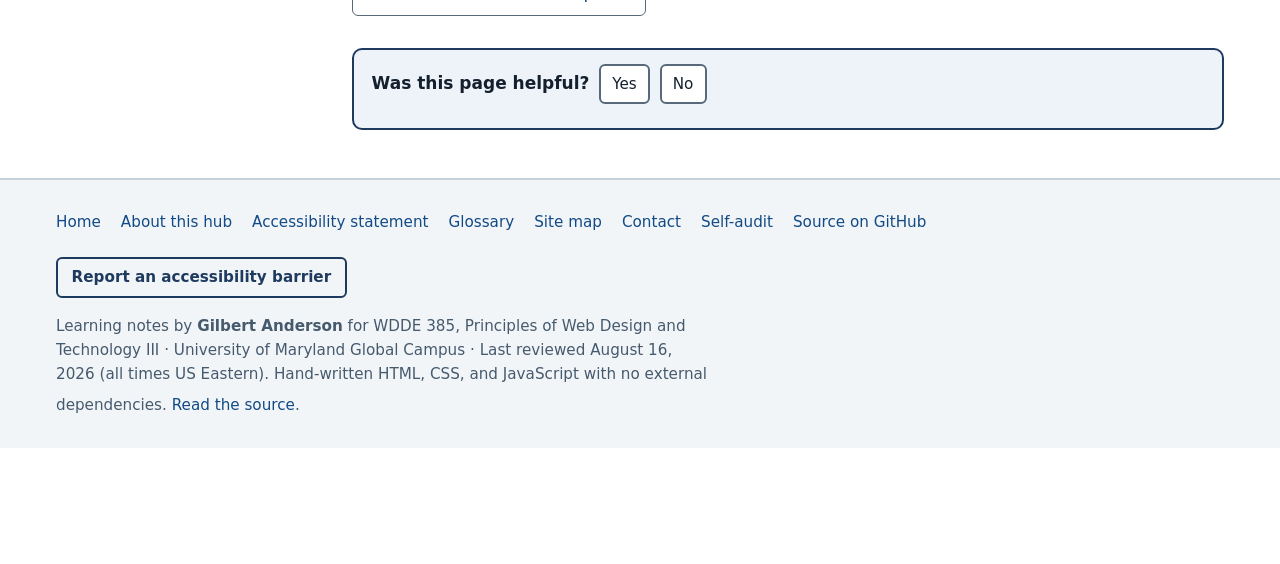
<file: responsive-design.html>
<!DOCTYPE html>
<html lang="en">
<head>
<meta charset="utf-8">
<meta name="viewport" content="width=device-width, initial-scale=1">
<link rel="icon" href="favicon.svg" type="image/svg+xml">
<title>Responsive Web Design | WDDE 385 Web Design Resource Hub</title>
<meta name="description" content="The mobile-first method, fluid grids, content-driven breakpoints, responsive media, and reflow at 320 pixels, a practical introduction to responsive web design.">
<!-- static asset version: bump ?v= here AND on main.min.js's <script>
     tag below whenever styles.css or main.js changes; keep both
     numbers equal (see optimization.html "One tradeoff, disclosed rather than hidden") -->
<link rel="stylesheet" href="styles.min.css?v=1">
<script>
(function(){var d=document.documentElement;d.classList.add('js');try{var p=JSON.parse(localStorage.getItem('hubPrefs')||'{}');if(p.theme&&p.theme!=='system'){d.setAttribute('data-theme',p.theme);}if(p.textsize&&p.textsize!=='default'){d.setAttribute('data-textsize',p.textsize);}if(p.motion==='reduced'){d.setAttribute('data-motion','reduced');}if(p.underline==='on'){d.setAttribute('data-underline','on');}}catch(e){}})();
</script>
</head>
<body>

<a class="skip-link" href="#main">Skip to main content</a>

<header class="site-header">
  <div class="wrap header-inner">
    <a class="brand" href="index.html">
      <span class="brand-course">WDDE 385</span>
      <span class="brand-name">Web Design Resource Hub</span>
    </a>
    <div class="header-actions">
      <button type="button" id="nav-toggle" class="btn-menu" aria-expanded="false" aria-controls="primary-nav" hidden>Menu</button>
      <button type="button" id="a11y-toggle" class="btn-quiet" aria-expanded="false" aria-controls="a11y-panel" hidden>Accessibility settings</button>
    </div>
    <nav id="primary-nav" class="primary-nav" aria-label="Primary">
      <ul>
        <li><a href="index.html">Home</a></li>
        <li><a href="ux-design.html">UX Design</a></li>
        <li><a href="accessibility.html">Accessibility</a></li>
        <li><a href="security.html">Security</a></li>
        <li><a href="optimization.html">Optimization</a></li>
        <li><a href="responsive-design.html" aria-current="page">Responsive Design</a></li>
        <li><a href="contact.html">Contact</a></li>
      </ul>
    </nav>
  </div>
  <div id="a11y-panel" class="a11y-panel" hidden></div>
</header>

<nav class="breadcrumbs" aria-label="Breadcrumb">
  <div class="wrap">
    <ol>
      <li><a href="index.html">Home</a></li>
      <li><a href="responsive-design.html" aria-current="page">Responsive Web Design</a></li>
    </ol>
  </div>
</nav>

<main id="main" class="page" tabindex="-1">
  <div class="wrap topic-layout">

    <details class="toc" open>
      <summary>On this page</summary>
      <nav aria-label="On this page">
        <ul>
          <li><a href="#summary">In plain language</a></li>
          <li><a href="#why">Why it matters</a></li>
          <li><a href="#guidance">Core guidance</a>
            <ul>
              <li><a href="#mobile-first">Start with the small screen</a></li>
              <li><a href="#units">Fluid units, not fixed pixels</a></li>
              <li><a href="#breakpoints">Content-driven breakpoints</a></li>
              <li><a href="#media">Responsive media and code blocks</a></li>
              <li><a href="#touch">Touch, hover, and target size</a></li>
            </ul>
          </li>
          <li><a href="#further">Going further</a></li>
          <li><a href="#resources">External resources</a></li>
          <li><a href="#related">Related topics</a></li>
        </ul>
      </nav>
    </details>
    <script>if(window.matchMedia&&!window.matchMedia('(min-width:64em)').matches){document.currentScript.previousElementSibling.open=false;}</script>

    <article>
      <h1>Responsive Web Design</h1>

      <div class="layer-summary">
        <h2 id="summary">In plain language</h2>
        <p>Responsive web design means one website that rearranges itself to suit whatever
        screen it is shown on: a phone held in one hand, a tablet, a laptop, a large desktop
        monitor, or a browser zoomed to four times its normal size.</p>
        <p>The method is simpler than it sounds. Write the layout for the narrow screen first,
        use flexible sizes instead of fixed pixel widths, and add rules for wider screens only
        where the narrow layout stops looking right.</p>
      </div>

      <section>
        <h2 id="why">Why it matters</h2>
        <p>More than half of all web traffic is on phones, and for many readers a phone is the
        only device they use. A layout that assumes a wide screen does not merely look
        cramped; it produces horizontal scrolling, overlapping text, and controls that cannot
        be reached.</p>
        <p>Responsive design is also an accessibility requirement, not a separate concern.
        WCAG success criterion 1.4.10, Reflow, requires content to be usable at 320 CSS pixels
        wide without scrolling in two directions. That is the same requirement as supporting
        400 per cent zoom on a 1280-pixel desktop display, because zooming to 400 per cent
        leaves a 320-pixel viewport. One technical solution serves a low-vision desktop user
        and every phone visitor at once, a clear example of the curb-cut effect.</p>
        <p>The alternative (a separate mobile site) means two codebases, two sets of
        content, and two places for things to fall out of date. Responsive design was invented
        to avoid exactly that.</p>
      </section>

      <section>
        <h2 id="guidance">Core guidance</h2>

        <h3 id="mobile-first">Start with the small screen</h3>
        <p>Write the single-column, small-screen layout as your base styles, then add
        <code>min-width</code> media queries to enhance upward. Doing it the other way round (desktop first, with <code>max-width</code> queries subtracting things) produces more
        code and more special cases.</p>
        <p>Mobile-first also enforces honest prioritisation. If a module cannot justify its
        place in a 375-pixel column, it rarely deserves prominence at 1440. The narrow layout
        is where you find out what the page is actually about.</p>
        <p>None of this works without the viewport meta tag. Without it, mobile browsers
        pretend to be about 980 pixels wide and scale the result down, so your media queries
        never fire and your text is unreadable.</p>

        <h3 id="units">Fluid units, not fixed pixels</h3>
        <p>Set type in <code>rem</code> rather than <code>px</code>, so a reader who has
        raised their browser's default text size gets larger text everywhere. Size layout in
        percentages, <code>fr</code> units, and <code>minmax()</code> so containers adapt.
        Reach for <code>clamp()</code> when you want a value to scale smoothly between a
        sensible floor and ceiling.</p>
        <p>Constrain the reading measure. Lines longer than roughly 75 characters are hard to
        track back to the start, which affects everyone and affects dyslexic readers most. A
        <code>max-width</code> in <code>ch</code> units expresses that directly.</p>

        <figure class="code-sample">
          <figcaption>The mobile-first pattern used throughout this site. The base rules
          describe the phone; the media query adds columns only once there is room for them.
          Note that nothing has a fixed pixel width.</figcaption>
          <div class="code-head"><span class="code-lang">CSS</span></div>
<pre tabindex="0" role="region" aria-label="Code sample: mobile-first CSS with fluid units and grid"><code>/* BASE = the narrow screen. No media query needed: this is what
   every device gets before any enhancement applies. */
.card-grid {
  display: grid;
  grid-template-columns: 1fr;   /* one column at 320px */
  gap: 1.25rem;
}

/* Type scales smoothly between a floor and a ceiling.
   The floor is never below 1rem, so body text stays at least 16px. */
h2 { font-size: clamp(1.55rem, 1.35rem + 0.9vw, 2.1rem); }

/* 60-75 characters is the comfortable reading measure. Expressing it
   in ch ties it to the font, not to a guess in pixels. */
p  { max-width: 68ch; }

/* ENHANCEMENT. em units in the query mean the breakpoint also responds
   to the reader's text-size setting, not only to the viewport.
   The value was chosen because the cards stop looking right below it -
   not because some phone happens to be that wide. */
@media (min-width: 34em) {
  .card-grid { grid-template-columns: repeat(2, 1fr); }
}

@media (min-width: 62em) {
  .card-grid { grid-template-columns: repeat(3, 1fr); }
}

/* An intrinsically responsive grid needs no breakpoints at all:
   fit as many 16rem columns as will go, then wrap. */
.auto-grid {
  display: grid;
  gap: 1.25rem;
  grid-template-columns: repeat(auto-fit, minmax(16rem, 1fr));
}</code></pre>
        </figure>

        <h3 id="breakpoints">Content-driven breakpoints</h3>
        <p>Put breakpoints where your content breaks, not at the width of whichever phone was
        popular the year you built the site. Widen the browser slowly and watch: the moment a
        line of text gets too long, a card gets too narrow, or a table stops fitting, that is a
        breakpoint. Device-named breakpoints age badly because devices change and your content
        does not.</p>
        <p>Write media queries in <code>em</code> rather than <code>px</code>, so the
        breakpoint moves when a reader increases their default text size. And keep the number
        small: three or four well-chosen breakpoints usually beat a dozen.</p>

        <h3 id="media">Responsive media and code blocks</h3>
        <p>The baseline rule for images is <code>max-width: 100%</code> with
        <code>height: auto</code>, so nothing overflows its container. Beyond that, use
        <code>srcset</code> and <code>sizes</code> to let the browser download the smallest
        file that will still look sharp, and always declare <code>width</code> and
        <code>height</code> so space is reserved and the page does not jump.</p>

        <figure class="code-sample responsive-image-demo">
          <figcaption>A live example, not just a code sample: this is the site's own Project 1
          wireframe, served as three real WebP files at 400, 800, and 1200 pixels wide. Resize
          the browser and check the network panel; the browser picks the smallest file that
          still covers its rendered width, not the largest one available.</figcaption>
          <img
            src="images/wireframe-home-800.webp"
            srcset="images/wireframe-home-400.webp 400w,
                    images/wireframe-home-800.webp 800w,
                    images/wireframe-home-1200.webp 1200w"
            sizes="(min-width: 64em) 40rem, 90vw"
            width="1120" height="900"
            alt="Low-fidelity wireframe of the home page, shown at both a desktop width of 1280 pixels and a mobile width of 375 pixels, with the mobile version collapsing the navigation to a single labeled Menu button and stacking the five topic cards into one column">
        </figure>

        <p>Some content genuinely cannot reflow. Code samples are the clearest example: wrap a
        line of code in a different place and you can change what it means. The answer is to
        let the code block scroll horizontally inside its own container while the page itself
        never scrolls sideways. That container needs <code>tabindex="0"</code> so a keyboard
        user can scroll it without a mouse. Wide tables are handled the same way.</p>

        <figure class="code-sample">
          <figcaption>Keeping a wide code sample inside its own box. This is the exact rule
          this page uses: the block you are reading scrolls independently while the page
          around it does not.</figcaption>
          <div class="code-head"><span class="code-lang">CSS and HTML</span></div>
<pre tabindex="0" role="region" aria-label="Code sample: containing horizontal scroll inside a code block"><code>/* The scroll stays inside the box. Without overflow-x here, a long
   line of code widens the whole document and the page scrolls
   sideways - which fails WCAG 1.4.10 Reflow. */
pre {
  overflow-x: auto;
  max-width: 100%;
}

/* Grid and flex children default to min-width: auto, which lets wide
   content push a column wider than its track. minmax(0, 1fr) is the
   fix, and it is the single most common cause of unexpected
   horizontal page scroll. */
.topic-layout {
  display: grid;
  grid-template-columns: 16rem minmax(0, 1fr);
}

&lt;!-- tabindex="0" makes the scrolling region reachable from the
     keyboard. role and aria-label give it a name when it is focused,
     so a screen reader user knows what they have landed on. --&gt;
&lt;pre tabindex="0" role="region" aria-label="Code sample: fetch request"&gt;
  &lt;code&gt;...&lt;/code&gt;
&lt;/pre&gt;</code></pre>
        </figure>

        <h3 id="touch">Touch, hover, and target size</h3>
        <p>Hover does not exist on a touchscreen. Anything revealed on hover must also be
        reachable by focus and by tap, or it is invisible to a large share of your audience.
        Drop-down menus that open on hover are the classic failure here.</p>
        <p>Targets need to be big enough to hit. WCAG 2.5.8 sets a minimum of 24 by 24 CSS
        pixels; 44 by 44 is the practical target for anything important, with enough space
        between neighbouring controls that a mis-tap is unlikely. On this site, navigation
        collapses on narrow screens into a button labelled <strong>Menu</strong>: a word,
        not a bare hamburger icon, because unlabelled icons are guesswork for anyone who has
        not learned that particular convention.</p>
      </section>

      <section>
        <h2 id="further">Going further</h2>
        <p><strong>Container queries</strong> ask how much room a component has, rather than
        how wide the window is. That is usually the question you actually meant: a card in a
        narrow sidebar should stack even on a wide screen. Support is now broad enough to use
        with a viewport-query fallback.</p>
        <p><strong>Logical properties</strong> (<code>margin-inline</code>,
        <code>padding-block</code>, <code>inset-inline-start</code>) describe position
        relative to the reading direction rather than to the physical screen. They make
        right-to-left support close to free, and they cost nothing to adopt.</p>
        <p><strong>Test the extremes.</strong> Set the browser to 320 pixels wide and confirm
        there is no horizontal scrollbar. Zoom to 400 per cent and confirm the same. Increase
        the browser's default font size and check that nothing clips. Then check whether text
        containers still work when the words get 30 per cent longer, as they do in German or
        Spanish translations.</p>
        <p><strong>Reference material.</strong> The Mozilla Developer Network guide to
        responsive design and the WCAG 2.2 Reflow criterion at the World Wide Web Consortium
        together cover almost everything on this page in more depth.</p>
      </section>

      <section>
        <h2 id="resources">External resources</h2>
        <ul class="resource-list">
          <li><a href="https://developer.mozilla.org/en-US/docs/Learn_web_development/Core/CSS_layout/Responsive_Design">MDN: Responsive design</a>
          <span class="resource-note">The full walkthrough behind the summary on this page, from fluid grids through media queries.</span></li>
          <li><a href="https://developer.mozilla.org/en-US/docs/Web/CSS/CSS_media_queries/Using_media_queries">MDN: Using media queries</a>
          <span class="resource-note">Syntax reference for the breakpoint rules used throughout this site's stylesheet.</span></li>
          <li><a href="https://www.w3.org/WAI/WCAG22/Understanding/reflow.html">WCAG 2.2: Understanding Reflow (1.4.10)</a>
          <span class="resource-note">The actual success criterion behind "usable at 320 pixels without side-scrolling."</span></li>
          <li><a href="https://caniuse.com/">Can I Use</a>
          <span class="resource-note">Browser support tables, useful before committing to a newer technique like container queries.</span></li>
        </ul>
      </section>

      <section>
        <h2 id="related">Related topics</h2>
        <p>Responsive layout, reflow, and image delivery are the same subject viewed from
        three of this site's five sections.</p>
        <ul class="related-list">
          <li><a href="accessibility.html#contrast">Reflow, zoom, and user preferences</a></li>
          <li><a href="optimization.html#images">Responsive image delivery</a></li>
          <li><a href="ux-design.html">User Experience Design</a></li>
          <li><a href="contact.html">A form that works at 320 pixels</a></li>
        </ul>
      </section>

      <div class="helpful" hidden>
        <p id="helpful-q">Was this page helpful?</p>
        <button type="button" class="btn-quiet" data-answer="yes" aria-describedby="helpful-q">Yes</button>
        <button type="button" class="btn-quiet" data-answer="no" aria-describedby="helpful-q">No</button>
        <p role="status"></p>
      </div>

    </article>
  </div>
</main>

<footer class="site-footer">
  <div class="wrap">
    <nav aria-label="Footer">
      <ul>
        <li><a href="index.html">Home</a></li>
        <li><a href="about.html">About this hub</a></li>
        <li><a href="about.html#accessibility-statement">Accessibility statement</a></li>
        <li><a href="about.html#glossary">Glossary</a></li>
        <li><a href="about.html#sitemap">Site map</a></li>
        <li><a href="contact.html">Contact</a></li>
        <li><a href="self-audit.html">Self-audit</a></li>
        <li><a href="https://github.com/gilbertanderson/wdde385">Source on GitHub</a></li>
      </ul>
    </nav>
    <p><a class="barrier-link" href="contact.html#category">Report an accessibility barrier</a></p>
    <p class="colophon">Learning notes by <strong>Gilbert Anderson</strong> for WDDE 385,
    Principles of Web Design and Technology III · University of Maryland Global Campus ·
    Last reviewed August 16, 2026 (all times US Eastern). Hand-written HTML, CSS, and
    JavaScript with no external dependencies.
    <a href="https://github.com/gilbertanderson/wdde385">Read the source</a>.</p>
  </div>
</footer>

<!-- keep this ?v= in sync with styles.min.css's <link> tag above -->
<script src="main.min.js?v=1" defer></script>
</body>
</html>
</file>
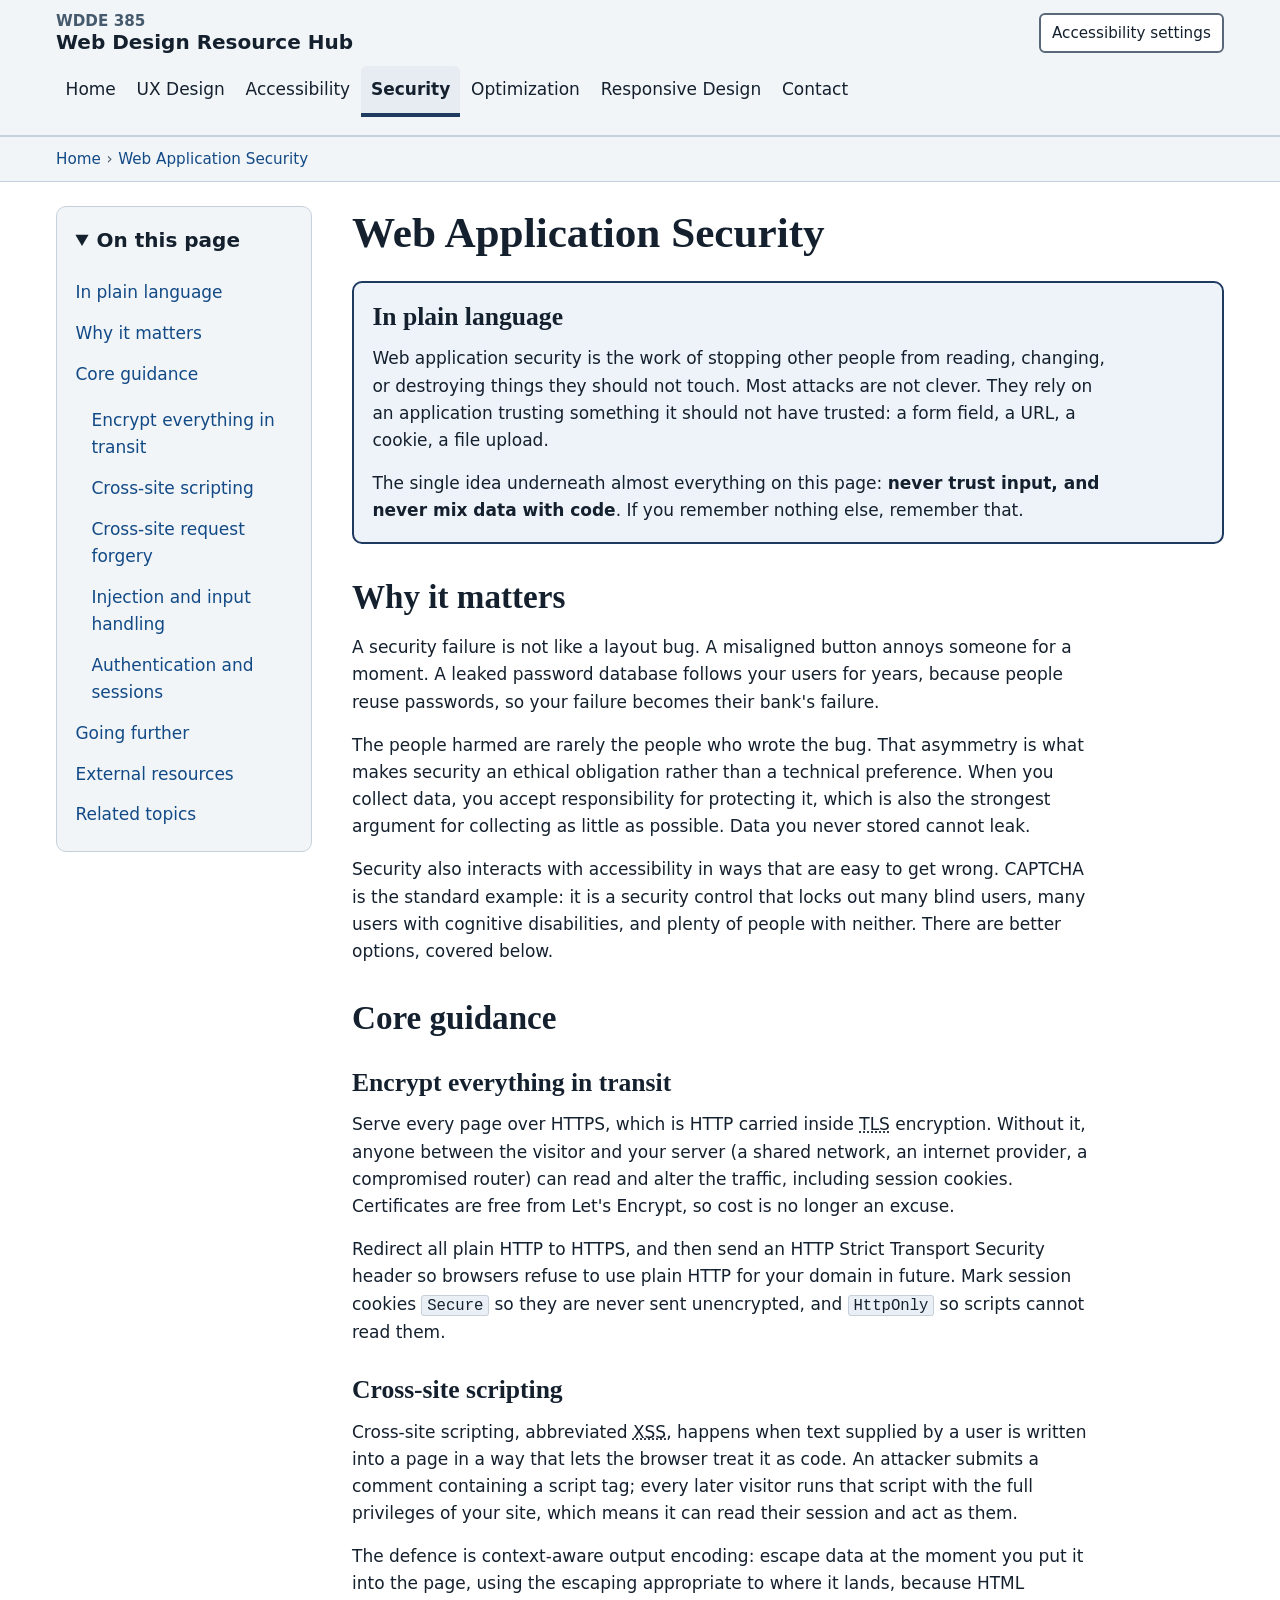
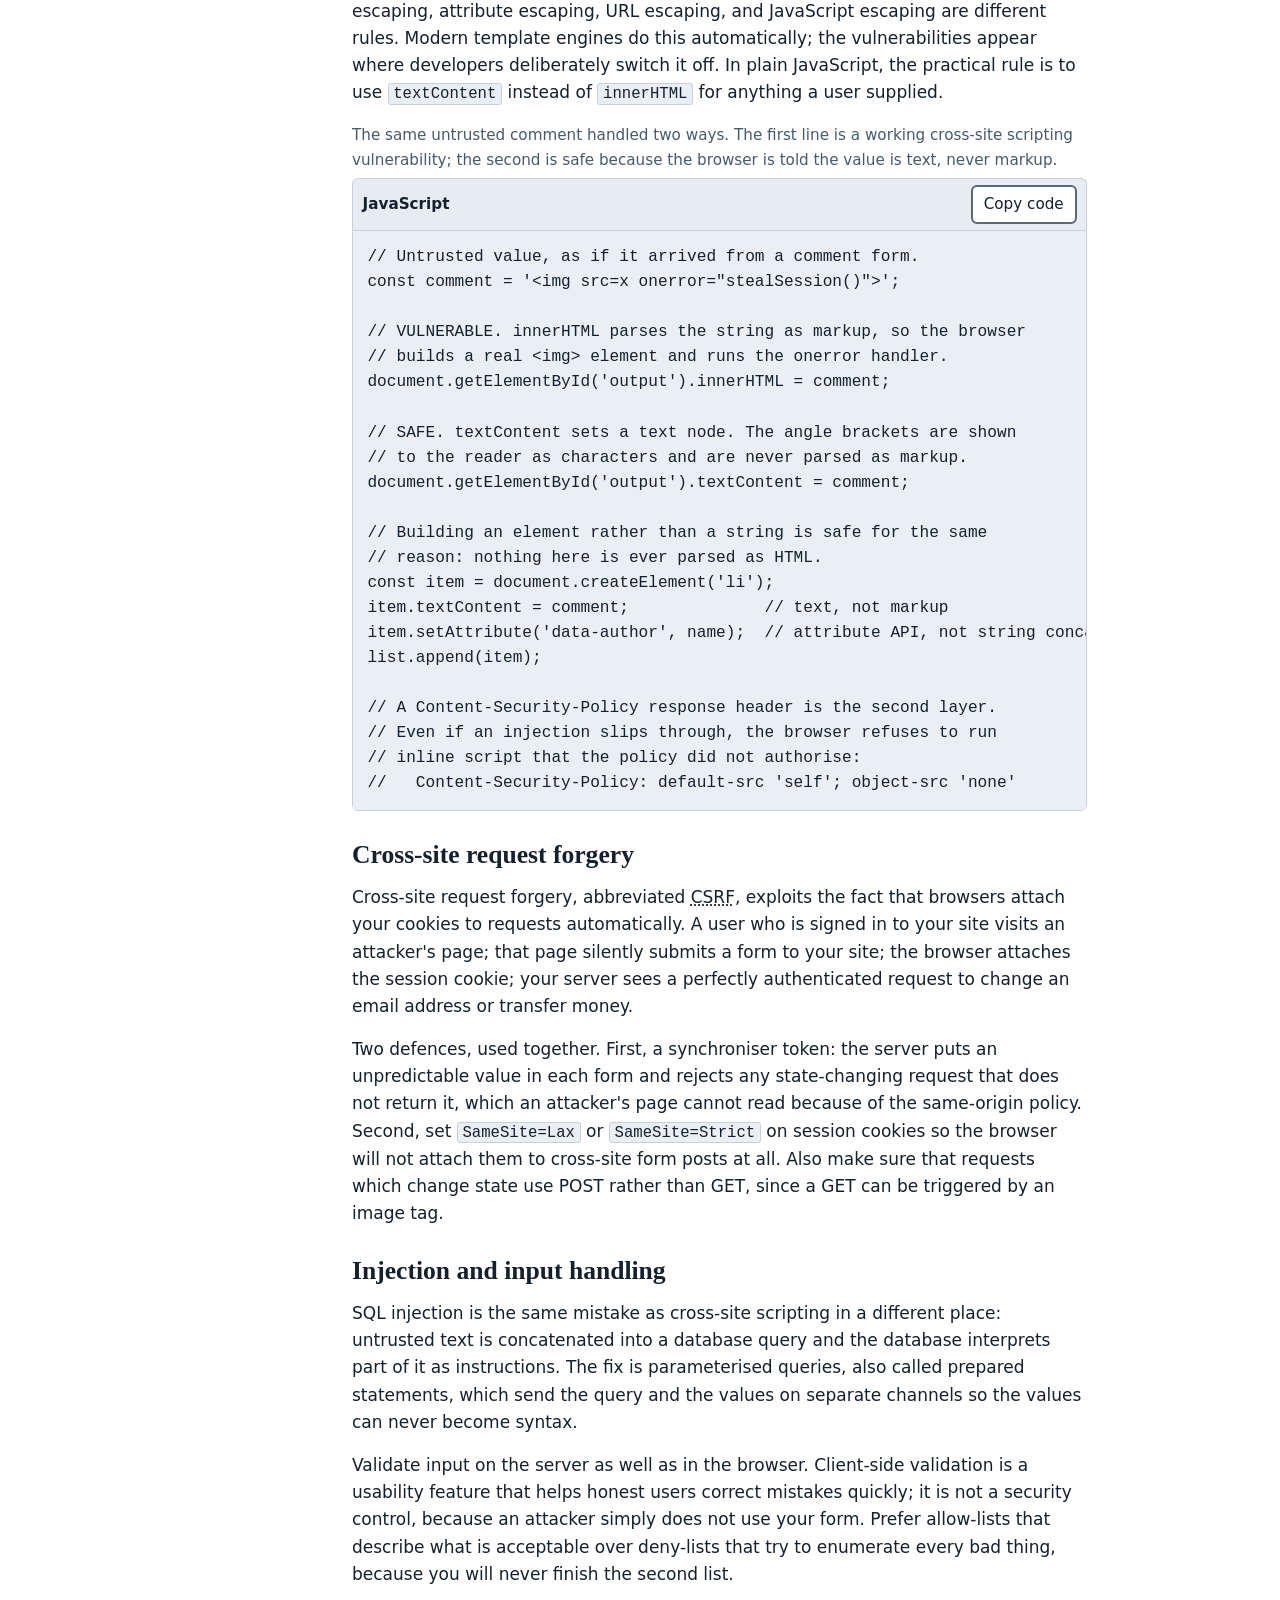
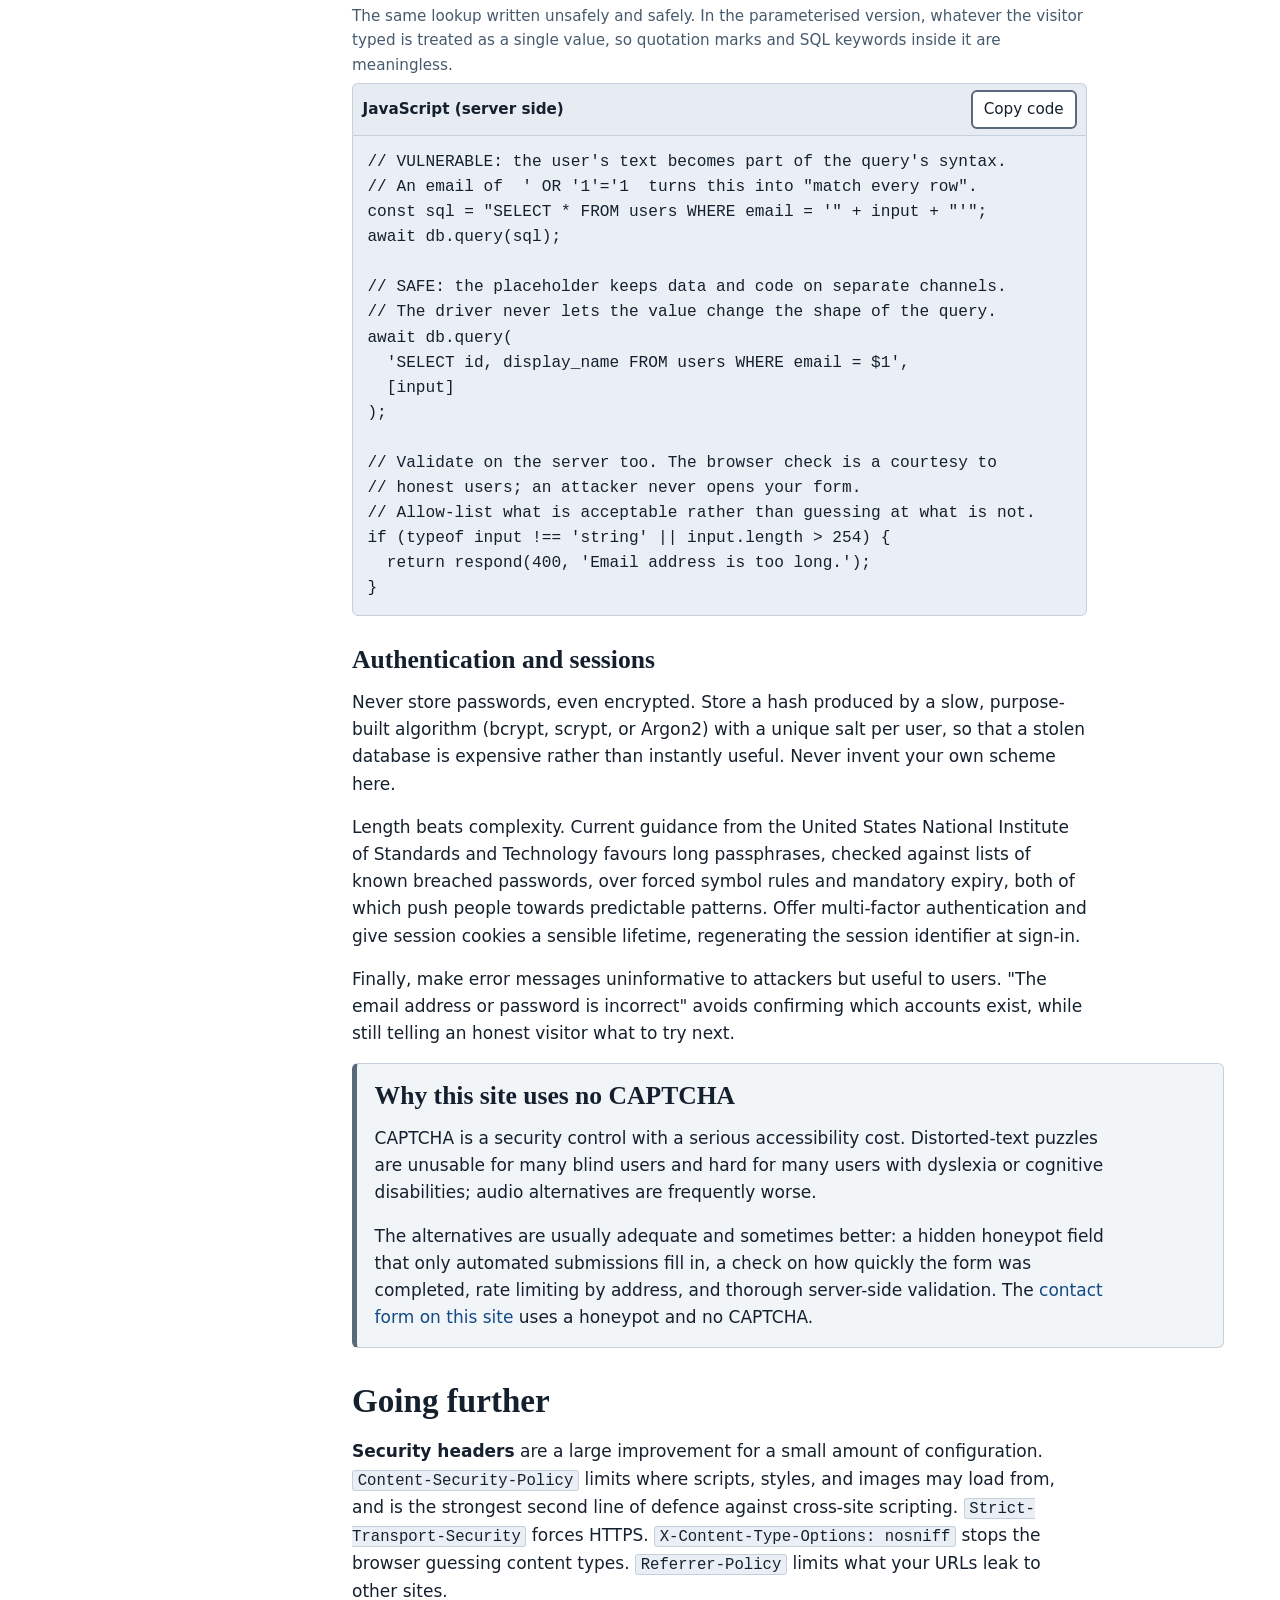
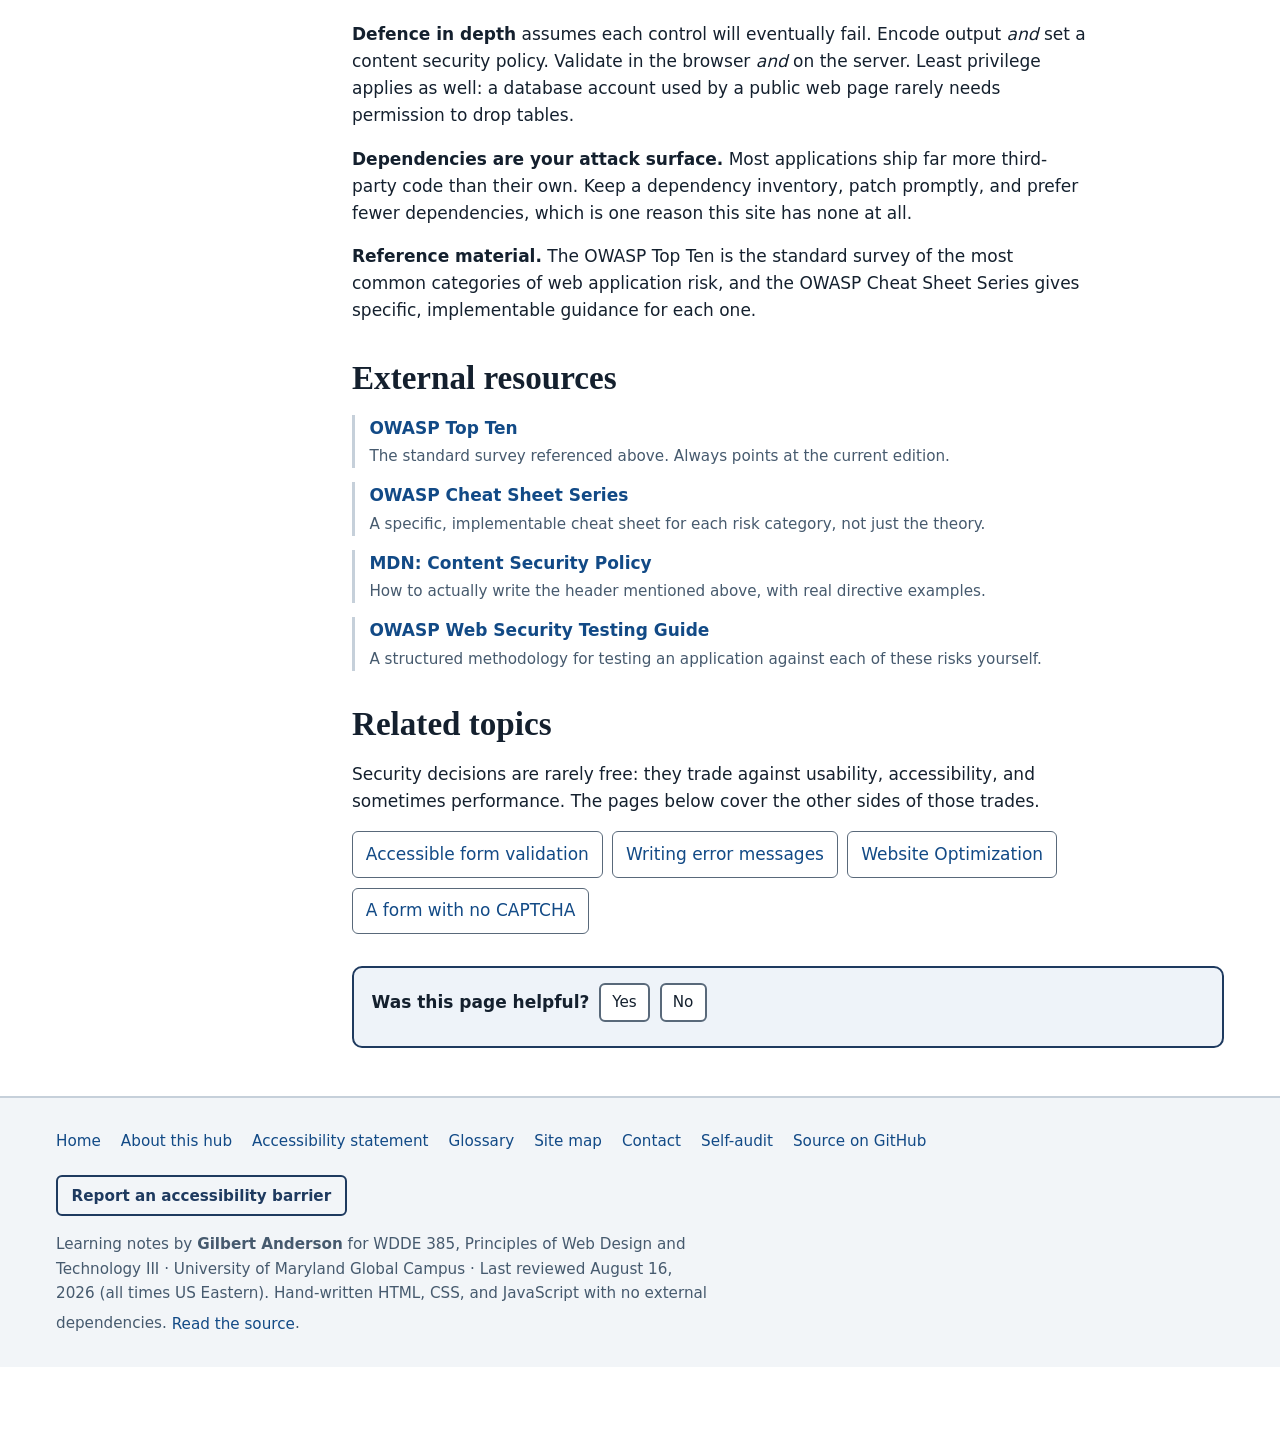
<file: security.html>
<!DOCTYPE html>
<html lang="en">
<head>
<meta charset="utf-8">
<meta name="viewport" content="width=device-width, initial-scale=1">
<link rel="icon" href="favicon.svg" type="image/svg+xml">
<title>Web Application Security | WDDE 385 Web Design Resource Hub</title>
<meta name="description" content="HTTPS and TLS, input validation, output encoding, cross-site scripting and request forgery defences, security headers, and safer authentication, a practical introduction.">
<!-- static asset version: bump ?v= here AND on main.min.js's <script>
     tag below whenever styles.css or main.js changes; keep both
     numbers equal (see optimization.html "One tradeoff, disclosed rather than hidden") -->
<link rel="stylesheet" href="styles.min.css?v=1">
<script>
(function(){var d=document.documentElement;d.classList.add('js');try{var p=JSON.parse(localStorage.getItem('hubPrefs')||'{}');if(p.theme&&p.theme!=='system'){d.setAttribute('data-theme',p.theme);}if(p.textsize&&p.textsize!=='default'){d.setAttribute('data-textsize',p.textsize);}if(p.motion==='reduced'){d.setAttribute('data-motion','reduced');}if(p.underline==='on'){d.setAttribute('data-underline','on');}}catch(e){}})();
</script>
</head>
<body>

<a class="skip-link" href="#main">Skip to main content</a>

<header class="site-header">
  <div class="wrap header-inner">
    <a class="brand" href="index.html">
      <span class="brand-course">WDDE 385</span>
      <span class="brand-name">Web Design Resource Hub</span>
    </a>
    <div class="header-actions">
      <button type="button" id="nav-toggle" class="btn-menu" aria-expanded="false" aria-controls="primary-nav" hidden>Menu</button>
      <button type="button" id="a11y-toggle" class="btn-quiet" aria-expanded="false" aria-controls="a11y-panel" hidden>Accessibility settings</button>
    </div>
    <nav id="primary-nav" class="primary-nav" aria-label="Primary">
      <ul>
        <li><a href="index.html">Home</a></li>
        <li><a href="ux-design.html">UX Design</a></li>
        <li><a href="accessibility.html">Accessibility</a></li>
        <li><a href="security.html" aria-current="page">Security</a></li>
        <li><a href="optimization.html">Optimization</a></li>
        <li><a href="responsive-design.html">Responsive Design</a></li>
        <li><a href="contact.html">Contact</a></li>
      </ul>
    </nav>
  </div>
  <div id="a11y-panel" class="a11y-panel" hidden></div>
</header>

<nav class="breadcrumbs" aria-label="Breadcrumb">
  <div class="wrap">
    <ol>
      <li><a href="index.html">Home</a></li>
      <li><a href="security.html" aria-current="page">Web Application Security</a></li>
    </ol>
  </div>
</nav>

<main id="main" class="page" tabindex="-1">
  <div class="wrap topic-layout">

    <details class="toc" open>
      <summary>On this page</summary>
      <nav aria-label="On this page">
        <ul>
          <li><a href="#summary">In plain language</a></li>
          <li><a href="#why">Why it matters</a></li>
          <li><a href="#guidance">Core guidance</a>
            <ul>
              <li><a href="#https">Encrypt everything in transit</a></li>
              <li><a href="#xss">Cross-site scripting</a></li>
              <li><a href="#csrf">Cross-site request forgery</a></li>
              <li><a href="#injection">Injection and input handling</a></li>
              <li><a href="#auth">Authentication and sessions</a></li>
            </ul>
          </li>
          <li><a href="#further">Going further</a></li>
          <li><a href="#resources">External resources</a></li>
          <li><a href="#related">Related topics</a></li>
        </ul>
      </nav>
    </details>
    <script>if(window.matchMedia&&!window.matchMedia('(min-width:64em)').matches){document.currentScript.previousElementSibling.open=false;}</script>

    <article>
      <h1>Web Application Security</h1>

      <div class="layer-summary">
        <h2 id="summary">In plain language</h2>
        <p>Web application security is the work of stopping other people from reading,
        changing, or destroying things they should not touch. Most attacks are not clever.
        They rely on an application trusting something it should not have trusted: a form
        field, a URL, a cookie, a file upload.</p>
        <p>The single idea underneath almost everything on this page: <strong>never trust
        input, and never mix data with code</strong>. If you remember nothing else, remember
        that.</p>
      </div>

      <section>
        <h2 id="why">Why it matters</h2>
        <p>A security failure is not like a layout bug. A misaligned button annoys someone
        for a moment. A leaked password database follows your users for years, because people
        reuse passwords, so your failure becomes their bank's failure.</p>
        <p>The people harmed are rarely the people who wrote the bug. That asymmetry is what
        makes security an ethical obligation rather than a technical preference. When you
        collect data, you accept responsibility for protecting it, which is also the
        strongest argument for collecting as little as possible. Data you never stored cannot
        leak.</p>
        <p>Security also interacts with accessibility in ways that are easy to get wrong.
        CAPTCHA is the standard example: it is a security control that locks out many blind
        users, many users with cognitive disabilities, and plenty of people with neither.
        There are better options, covered below.</p>
      </section>

      <section>
        <h2 id="guidance">Core guidance</h2>

        <h3 id="https">Encrypt everything in transit</h3>
        <p>Serve every page over HTTPS, which is HTTP carried inside
        <abbr title="Transport Layer Security">TLS</abbr> encryption. Without it, anyone
        between the visitor and your server (a shared network, an internet provider, a
        compromised router) can read and alter the traffic, including session cookies.
        Certificates are free from Let's Encrypt, so cost is no longer an excuse.</p>
        <p>Redirect all plain HTTP to HTTPS, and then send an HTTP Strict Transport Security
        header so browsers refuse to use plain HTTP for your domain in future. Mark session
        cookies <code>Secure</code> so they are never sent unencrypted, and
        <code>HttpOnly</code> so scripts cannot read them.</p>

        <h3 id="xss">Cross-site scripting</h3>
        <p>Cross-site scripting, abbreviated <abbr title="cross-site scripting">XSS</abbr>,
        happens when text supplied by a user is written into a page in a way that lets the
        browser treat it as code. An attacker submits a comment containing a script tag; every
        later visitor runs that script with the full privileges of your site, which means it
        can read their session and act as them.</p>
        <p>The defence is context-aware output encoding: escape data at the moment you put it
        into the page, using the escaping appropriate to where it lands, because HTML
        escaping, attribute escaping, URL escaping, and JavaScript escaping are different
        rules. Modern template engines do this automatically; the vulnerabilities appear
        where developers deliberately switch it off. In plain JavaScript, the practical rule
        is to use <code>textContent</code> instead of <code>innerHTML</code> for anything a
        user supplied.</p>

        <figure class="code-sample">
          <figcaption>The same untrusted comment handled two ways. The first line is a
          working cross-site scripting vulnerability; the second is safe because the browser
          is told the value is text, never markup.</figcaption>
          <div class="code-head"><span class="code-lang">JavaScript</span></div>
<pre tabindex="0" role="region" aria-label="Code sample: preventing cross-site scripting with textContent"><code>// Untrusted value, as if it arrived from a comment form.
const comment = '&lt;img src=x onerror="stealSession()"&gt;';

// VULNERABLE. innerHTML parses the string as markup, so the browser
// builds a real &lt;img&gt; element and runs the onerror handler.
document.getElementById('output').innerHTML = comment;

// SAFE. textContent sets a text node. The angle brackets are shown
// to the reader as characters and are never parsed as markup.
document.getElementById('output').textContent = comment;

// Building an element rather than a string is safe for the same
// reason: nothing here is ever parsed as HTML.
const item = document.createElement('li');
item.textContent = comment;              // text, not markup
item.setAttribute('data-author', name);  // attribute API, not string concatenation
list.append(item);

// A Content-Security-Policy response header is the second layer.
// Even if an injection slips through, the browser refuses to run
// inline script that the policy did not authorise:
//   Content-Security-Policy: default-src 'self'; object-src 'none'</code></pre>
        </figure>

        <h3 id="csrf">Cross-site request forgery</h3>
        <p>Cross-site request forgery, abbreviated
        <abbr title="cross-site request forgery">CSRF</abbr>, exploits the fact that browsers
        attach your cookies to requests automatically. A user who is signed in to your site
        visits an attacker's page; that page silently submits a form to your site; the
        browser attaches the session cookie; your server sees a perfectly authenticated
        request to change an email address or transfer money.</p>
        <p>Two defences, used together. First, a synchroniser token: the server puts an
        unpredictable value in each form and rejects any state-changing request that does not
        return it, which an attacker's page cannot read because of the same-origin policy.
        Second, set <code>SameSite=Lax</code> or <code>SameSite=Strict</code> on session
        cookies so the browser will not attach them to cross-site form posts at all. Also make
        sure that requests which change state use POST rather than GET, since a GET can be
        triggered by an image tag.</p>

        <h3 id="injection">Injection and input handling</h3>
        <p>SQL injection is the same mistake as cross-site scripting in a different place:
        untrusted text is concatenated into a database query and the database interprets part
        of it as instructions. The fix is parameterised queries, also called prepared
        statements, which send the query and the values on separate channels so the values can
        never become syntax.</p>
        <p>Validate input on the server as well as in the browser. Client-side validation is a
        usability feature that helps honest users correct mistakes quickly; it is not a
        security control, because an attacker simply does not use your form. Prefer allow-lists
        that describe what is acceptable over deny-lists that try to enumerate every bad
        thing, because you will never finish the second list.</p>

        <figure class="code-sample">
          <figcaption>The same lookup written unsafely and safely. In the parameterised
          version, whatever the visitor typed is treated as a single value, so quotation marks
          and SQL keywords inside it are meaningless.</figcaption>
          <div class="code-head"><span class="code-lang">JavaScript (server side)</span></div>
<pre tabindex="0" role="region" aria-label="Code sample: parameterised database queries"><code>// VULNERABLE: the user's text becomes part of the query's syntax.
// An email of  ' OR '1'='1  turns this into "match every row".
const sql = "SELECT * FROM users WHERE email = '" + input + "'";
await db.query(sql);

// SAFE: the placeholder keeps data and code on separate channels.
// The driver never lets the value change the shape of the query.
await db.query(
  'SELECT id, display_name FROM users WHERE email = $1',
  [input]
);

// Validate on the server too. The browser check is a courtesy to
// honest users; an attacker never opens your form.
// Allow-list what is acceptable rather than guessing at what is not.
if (typeof input !== 'string' || input.length &gt; 254) {
  return respond(400, 'Email address is too long.');
}</code></pre>
        </figure>

        <h3 id="auth">Authentication and sessions</h3>
        <p>Never store passwords, even encrypted. Store a hash produced by a slow,
        purpose-built algorithm (bcrypt, scrypt, or Argon2) with a unique salt per user, so
        that a stolen database is expensive rather than instantly useful. Never invent your
        own scheme here.</p>
        <p>Length beats complexity. Current guidance from the United States National Institute
        of Standards and Technology favours long passphrases, checked against lists of known
        breached passwords, over forced symbol rules and mandatory expiry, both of which push
        people towards predictable patterns. Offer multi-factor authentication and give session
        cookies a sensible lifetime, regenerating the session identifier at sign-in.</p>
        <p>Finally, make error messages uninformative to attackers but useful to users. "The
        email address or password is incorrect" avoids confirming which accounts exist, while
        still telling an honest visitor what to try next.</p>

        <div class="callout">
          <h3>Why this site uses no CAPTCHA</h3>
          <p>CAPTCHA is a security control with a serious accessibility cost. Distorted-text
          puzzles are unusable for many blind users and hard for many users with dyslexia or
          cognitive disabilities; audio alternatives are frequently worse.</p>
          <p>The alternatives are usually adequate and sometimes better: a hidden honeypot
          field that only automated submissions fill in, a check on how quickly the form was
          completed, rate limiting by address, and thorough server-side validation. The
          <a href="contact.html">contact form on this site</a> uses a honeypot and no CAPTCHA.</p>
        </div>
      </section>

      <section>
        <h2 id="further">Going further</h2>
        <p><strong>Security headers</strong> are a large improvement for a small amount of
        configuration. <code>Content-Security-Policy</code> limits where scripts, styles, and
        images may load from, and is the strongest second line of defence against cross-site
        scripting. <code>Strict-Transport-Security</code> forces HTTPS.
        <code>X-Content-Type-Options: nosniff</code> stops the browser guessing content types.
        <code>Referrer-Policy</code> limits what your URLs leak to other sites.</p>
        <p><strong>Defence in depth</strong> assumes each control will eventually fail. Encode
        output <em>and</em> set a content security policy. Validate in the browser
        <em>and</em> on the server. Least privilege applies as well: a database account used
        by a public web page rarely needs permission to drop tables.</p>
        <p><strong>Dependencies are your attack surface.</strong> Most applications ship far
        more third-party code than their own. Keep a dependency inventory, patch promptly, and
        prefer fewer dependencies, which is one reason this site has none at all.</p>
        <p><strong>Reference material.</strong> The OWASP Top Ten is the standard survey of
        the most common categories of web application risk, and the OWASP Cheat Sheet Series
        gives specific, implementable guidance for each one.</p>
      </section>

      <section>
        <h2 id="resources">External resources</h2>
        <ul class="resource-list">
          <li><a href="https://owasp.org/www-project-top-ten/">OWASP Top Ten</a>
          <span class="resource-note">The standard survey referenced above. Always points at the current edition.</span></li>
          <li><a href="https://cheatsheetseries.owasp.org/">OWASP Cheat Sheet Series</a>
          <span class="resource-note">A specific, implementable cheat sheet for each risk category, not just the theory.</span></li>
          <li><a href="https://developer.mozilla.org/en-US/docs/Web/HTTP/Guides/CSP">MDN: Content Security Policy</a>
          <span class="resource-note">How to actually write the header mentioned above, with real directive examples.</span></li>
          <li><a href="https://owasp.org/www-project-web-security-testing-guide/">OWASP Web Security Testing Guide</a>
          <span class="resource-note">A structured methodology for testing an application against each of these risks yourself.</span></li>
        </ul>
      </section>

      <section>
        <h2 id="related">Related topics</h2>
        <p>Security decisions are rarely free: they trade against usability, accessibility,
        and sometimes performance. The pages below cover the other sides of those trades.</p>
        <ul class="related-list">
          <li><a href="accessibility.html#forms">Accessible form validation</a></li>
          <li><a href="ux-design.html#writing">Writing error messages</a></li>
          <li><a href="optimization.html">Website Optimization</a></li>
          <li><a href="contact.html">A form with no CAPTCHA</a></li>
        </ul>
      </section>

      <div class="helpful" hidden>
        <p id="helpful-q">Was this page helpful?</p>
        <button type="button" class="btn-quiet" data-answer="yes" aria-describedby="helpful-q">Yes</button>
        <button type="button" class="btn-quiet" data-answer="no" aria-describedby="helpful-q">No</button>
        <p role="status"></p>
      </div>

    </article>
  </div>
</main>

<footer class="site-footer">
  <div class="wrap">
    <nav aria-label="Footer">
      <ul>
        <li><a href="index.html">Home</a></li>
        <li><a href="about.html">About this hub</a></li>
        <li><a href="about.html#accessibility-statement">Accessibility statement</a></li>
        <li><a href="about.html#glossary">Glossary</a></li>
        <li><a href="about.html#sitemap">Site map</a></li>
        <li><a href="contact.html">Contact</a></li>
        <li><a href="self-audit.html">Self-audit</a></li>
        <li><a href="https://github.com/gilbertanderson/wdde385">Source on GitHub</a></li>
      </ul>
    </nav>
    <p><a class="barrier-link" href="contact.html#category">Report an accessibility barrier</a></p>
    <p class="colophon">Learning notes by <strong>Gilbert Anderson</strong> for WDDE 385,
    Principles of Web Design and Technology III · University of Maryland Global Campus ·
    Last reviewed August 16, 2026 (all times US Eastern). Hand-written HTML, CSS, and
    JavaScript with no external dependencies.
    <a href="https://github.com/gilbertanderson/wdde385">Read the source</a>.</p>
  </div>
</footer>

<!-- keep this ?v= in sync with styles.min.css's <link> tag above -->
<script src="main.min.js?v=1" defer></script>
</body>
</html>
</file>
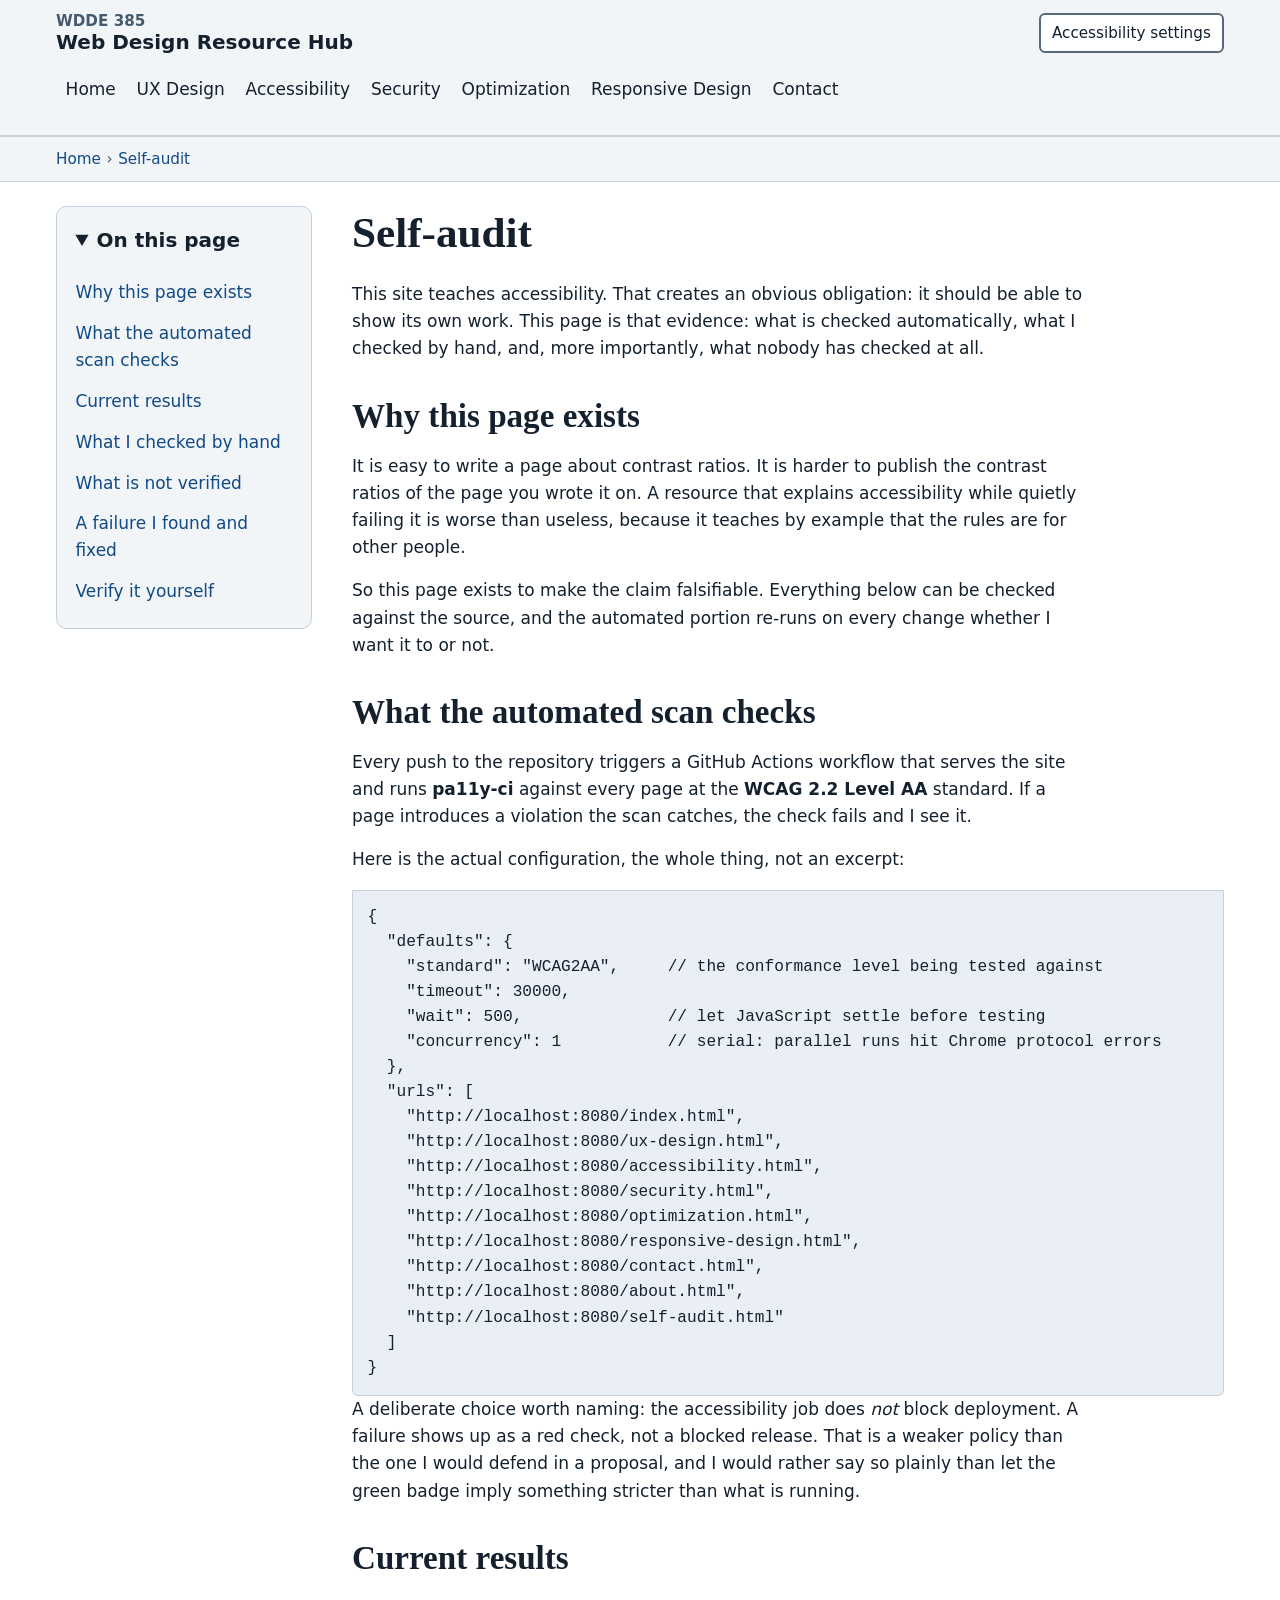
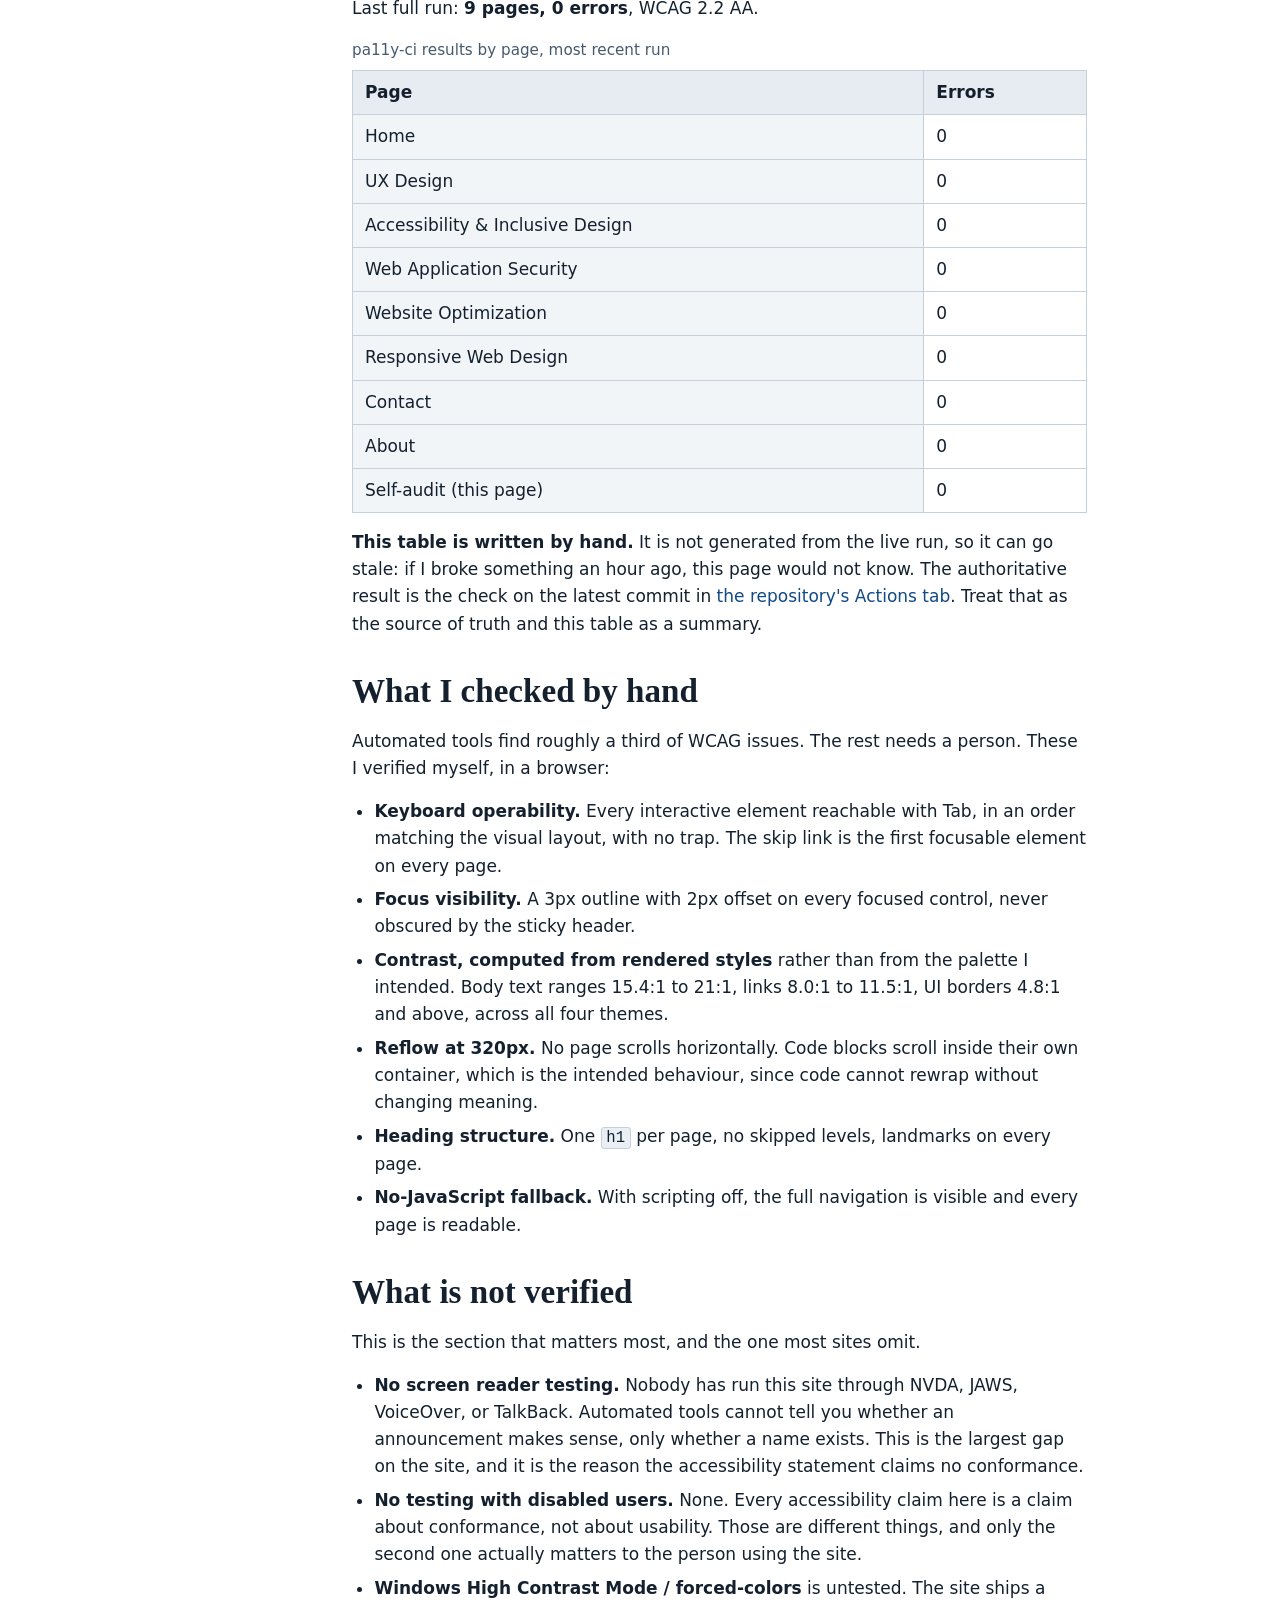
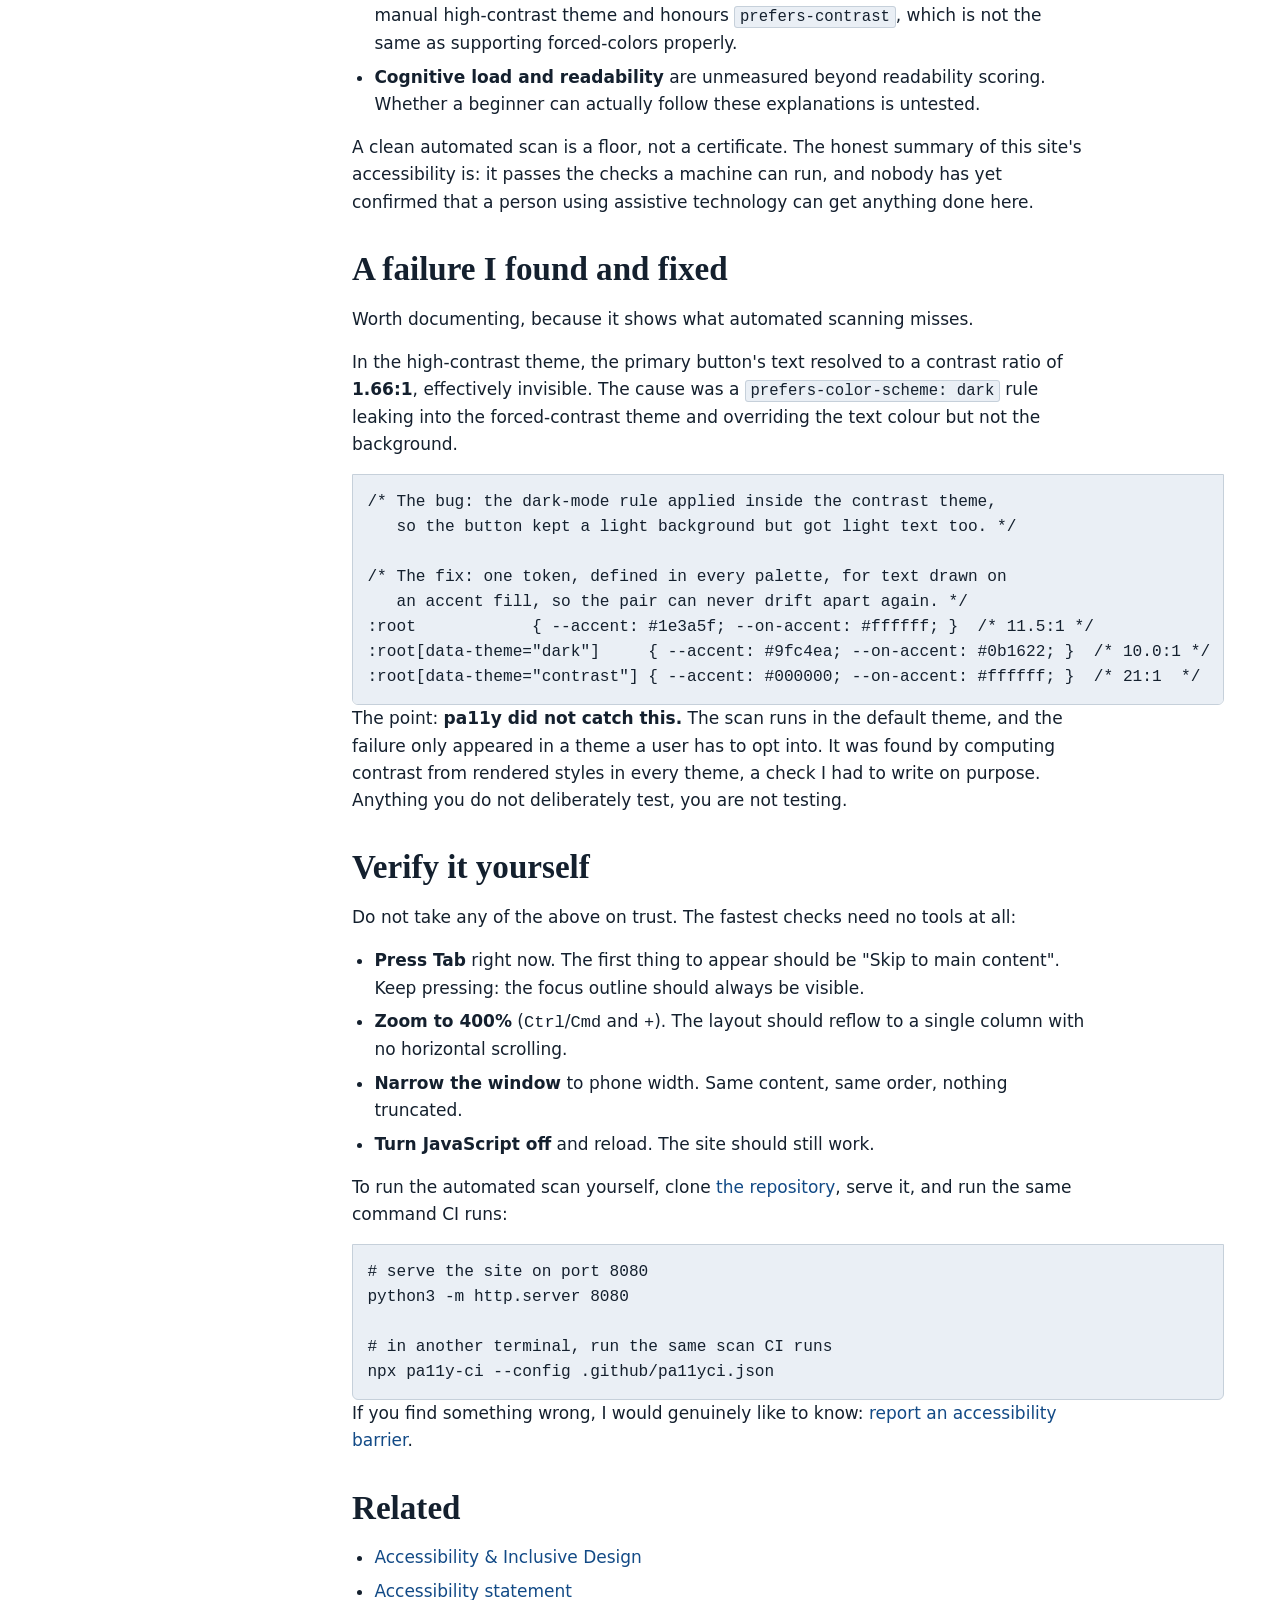
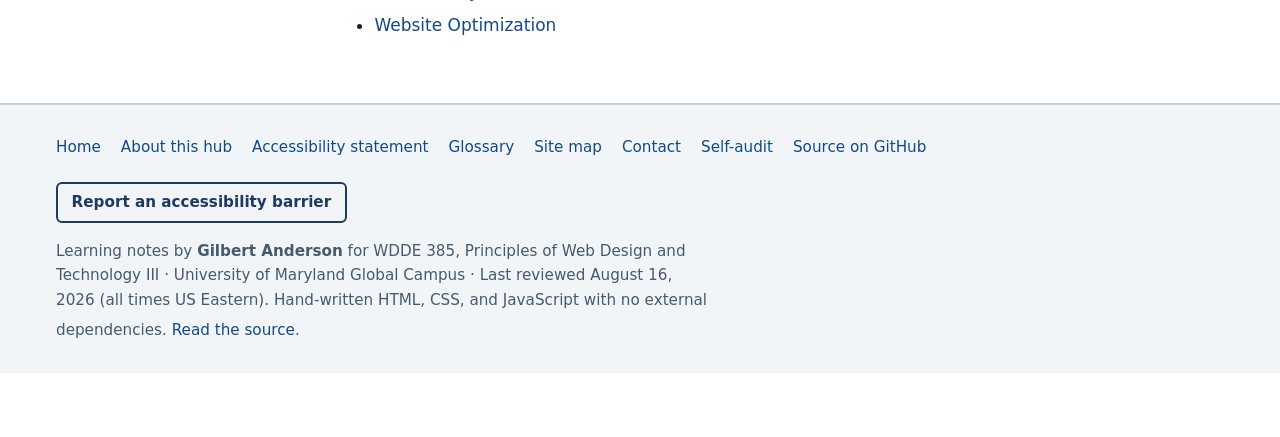
<file: self-audit.html>
<!DOCTYPE html>
<html lang="en">
<head>
<meta charset="utf-8">
<meta name="viewport" content="width=device-width, initial-scale=1">
<link rel="icon" href="favicon.svg" type="image/svg+xml">
<title>Self-audit | WDDE 385 Web Design Resource Hub</title>
<meta name="description" content="How this site scores against the accessibility criteria it teaches, what is verified, and what is not.">
<!-- static asset version: bump ?v= here AND on main.min.js's <script>
     tag below whenever styles.css or main.js changes; keep both
     numbers equal (see optimization.html "One tradeoff, disclosed rather than hidden") -->
<link rel="stylesheet" href="styles.min.css?v=1">
<script>
(function(){var d=document.documentElement;d.classList.add('js');try{var p=JSON.parse(localStorage.getItem('hubPrefs')||'{}');if(p.theme&&p.theme!=='system'){d.setAttribute('data-theme',p.theme);}if(p.textsize&&p.textsize!=='default'){d.setAttribute('data-textsize',p.textsize);}if(p.motion==='reduced'){d.setAttribute('data-motion','reduced');}if(p.underline==='on'){d.setAttribute('data-underline','on');}}catch(e){}})();
</script>
</head>
<body>

<a class="skip-link" href="#main">Skip to main content</a>

<header class="site-header">
  <div class="wrap header-inner">
    <a class="brand" href="index.html">
      <span class="brand-course">WDDE 385</span>
      <span class="brand-name">Web Design Resource Hub</span>
    </a>
    <div class="header-actions">
      <button type="button" id="nav-toggle" class="btn-menu" aria-expanded="false" aria-controls="primary-nav" hidden>Menu</button>
      <button type="button" id="a11y-toggle" class="btn-quiet" aria-expanded="false" aria-controls="a11y-panel" hidden>Accessibility settings</button>
    </div>
    <nav id="primary-nav" class="primary-nav" aria-label="Primary">
      <ul>
        <li><a href="index.html">Home</a></li>
        <li><a href="ux-design.html">UX Design</a></li>
        <li><a href="accessibility.html">Accessibility</a></li>
        <li><a href="security.html">Security</a></li>
        <li><a href="optimization.html">Optimization</a></li>
        <li><a href="responsive-design.html">Responsive Design</a></li>
        <li><a href="contact.html">Contact</a></li>
      </ul>
    </nav>
  </div>
  <div id="a11y-panel" class="a11y-panel" hidden></div>
</header>

<nav class="breadcrumbs" aria-label="Breadcrumb">
  <div class="wrap">
    <ol>
      <li><a href="index.html">Home</a></li>
      <li><a href="self-audit.html" aria-current="page">Self-audit</a></li>
    </ol>
  </div>
</nav>

<main id="main" class="page" tabindex="-1">
  <div class="wrap topic-layout">

    <details class="toc" open>
      <summary>On this page</summary>
      <nav aria-label="On this page">
        <ul>
          <li><a href="#why">Why this page exists</a></li>
          <li><a href="#automated">What the automated scan checks</a></li>
          <li><a href="#results">Current results</a></li>
          <li><a href="#manual">What I checked by hand</a></li>
          <li><a href="#not-verified">What is not verified</a></li>
          <li><a href="#failure">A failure I found and fixed</a></li>
          <li><a href="#verify-yourself">Verify it yourself</a></li>
        </ul>
      </nav>
    </details>
    <script>if(window.matchMedia&&!window.matchMedia('(min-width:64em)').matches){document.currentScript.previousElementSibling.open=false;}</script>

    <article>
      <h1>Self-audit</h1>

      <p class="lede">This site teaches accessibility. That creates an obvious obligation: it
      should be able to show its own work. This page is that evidence: what is checked
      automatically, what I checked by hand, and, more importantly, what nobody has checked
      at all.</p>

      <section>
        <h2 id="why">Why this page exists</h2>
        <p>It is easy to write a page about contrast ratios. It is harder to publish the
        contrast ratios of the page you wrote it on. A resource that explains accessibility
        while quietly failing it is worse than useless, because it teaches by example that the
        rules are for other people.</p>
        <p>So this page exists to make the claim falsifiable. Everything below can be checked
        against the source, and the automated portion re-runs on every change whether I want
        it to or not.</p>
      </section>

      <section>
        <h2 id="automated">What the automated scan checks</h2>
        <p>Every push to the repository triggers a GitHub Actions workflow that serves the site
        and runs <strong>pa11y-ci</strong> against every page at the <strong>WCAG 2.2 Level
        AA</strong> standard. If a page introduces a violation the scan catches, the check
        fails and I see it.</p>
        <p>Here is the actual configuration, the whole thing, not an excerpt:</p>
        <pre><code>{
  "defaults": {
    "standard": "WCAG2AA",     // the conformance level being tested against
    "timeout": 30000,
    "wait": 500,               // let JavaScript settle before testing
    "concurrency": 1           // serial: parallel runs hit Chrome protocol errors
  },
  "urls": [
    "http://localhost:8080/index.html",
    "http://localhost:8080/ux-design.html",
    "http://localhost:8080/accessibility.html",
    "http://localhost:8080/security.html",
    "http://localhost:8080/optimization.html",
    "http://localhost:8080/responsive-design.html",
    "http://localhost:8080/contact.html",
    "http://localhost:8080/about.html",
    "http://localhost:8080/self-audit.html"
  ]
}</code></pre>
        <p>A deliberate choice worth naming: the accessibility job does <em>not</em> block
        deployment. A failure shows up as a red check, not a blocked release. That is a weaker
        policy than the one I would defend in a proposal, and I would rather say so plainly
        than let the green badge imply something stricter than what is running.</p>
      </section>

      <section>
        <h2 id="results">Current results</h2>
        <p>Last full run: <strong>9 pages, 0 errors</strong>, WCAG 2.2 AA.</p>
        <table class="data-table">
          <caption>pa11y-ci results by page, most recent run</caption>
          <thead>
            <tr><th scope="col">Page</th><th scope="col">Errors</th></tr>
          </thead>
          <tbody>
            <tr><th scope="row">Home</th><td>0</td></tr>
            <tr><th scope="row">UX Design</th><td>0</td></tr>
            <tr><th scope="row">Accessibility &amp; Inclusive Design</th><td>0</td></tr>
            <tr><th scope="row">Web Application Security</th><td>0</td></tr>
            <tr><th scope="row">Website Optimization</th><td>0</td></tr>
            <tr><th scope="row">Responsive Web Design</th><td>0</td></tr>
            <tr><th scope="row">Contact</th><td>0</td></tr>
            <tr><th scope="row">About</th><td>0</td></tr>
            <tr><th scope="row">Self-audit (this page)</th><td>0</td></tr>
          </tbody>
        </table>
        <p class="note"><strong>This table is written by hand.</strong> It is not generated
        from the live run, so it can go stale: if I broke something an hour ago, this page
        would not know. The authoritative result is the check on the latest commit in
        <a href="https://github.com/gilbertanderson/wdde385/actions">the repository's Actions
        tab</a>. Treat that as the source of truth and this table as a summary.</p>
      </section>

      <section>
        <h2 id="manual">What I checked by hand</h2>
        <p>Automated tools find roughly a third of WCAG issues. The rest needs a person. These
        I verified myself, in a browser:</p>
        <ul>
          <li><strong>Keyboard operability.</strong> Every interactive element reachable with
          Tab, in an order matching the visual layout, with no trap. The skip link is the first
          focusable element on every page.</li>
          <li><strong>Focus visibility.</strong> A 3px outline with 2px offset on every focused
          control, never obscured by the sticky header.</li>
          <li><strong>Contrast, computed from rendered styles</strong> rather than from the
          palette I intended. Body text ranges 15.4:1 to 21:1, links 8.0:1 to 11.5:1, UI
          borders 4.8:1 and above, across all four themes.</li>
          <li><strong>Reflow at 320px.</strong> No page scrolls horizontally. Code blocks
          scroll inside their own container, which is the intended behaviour, since code
          cannot rewrap without changing meaning.</li>
          <li><strong>Heading structure.</strong> One <code>h1</code> per page, no skipped
          levels, landmarks on every page.</li>
          <li><strong>No-JavaScript fallback.</strong> With scripting off, the full navigation
          is visible and every page is readable.</li>
        </ul>
      </section>

      <section>
        <h2 id="not-verified">What is not verified</h2>
        <p>This is the section that matters most, and the one most sites omit.</p>
        <ul>
          <li><strong>No screen reader testing.</strong> Nobody has run this site through NVDA,
          JAWS, VoiceOver, or TalkBack. Automated tools cannot tell you whether an announcement
          makes sense, only whether a name exists. This is the largest gap on the site, and it
          is the reason the accessibility statement claims no conformance.</li>
          <li><strong>No testing with disabled users.</strong> None. Every accessibility claim
          here is a claim about conformance, not about usability. Those are different things,
          and only the second one actually matters to the person using the site.</li>
          <li><strong>Windows High Contrast Mode / forced-colors</strong> is untested. The site
          ships a manual high-contrast theme and honours <code>prefers-contrast</code>, which is
          not the same as supporting forced-colors properly.</li>
          <li><strong>Cognitive load and readability</strong> are unmeasured beyond readability
          scoring. Whether a beginner can actually follow these explanations is untested.</li>
        </ul>
        <p>A clean automated scan is a floor, not a certificate. The honest summary of this
        site's accessibility is: it passes the checks a machine can run, and nobody has yet
        confirmed that a person using assistive technology can get anything done here.</p>
      </section>

      <section>
        <h2 id="failure">A failure I found and fixed</h2>
        <p>Worth documenting, because it shows what automated scanning misses.</p>
        <p>In the high-contrast theme, the primary button's text resolved to a contrast ratio
        of <strong>1.66:1</strong>, effectively invisible. The cause was a
        <code>prefers-color-scheme: dark</code> rule leaking into the forced-contrast theme and
        overriding the text colour but not the background.</p>
        <pre><code>/* The bug: the dark-mode rule applied inside the contrast theme,
   so the button kept a light background but got light text too. */

/* The fix: one token, defined in every palette, for text drawn on
   an accent fill, so the pair can never drift apart again. */
:root            { --accent: #1e3a5f; --on-accent: #ffffff; }  /* 11.5:1 */
:root[data-theme="dark"]     { --accent: #9fc4ea; --on-accent: #0b1622; }  /* 10.0:1 */
:root[data-theme="contrast"] { --accent: #000000; --on-accent: #ffffff; }  /* 21:1  */</code></pre>
        <p>The point: <strong>pa11y did not catch this.</strong> The scan runs in the default
        theme, and the failure only appeared in a theme a user has to opt into. It was found by
        computing contrast from rendered styles in every theme, a check I had to write on
        purpose. Anything you do not deliberately test, you are not testing.</p>
      </section>

      <section>
        <h2 id="verify-yourself">Verify it yourself</h2>
        <p>Do not take any of the above on trust. The fastest checks need no tools at all:</p>
        <ul>
          <li><strong>Press Tab</strong> right now. The first thing to appear should be "Skip
          to main content". Keep pressing: the focus outline should always be visible.</li>
          <li><strong>Zoom to 400%</strong> (<kbd>Ctrl</kbd>/<kbd>Cmd</kbd> and <kbd>+</kbd>).
          The layout should reflow to a single column with no horizontal scrolling.</li>
          <li><strong>Narrow the window</strong> to phone width. Same content, same order,
          nothing truncated.</li>
          <li><strong>Turn JavaScript off</strong> and reload. The site should still work.</li>
        </ul>
        <p>To run the automated scan yourself, clone
        <a href="https://github.com/gilbertanderson/wdde385">the repository</a>, serve it, and
        run the same command CI runs:</p>
        <pre><code># serve the site on port 8080
python3 -m http.server 8080

# in another terminal, run the same scan CI runs
npx pa11y-ci --config .github/pa11yci.json</code></pre>
        <p>If you find something wrong, I would genuinely like to know:
        <a href="contact.html#category">report an accessibility barrier</a>.</p>
      </section>

      <nav class="related" aria-label="Related pages">
        <h2>Related</h2>
        <ul>
          <li><a href="accessibility.html">Accessibility &amp; Inclusive Design</a></li>
          <li><a href="about.html#accessibility-statement">Accessibility statement</a></li>
          <li><a href="optimization.html">Website Optimization</a></li>
        </ul>
      </nav>

    </article>
  </div>
</main>

<footer class="site-footer">
  <div class="wrap">
    <nav aria-label="Footer">
      <ul>
        <li><a href="index.html">Home</a></li>
        <li><a href="about.html">About this hub</a></li>
        <li><a href="about.html#accessibility-statement">Accessibility statement</a></li>
        <li><a href="about.html#glossary">Glossary</a></li>
        <li><a href="about.html#sitemap">Site map</a></li>
        <li><a href="contact.html">Contact</a></li>
        <li><a href="self-audit.html">Self-audit</a></li>
        <li><a href="https://github.com/gilbertanderson/wdde385">Source on GitHub</a></li>
      </ul>
    </nav>
    <p><a class="barrier-link" href="contact.html#category">Report an accessibility barrier</a></p>
    <p class="colophon">Learning notes by <strong>Gilbert Anderson</strong> for WDDE 385,
    Principles of Web Design and Technology III · University of Maryland Global Campus ·
    Last reviewed August 16, 2026 (all times US Eastern). Hand-written HTML, CSS, and
    JavaScript with no external dependencies.
    <a href="https://github.com/gilbertanderson/wdde385">Read the source</a>.</p>
  </div>
</footer>

<!-- keep this ?v= in sync with styles.min.css's <link> tag above -->
<script src="main.min.js?v=1" defer></script>
</body>
</html>
</file>
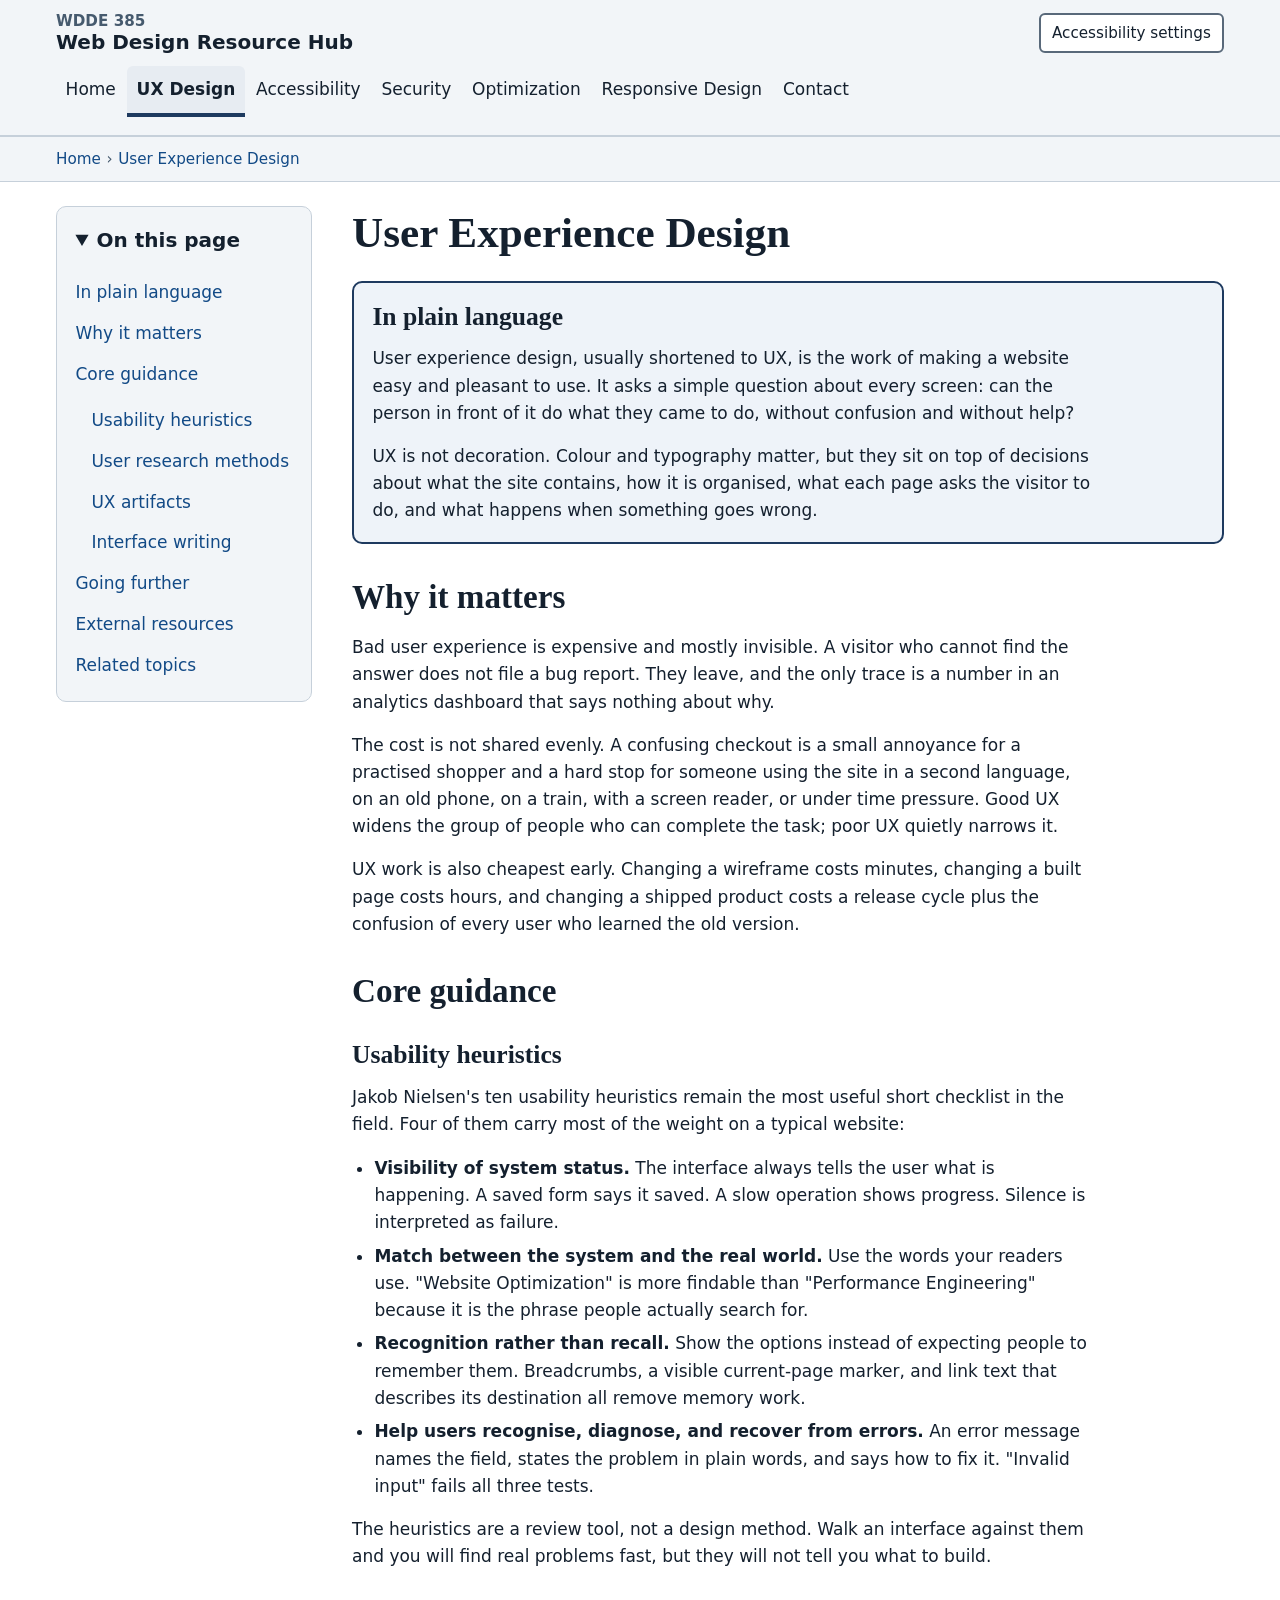
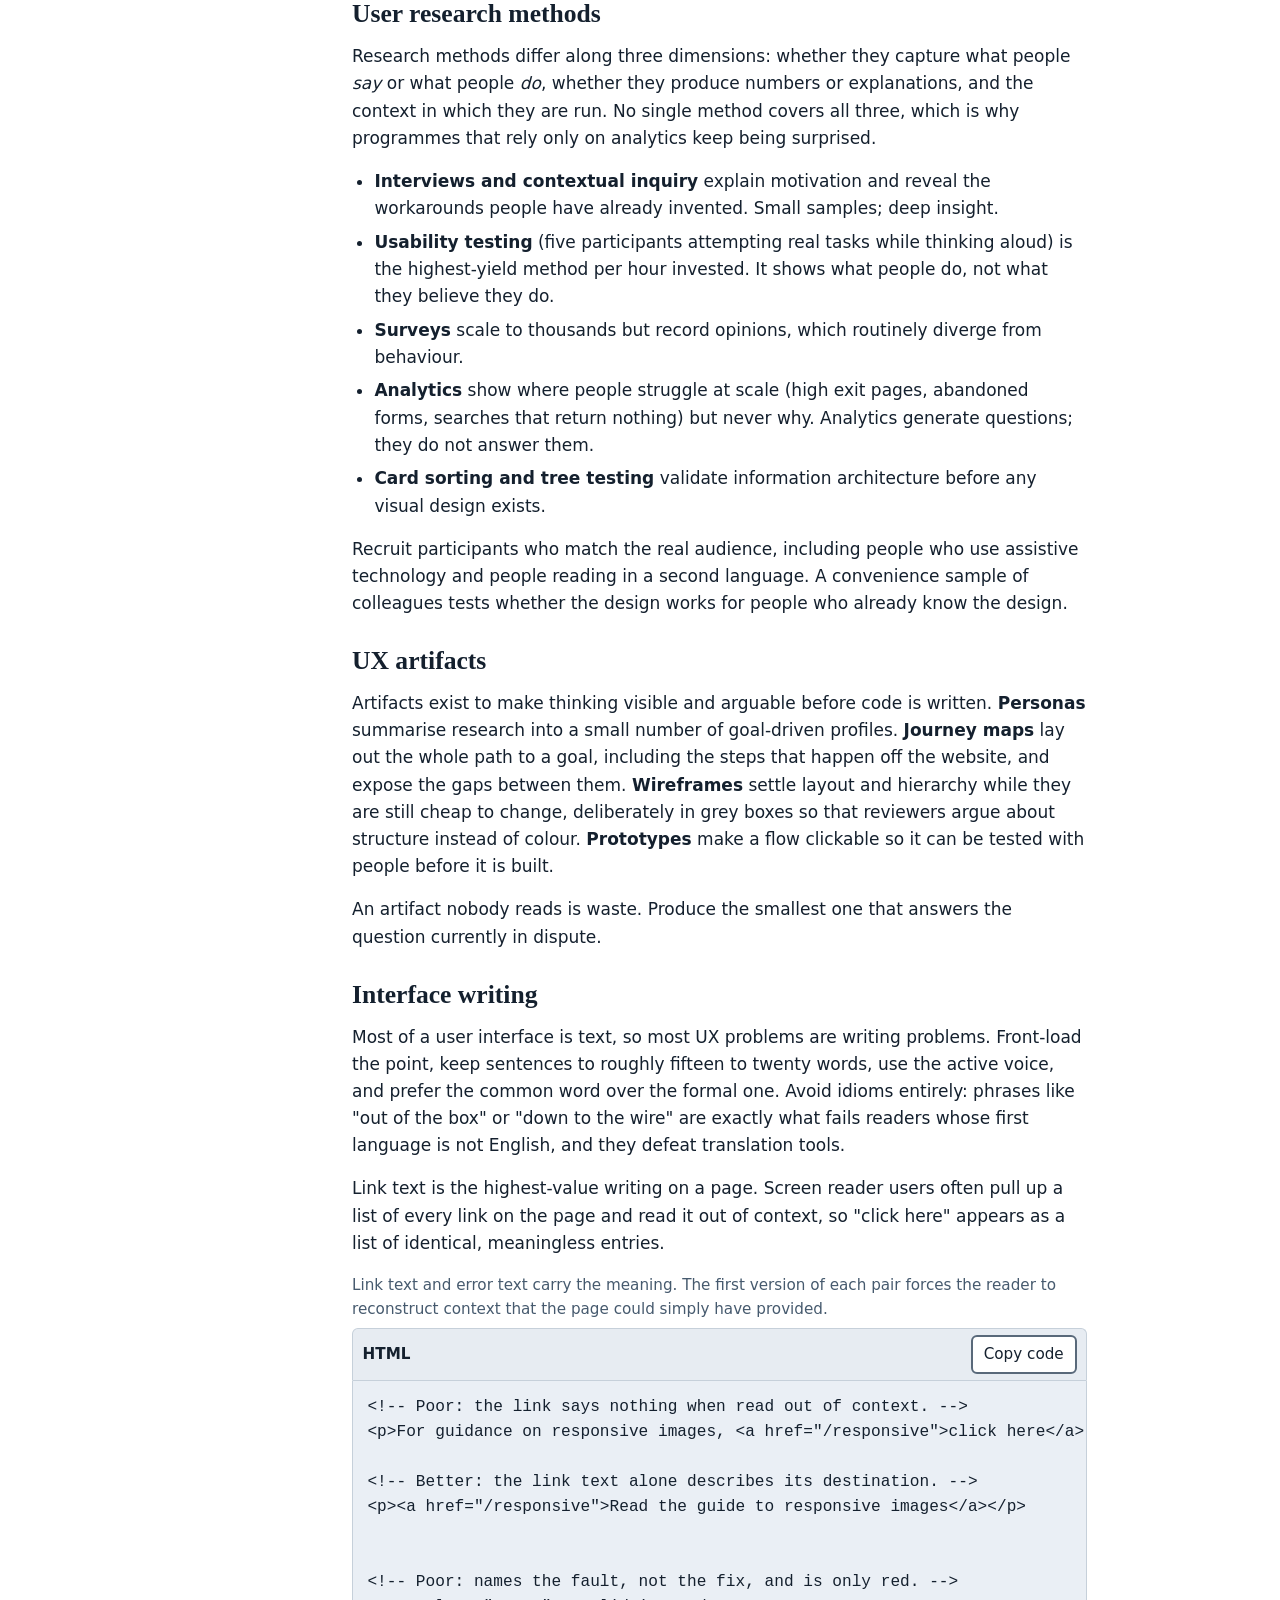
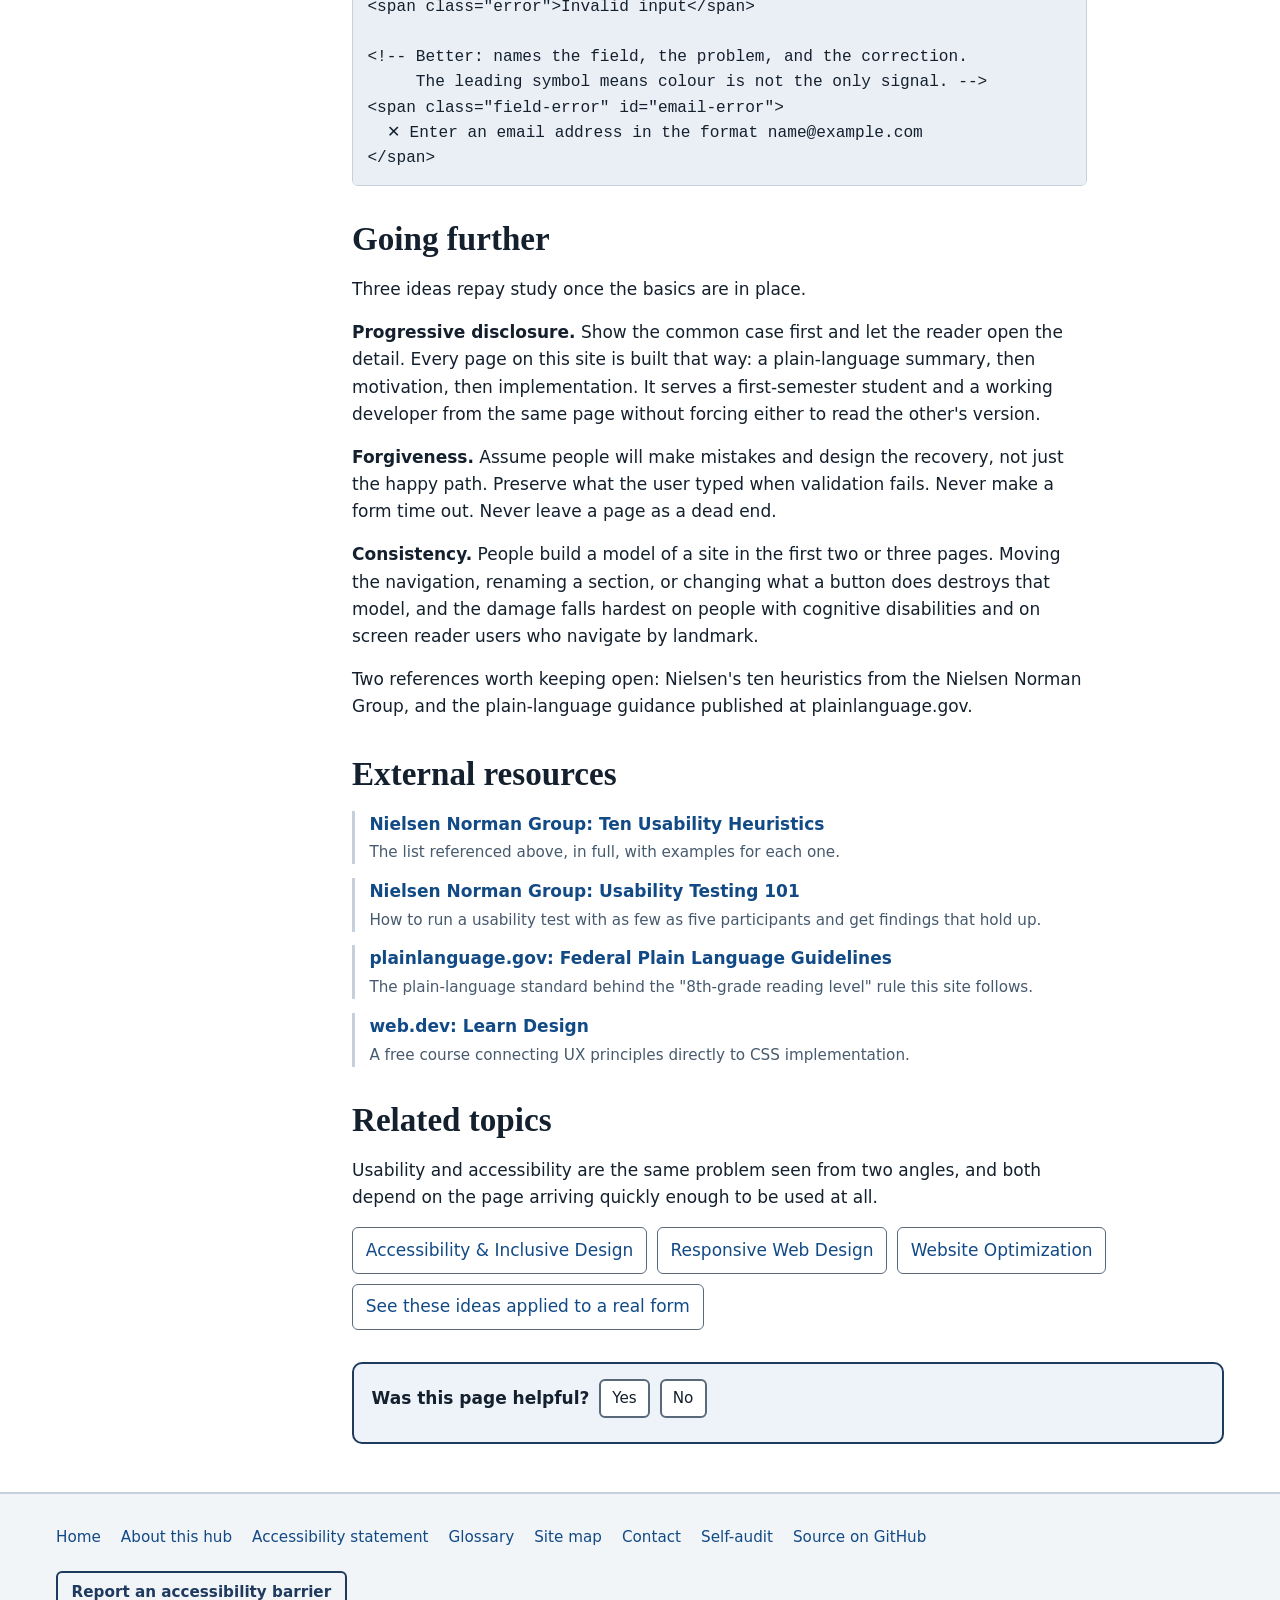
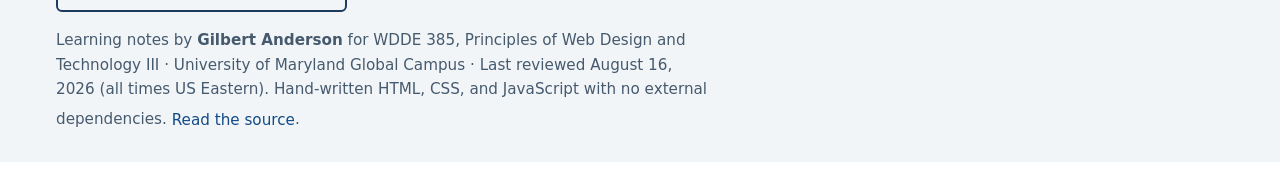
<file: ux-design.html>
<!DOCTYPE html>
<html lang="en">
<head>
<meta charset="utf-8">
<meta name="viewport" content="width=device-width, initial-scale=1">
<link rel="icon" href="favicon.svg" type="image/svg+xml">
<title>User Experience Design | WDDE 385 Web Design Resource Hub</title>
<meta name="description" content="Design principles, usability heuristics, user research methods, and UX artifacts, a practical introduction for students and early-career web developers.">
<!-- static asset version: bump ?v= here AND on main.min.js's <script>
     tag below whenever styles.css or main.js changes; keep both
     numbers equal (see optimization.html "One tradeoff, disclosed rather than hidden") -->
<link rel="stylesheet" href="styles.min.css?v=1">
<script>
(function(){var d=document.documentElement;d.classList.add('js');try{var p=JSON.parse(localStorage.getItem('hubPrefs')||'{}');if(p.theme&&p.theme!=='system'){d.setAttribute('data-theme',p.theme);}if(p.textsize&&p.textsize!=='default'){d.setAttribute('data-textsize',p.textsize);}if(p.motion==='reduced'){d.setAttribute('data-motion','reduced');}if(p.underline==='on'){d.setAttribute('data-underline','on');}}catch(e){}})();
</script>
</head>
<body>

<a class="skip-link" href="#main">Skip to main content</a>

<header class="site-header">
  <div class="wrap header-inner">
    <a class="brand" href="index.html">
      <span class="brand-course">WDDE 385</span>
      <span class="brand-name">Web Design Resource Hub</span>
    </a>
    <div class="header-actions">
      <button type="button" id="nav-toggle" class="btn-menu" aria-expanded="false" aria-controls="primary-nav" hidden>Menu</button>
      <button type="button" id="a11y-toggle" class="btn-quiet" aria-expanded="false" aria-controls="a11y-panel" hidden>Accessibility settings</button>
    </div>
    <nav id="primary-nav" class="primary-nav" aria-label="Primary">
      <ul>
        <li><a href="index.html">Home</a></li>
        <li><a href="ux-design.html" aria-current="page">UX Design</a></li>
        <li><a href="accessibility.html">Accessibility</a></li>
        <li><a href="security.html">Security</a></li>
        <li><a href="optimization.html">Optimization</a></li>
        <li><a href="responsive-design.html">Responsive Design</a></li>
        <li><a href="contact.html">Contact</a></li>
      </ul>
    </nav>
  </div>
  <div id="a11y-panel" class="a11y-panel" hidden></div>
</header>

<nav class="breadcrumbs" aria-label="Breadcrumb">
  <div class="wrap">
    <ol>
      <li><a href="index.html">Home</a></li>
      <li><a href="ux-design.html" aria-current="page">User Experience Design</a></li>
    </ol>
  </div>
</nav>

<main id="main" class="page" tabindex="-1">
  <div class="wrap topic-layout">

    <details class="toc" open>
      <summary>On this page</summary>
      <nav aria-label="On this page">
        <ul>
          <li><a href="#summary">In plain language</a></li>
          <li><a href="#why">Why it matters</a></li>
          <li><a href="#guidance">Core guidance</a>
            <ul>
              <li><a href="#heuristics">Usability heuristics</a></li>
              <li><a href="#research">User research methods</a></li>
              <li><a href="#artifacts">UX artifacts</a></li>
              <li><a href="#writing">Interface writing</a></li>
            </ul>
          </li>
          <li><a href="#further">Going further</a></li>
          <li><a href="#resources">External resources</a></li>
          <li><a href="#related">Related topics</a></li>
        </ul>
      </nav>
    </details>
    <script>if(window.matchMedia&&!window.matchMedia('(min-width:64em)').matches){document.currentScript.previousElementSibling.open=false;}</script>

    <article>
      <h1>User Experience Design</h1>

      <div class="layer-summary">
        <h2 id="summary">In plain language</h2>
        <p>User experience design, usually shortened to UX, is the work of making a website
        easy and pleasant to use. It asks a simple question about every screen: can the
        person in front of it do what they came to do, without confusion and without help?</p>
        <p>UX is not decoration. Colour and typography matter, but they sit on top of
        decisions about what the site contains, how it is organised, what each page asks the
        visitor to do, and what happens when something goes wrong.</p>
      </div>

      <section>
        <h2 id="why">Why it matters</h2>
        <p>Bad user experience is expensive and mostly invisible. A visitor who cannot find
        the answer does not file a bug report. They leave, and the only trace is a number in
        an analytics dashboard that says nothing about why.</p>
        <p>The cost is not shared evenly. A confusing checkout is a small annoyance for a
        practised shopper and a hard stop for someone using the site in a second language,
        on an old phone, on a train, with a screen reader, or under time pressure. Good UX
        widens the group of people who can complete the task; poor UX quietly narrows it.</p>
        <p>UX work is also cheapest early. Changing a wireframe costs minutes, changing a
        built page costs hours, and changing a shipped product costs a release cycle plus the
        confusion of every user who learned the old version.</p>
      </section>

      <section>
        <h2 id="guidance">Core guidance</h2>

        <h3 id="heuristics">Usability heuristics</h3>
        <p>Jakob Nielsen's ten usability heuristics remain the most useful short checklist in
        the field. Four of them carry most of the weight on a typical website:</p>
        <ul>
          <li><strong>Visibility of system status.</strong> The interface always tells the
          user what is happening. A saved form says it saved. A slow operation shows
          progress. Silence is interpreted as failure.</li>
          <li><strong>Match between the system and the real world.</strong> Use the words
          your readers use. "Website Optimization" is more findable than "Performance
          Engineering" because it is the phrase people actually search for.</li>
          <li><strong>Recognition rather than recall.</strong> Show the options instead of
          expecting people to remember them. Breadcrumbs, a visible current-page marker, and
          link text that describes its destination all remove memory work.</li>
          <li><strong>Help users recognise, diagnose, and recover from errors.</strong> An
          error message names the field, states the problem in plain words, and says how to
          fix it. "Invalid input" fails all three tests.</li>
        </ul>
        <p>The heuristics are a review tool, not a design method. Walk an interface against
        them and you will find real problems fast, but they will not tell you what to build.</p>

        <h3 id="research">User research methods</h3>
        <p>Research methods differ along three dimensions: whether they capture what people
        <em>say</em> or what people <em>do</em>, whether they produce numbers or explanations,
        and the context in which they are run. No single method covers all three, which is
        why programmes that rely only on analytics keep being surprised.</p>
        <ul>
          <li><strong>Interviews and contextual inquiry</strong> explain motivation and
          reveal the workarounds people have already invented. Small samples; deep insight.</li>
          <li><strong>Usability testing</strong> (five participants attempting real tasks
          while thinking aloud) is the highest-yield method per hour invested. It shows what
          people do, not what they believe they do.</li>
          <li><strong>Surveys</strong> scale to thousands but record opinions, which
          routinely diverge from behaviour.</li>
          <li><strong>Analytics</strong> show where people struggle at scale (high exit
          pages, abandoned forms, searches that return nothing) but never why. Analytics
          generate questions; they do not answer them.</li>
          <li><strong>Card sorting and tree testing</strong> validate information
          architecture before any visual design exists.</li>
        </ul>
        <p>Recruit participants who match the real audience, including people who use
        assistive technology and people reading in a second language. A convenience sample of
        colleagues tests whether the design works for people who already know the design.</p>

        <h3 id="artifacts">UX artifacts</h3>
        <p>Artifacts exist to make thinking visible and arguable before code is written.
        <strong>Personas</strong> summarise research into a small number of goal-driven
        profiles. <strong>Journey maps</strong> lay out the whole path to a goal, including
        the steps that happen off the website, and expose the gaps between them.
        <strong>Wireframes</strong> settle layout and hierarchy while they are still cheap to
        change, deliberately in grey boxes so that reviewers argue about structure instead of
        colour. <strong>Prototypes</strong> make a flow clickable so it can be tested with
        people before it is built.</p>
        <p>An artifact nobody reads is waste. Produce the smallest one that answers the
        question currently in dispute.</p>

        <h3 id="writing">Interface writing</h3>
        <p>Most of a user interface is text, so most UX problems are writing problems. Front-load
        the point, keep sentences to roughly fifteen to twenty words, use the active voice, and
        prefer the common word over the formal one. Avoid idioms entirely: phrases like
        "out of the box" or "down to the wire" are exactly what fails readers whose first
        language is not English, and they defeat translation tools.</p>
        <p>Link text is the highest-value writing on a page. Screen reader users often pull up
        a list of every link on the page and read it out of context, so "click here" appears
        as a list of identical, meaningless entries.</p>

        <figure class="code-sample">
          <figcaption>Link text and error text carry the meaning. The first version of each
          pair forces the reader to reconstruct context that the page could simply have
          provided.</figcaption>
          <div class="code-head"><span class="code-lang">HTML</span></div>
<pre tabindex="0" role="region" aria-label="Code sample: descriptive link text and error messages"><code>&lt;!-- Poor: the link says nothing when read out of context. --&gt;
&lt;p&gt;For guidance on responsive images, &lt;a href="/responsive"&gt;click here&lt;/a&gt;.&lt;/p&gt;

&lt;!-- Better: the link text alone describes its destination. --&gt;
&lt;p&gt;&lt;a href="/responsive"&gt;Read the guide to responsive images&lt;/a&gt;&lt;/p&gt;


&lt;!-- Poor: names the fault, not the fix, and is only red. --&gt;
&lt;span class="error"&gt;Invalid input&lt;/span&gt;

&lt;!-- Better: names the field, the problem, and the correction.
     The leading symbol means colour is not the only signal. --&gt;
&lt;span class="field-error" id="email-error"&gt;
  &#x2715; Enter an email address in the format name@example.com
&lt;/span&gt;</code></pre>
        </figure>
      </section>

      <section>
        <h2 id="further">Going further</h2>
        <p>Three ideas repay study once the basics are in place.</p>
        <p><strong>Progressive disclosure.</strong> Show the common case first and let the
        reader open the detail. Every page on this site is built that way: a plain-language
        summary, then motivation, then implementation. It serves a first-semester student and
        a working developer from the same page without forcing either to read the other's
        version.</p>
        <p><strong>Forgiveness.</strong> Assume people will make mistakes and design the
        recovery, not just the happy path. Preserve what the user typed when validation
        fails. Never make a form time out. Never leave a page as a dead end.</p>
        <p><strong>Consistency.</strong> People build a model of a site in the first two or
        three pages. Moving the navigation, renaming a section, or changing what a button
        does destroys that model, and the damage falls hardest on people with cognitive
        disabilities and on screen reader users who navigate by landmark.</p>
        <p>Two references worth keeping open: Nielsen's ten heuristics from the Nielsen
        Norman Group, and the plain-language guidance published at plainlanguage.gov.</p>
      </section>

      <section>
        <h2 id="resources">External resources</h2>
        <ul class="resource-list">
          <li><a href="https://www.nngroup.com/articles/ten-usability-heuristics/">Nielsen Norman Group: Ten Usability Heuristics</a>
          <span class="resource-note">The list referenced above, in full, with examples for each one.</span></li>
          <li><a href="https://www.nngroup.com/articles/usability-testing-101/">Nielsen Norman Group: Usability Testing 101</a>
          <span class="resource-note">How to run a usability test with as few as five participants and get findings that hold up.</span></li>
          <li><a href="https://www.plainlanguage.gov/guidelines/">plainlanguage.gov: Federal Plain Language Guidelines</a>
          <span class="resource-note">The plain-language standard behind the "8th-grade reading level" rule this site follows.</span></li>
          <li><a href="https://web.dev/learn/design">web.dev: Learn Design</a>
          <span class="resource-note">A free course connecting UX principles directly to CSS implementation.</span></li>
        </ul>
      </section>

      <section>
        <h2 id="related">Related topics</h2>
        <p>Usability and accessibility are the same problem seen from two angles, and both
        depend on the page arriving quickly enough to be used at all.</p>
        <ul class="related-list">
          <li><a href="accessibility.html">Accessibility &amp; Inclusive Design</a></li>
          <li><a href="responsive-design.html">Responsive Web Design</a></li>
          <li><a href="optimization.html">Website Optimization</a></li>
          <li><a href="contact.html">See these ideas applied to a real form</a></li>
        </ul>
      </section>

      <div class="helpful" hidden>
        <p id="helpful-q">Was this page helpful?</p>
        <button type="button" class="btn-quiet" data-answer="yes" aria-describedby="helpful-q">Yes</button>
        <button type="button" class="btn-quiet" data-answer="no" aria-describedby="helpful-q">No</button>
        <p role="status"></p>
      </div>

    </article>
  </div>
</main>

<footer class="site-footer">
  <div class="wrap">
    <nav aria-label="Footer">
      <ul>
        <li><a href="index.html">Home</a></li>
        <li><a href="about.html">About this hub</a></li>
        <li><a href="about.html#accessibility-statement">Accessibility statement</a></li>
        <li><a href="about.html#glossary">Glossary</a></li>
        <li><a href="about.html#sitemap">Site map</a></li>
        <li><a href="contact.html">Contact</a></li>
        <li><a href="self-audit.html">Self-audit</a></li>
        <li><a href="https://github.com/gilbertanderson/wdde385">Source on GitHub</a></li>
      </ul>
    </nav>
    <p><a class="barrier-link" href="contact.html#category">Report an accessibility barrier</a></p>
    <p class="colophon">Learning notes by <strong>Gilbert Anderson</strong> for WDDE 385,
    Principles of Web Design and Technology III · University of Maryland Global Campus ·
    Last reviewed August 16, 2026 (all times US Eastern). Hand-written HTML, CSS, and
    JavaScript with no external dependencies.
    <a href="https://github.com/gilbertanderson/wdde385">Read the source</a>.</p>
  </div>
</footer>

<!-- keep this ?v= in sync with styles.min.css's <link> tag above -->
<script src="main.min.js?v=1" defer></script>
</body>
</html>
</file>
<file: styles.min.css>
@charset "UTF-8";:root{--bg:#ffffff;--surface:#f2f5f8;--surface-2:#e7ecf2;--text:#14202e;--text-muted:#465a6e;--link:#124a86;--link-visited:#5b3a80;--border:#59697a;--border-soft:#c6d0da;--accent:#1e3a5f;--on-accent:#ffffff;--accent-soft:#eef3f9;--focus:#1e3a5f;--error:#b3261e;--error-bg:#fdecea;--success:#146c43;--success-bg:#e8f5ee;--code-bg:#eaeff5;--code-text:#14202e;--shadow-ink:#0b1420;--shadow-ink-rgb:11, 20, 32;--shape-none:0;--shape-xs:0.25rem;--shape-sm:0.375rem;--shape-md:0.625rem;--shape-lg:1rem;--shape-full:999px;--elevation-0:none;--elevation-1:0 1px 2px rgba(var(--shadow-ink-rgb), 0.30), 0 1px 3px 1px rgba(var(--shadow-ink-rgb), 0.15);--elevation-2:0 1px 2px rgba(var(--shadow-ink-rgb), 0.30), 0 2px 6px 2px rgba(var(--shadow-ink-rgb), 0.15);--elevation-3:0 1px 3px rgba(var(--shadow-ink-rgb), 0.30), 0 4px 8px 3px rgba(var(--shadow-ink-rgb), 0.15);--step--1:clamp(0.875rem, 0.84rem + 0.18vw, 0.95rem);--step-0:clamp(1rem, 0.97rem + 0.15vw, 1.0625rem);--step-1:clamp(1.125rem, 1.07rem + 0.28vw, 1.25rem);--step-2:clamp(1.3rem, 1.2rem + 0.5vw, 1.6rem);--step-3:clamp(1.55rem, 1.35rem + 0.9vw, 2.1rem);--step-4:clamp(1.85rem, 1.5rem + 1.5vw, 2.75rem);--measure:68ch;--radius:var(--shape-sm);--gap:1.25rem;--shell:75rem;--motion:160ms;--font-body:system-ui, -apple-system, "Segoe UI", Roboto, "Helvetica Neue", Arial, sans-serif;--font-head:Georgia, "Iowan Old Style", "Palatino Linotype", "Book Antiqua", "Times New Roman", serif;--text-scale:1;--link-decoration:none}@media (prefers-color-scheme:dark){:root:not([data-theme=light]):not([data-theme=contrast]){--bg:#0f1720;--surface:#172230;--surface-2:#1e2c3c;--text:#e6edf3;--text-muted:#a9b8c6;--link:#8dbdf2;--link-visited:#d3a9f5;--border:#7d8d9c;--border-soft:#31424f;--accent:#9fc4ea;--on-accent:#0b1622;--accent-soft:#152232;--focus:#9fc4ea;--error:#ff9a90;--error-bg:#2b1614;--success:#78d9a6;--success-bg:#12251b;--code-bg:#0a1119;--code-text:#e6edf3;--shadow-ink:#000000;--shadow-ink-rgb:0, 0, 0}}:root[data-theme=dark]{--bg:#0f1720;--surface:#172230;--surface-2:#1e2c3c;--text:#e6edf3;--text-muted:#a9b8c6;--link:#8dbdf2;--link-visited:#d3a9f5;--border:#7d8d9c;--border-soft:#31424f;--accent:#9fc4ea;--on-accent:#0b1622;--accent-soft:#152232;--focus:#9fc4ea;--error:#ff9a90;--error-bg:#2b1614;--success:#78d9a6;--success-bg:#12251b;--code-bg:#0a1119;--code-text:#e6edf3;--shadow-ink:#000000;--shadow-ink-rgb:0, 0, 0}:root[data-theme=contrast]{--bg:#ffffff;--surface:#ffffff;--surface-2:#ffffff;--text:#000000;--text-muted:#000000;--link:#0000c8;--link-visited:#5c0099;--border:#000000;--border-soft:#000000;--accent:#6b2200;--on-accent:#ffffff;--accent-soft:#ffffff;--focus:#000000;--error:#8f0000;--error-bg:#ffffff;--success:#00532f;--success-bg:#ffffff;--code-bg:#ffffff;--code-text:#000000;--shadow-ink:#000000;--shadow-ink-rgb:0, 0, 0;--link-decoration:underline}:root[data-theme=contrast] *{border-color:#000}@media (prefers-contrast:more){:root:not([data-theme]){--text-muted:var(--text);--border-soft:var(--border);--link-decoration:underline}}:root[data-textsize=large]{--text-scale:1.125}:root[data-textsize=larger]{--text-scale:1.25}:root[data-underline=on]{--link-decoration:underline}*,::after,::before{box-sizing:border-box}[hidden]{display:none!important}html{font-size:calc(100%*var(--text-scale));-webkit-text-size-adjust:100%;scroll-behavior:smooth}body{margin:0;background:var(--bg);color:var(--text);font-family:var(--font-body);font-size:var(--step-0);line-height:1.6;text-align:left;overflow-wrap:break-word;display:flex;flex-direction:column;min-height:100vh}h1,h2,h3,h4{line-height:1.25;margin:0 0 .5em;font-weight:700;max-width:var(--measure);text-wrap:balance;font-family:var(--font-head)}h1{font-size:var(--step-4);margin-top:0}h2{font-size:var(--step-3);margin-top:2rem}h3{font-size:var(--step-2);margin-top:1.75rem}h4{font-size:var(--step-1);margin-top:1.5rem}dl,ol,p,table,ul{max-width:var(--measure)}ol,p,ul{margin:0 0 1rem}ol,ul{padding-left:1.4rem}li{margin-bottom:.4rem}li>ol,li>ul{margin-top:.4rem}a{color:var(--link);text-decoration:var(--link-decoration);text-underline-offset:.15em}a:visited{color:var(--link-visited)}a:hover{text-decoration:underline}:focus-visible{outline:3px solid var(--focus);outline-offset:2px;border-radius:2px}:focus:not(:focus-visible){outline:0}[id]{scroll-margin-top:1.5rem}img,svg,video{max-width:100%;height:auto}hr{border:0;border-top:1px solid var(--border-soft);margin:2.5rem 0}abbr[title]{text-decoration:underline dotted;cursor:help}dl{margin:0 0 1.5rem}dt{font-weight:700;margin-top:1rem}dd{margin:.25rem 0 0;padding-left:1rem;border-left:3px solid var(--border-soft)}blockquote{margin:0 0 1rem;padding:.25rem 0 .25rem 1rem;border-left:4px solid var(--accent);max-width:var(--measure)}table{border-collapse:collapse;width:100%;margin-bottom:1.5rem}caption,td,th{text-align:left}blockquote,caption{color:var(--text-muted)}caption{padding-bottom:.5rem}td,th{border:1px solid var(--border-soft);padding:.5rem .65rem;vertical-align:top}th{background:var(--surface)}.visually-hidden{position:absolute;width:1px;height:1px;margin:-1px;padding:0;overflow:hidden;clip:rect(0 0 0 0);clip-path:inset(50%);white-space:nowrap;border:0}.wrap{width:100%;max-width:var(--shell);margin-inline:auto;padding-inline:1rem}.page{flex:1 0 auto;padding-block:1.5rem 3rem}.stack>*+*{margin-top:1rem}.skip-link{position:absolute;left:.5rem;top:-100px;z-index:100;background:var(--bg);color:var(--link);border:2px solid var(--focus);border-radius:var(--radius);padding:.65rem 1rem;font-weight:700;text-decoration:underline;transition:top var(--motion) ease;box-shadow:var(--elevation-2)}.skip-link:focus{top:.5rem}.site-header{background:var(--surface);border-bottom:2px solid var(--border-soft)}.header-inner{display:flex;flex-wrap:wrap;align-items:center;justify-content:space-between;gap:.75rem;padding-block:.75rem}.brand{font-weight:700;text-decoration:none;line-height:1.2;display:block}.brand,.brand:visited{color:var(--text)}.brand .brand-course{display:block;font-size:var(--step--1);color:var(--text-muted);font-weight:600}.brand .brand-name{display:block;font-size:var(--step-1)}.brand:hover{text-decoration:none}.brand:hover .brand-name{color:var(--accent)}.header-actions{display:flex;flex-wrap:wrap;gap:.5rem}.primary-nav a,button{color:var(--text);border-radius:var(--radius)}button{font:inherit;background:var(--bg);border:2px solid var(--border);padding:.5rem .9rem;min-height:2.75rem;cursor:pointer;transition:box-shadow var(--motion) ease}.data-table thead th,.primary-nav a:hover,button:hover{background:var(--surface-2)}.btn-primary{background:var(--accent);border-color:var(--accent);color:var(--on-accent);font-weight:700;box-shadow:var(--elevation-1)}.btn-primary:hover{text-decoration:underline;box-shadow:var(--elevation-2)}.btn-quiet{min-height:2.25rem;padding:.35rem .7rem;font-size:var(--step--1)}.primary-nav{width:100%}.breadcrumbs ol,.primary-nav ul{list-style:none;display:flex;margin:0;max-width:none}.primary-nav ul{padding:0;flex-direction:column;gap:.15rem}.primary-nav a{display:block;padding:.7rem .5rem;text-decoration:var(--link-decoration);border-left:4px solid transparent}.primary-nav a[aria-current=page]{font-weight:700;border-left-color:var(--accent);background:var(--surface-2)}.js .primary-nav{display:none}.js .site-header[data-nav-open=true] .primary-nav{display:block}.a11y-panel{background:var(--accent-soft);border-top:2px solid var(--accent);border-bottom:2px solid var(--accent);padding-block:1rem}.a11y-panel h2{margin-top:0}.a11y-panel fieldset{border:1px solid var(--border-soft);border-radius:var(--shape-md);margin:0 0 1rem;padding:.75rem 1rem 1rem;min-width:0}.a11y-panel legend{font-weight:700;padding-inline:.35rem}.a11y-panel .opt-grid{display:grid;gap:.4rem 1rem;grid-template-columns:repeat(auto-fit,minmax(11rem,1fr))}.a11y-panel label{display:flex;align-items:center;gap:.5rem;padding:.35rem 0}.a11y-panel input{width:1.15rem;height:1.15rem;accent-color:var(--accent)}.a11y-settings-grid{display:grid;gap:0 1.25rem;grid-template-columns:repeat(auto-fit,minmax(15rem,1fr))}.breadcrumbs{background:var(--surface);border-bottom:1px solid var(--border-soft);font-size:var(--step--1)}.breadcrumbs ol{flex-wrap:wrap;gap:.35rem;padding:.6rem 0}.breadcrumbs li{margin:0}.breadcrumbs li+li::before{content:"›";padding-right:.35rem;color:var(--text-muted)}.cta,.hero{box-shadow:var(--elevation-1)}.hero{background:var(--surface);border:1px solid var(--border-soft);border-radius:var(--shape-md);padding:1.5rem 1.25rem;margin-bottom:2rem}.a11y-panel h2,.card h3,.hero p{font-size:var(--step-1)}.hero p{color:var(--text)}.cta{display:inline-block;min-height:2.75rem;padding:.7rem 1.1rem;background:var(--accent);font-weight:700;border-radius:var(--radius);text-decoration:none;border:2px solid var(--accent);transition:box-shadow var(--motion) ease}.cta,.cta:visited{color:var(--on-accent)}.cta:hover{text-decoration:underline}.card-grid{list-style:none;margin:0 0 2rem;padding:0;max-width:none;display:grid;gap:var(--gap);grid-template-columns:1fr}.card,.layer-summary{border-radius:var(--shape-md);padding:1.1rem 1.15rem}.card{background:var(--surface);border:1px solid var(--border-soft);border-left:5px solid var(--accent);margin:0;display:flex;flex-direction:column;box-shadow:var(--elevation-1);transition:box-shadow var(--motion) ease}.card:hover,.cta:hover{box-shadow:var(--elevation-2)}.card h3{margin-top:0}.card p{color:var(--text-muted);flex:1 0 auto}.card .card-link{font-weight:700;text-decoration:var(--link-decoration)}.layer-summary{background:var(--accent-soft);border:2px solid var(--accent);margin-bottom:1.5rem}.layer-summary h2{margin-top:0;font-size:var(--step-2)}.callout p:last-child,.callout ul:last-child,.demo-explain p:last-child,.form-success p:last-child,.layer-summary p:last-child{margin-bottom:0}.callout{background:var(--surface);border:1px solid var(--border-soft);border-left:5px solid var(--border);border-radius:var(--radius);padding:1rem 1.1rem;margin-bottom:1.5rem}.callout h2,.callout h3{margin-top:0}.code-sample{margin:0 0 1.5rem;max-width:var(--measure)}.code-sample figcaption{font-size:var(--step--1);color:var(--text-muted);margin-bottom:.4rem}.responsive-image-demo{max-width:none}.responsive-image-demo img{display:block;border-radius:var(--radius);background:#fff}.code-head,.responsive-image-demo img,pre{border:1px solid var(--border-soft)}.code-head{display:flex;flex-wrap:wrap;align-items:center;justify-content:space-between;gap:.5rem;background:var(--surface-2);border-bottom:0;border-radius:var(--shape-sm) var(--shape-sm)0 0;padding:.35rem .6rem;font-size:var(--step--1)}.code-head .code-lang{font-weight:700}pre{margin:0;background:var(--code-bg);color:var(--code-text);border-radius:0 0 var(--shape-sm) var(--shape-sm);padding:.9rem;overflow-x:auto;font-size:var(--code-scale, 0.95em);line-height:1.55;tab-size:2}pre:focus-visible{outline-offset:-3px}code,kbd,samp{font-family:ui-monospace,SFMono-Regular,"SF Mono",Menlo,Consolas,"Liberation Mono",monospace}.toc,li code,p code,td code{border:1px solid var(--border-soft)}li code,p code,td code{background:var(--code-bg);border-radius:3px;padding:.05em .3em;font-size:.92em}.toc{background:var(--surface);border-radius:var(--shape-md);padding:.5rem .9rem .9rem;margin-bottom:1.5rem}.toc>summary{font-weight:700;font-size:var(--step-1);cursor:pointer;padding:.6rem .25rem}.related-list,.toc ul{list-style:none;max-width:none}.toc ul{padding-left:0;margin:.5rem 0 0}.toc li{margin-bottom:.15rem}.toc ul ul{padding-left:1rem}.toc a{display:block;padding:.35rem .25rem}.related-list{padding:0;margin:0;display:flex;flex-wrap:wrap;gap:.6rem}.related-list li{margin:0}.related-list a{display:inline-block;background:var(--bg);border:1px solid var(--border);border-radius:var(--radius);padding:.55rem .8rem;text-decoration:var(--link-decoration);min-height:2.5rem}.related-list a:hover{background:var(--surface-2);text-decoration:underline}.resource-list,.site-footer nav ul{list-style:none;padding:0;margin:0 0 1rem}.resource-list{max-width:var(--measure);display:grid;gap:.85rem}.resource-list li{margin:0;padding-left:.9rem;border-left:3px solid var(--border-soft)}.helpful p,.resource-list a{font-weight:700}.resource-list .resource-note{display:block;color:var(--text-muted);font-size:var(--step--1);margin-top:.15rem}.helpful{background:var(--accent-soft);border:2px solid var(--accent);border-radius:var(--shape-md);padding:.9rem 1.1rem;margin:2rem 0 0;display:flex;flex-wrap:wrap;align-items:center;gap:.6rem}.helpful p{margin:0}.helpful [role=status]{flex-basis:100%;margin:0;font-weight:400}form{max-width:44rem}.field{margin-bottom:1.5rem}.field>label,fieldset>legend{display:block;font-weight:700;margin-bottom:.3rem}.hint,.optional{color:var(--text-muted)}.hint{display:block;font-size:var(--step--1);margin-bottom:.4rem}.optional{font-weight:400}input[type=email],input[type=tel],input[type=text],input[type=url]{max-width:32rem;min-height:2.75rem;border-radius:var(--radius)}select{min-height:2.75rem;max-width:32rem}fieldset,select,textarea{border-radius:var(--radius)}input[type=email],input[type=tel],input[type=text],input[type=url],select,textarea{font:inherit;color:var(--text);background:var(--bg);width:100%;padding:.6rem .7rem;border:2px solid var(--border)}textarea{max-width:44rem;min-height:9rem;resize:vertical}[aria-invalid=true]{border-color:var(--error);border-width:3px}.error-summary a,.field-error{color:var(--error);font-weight:700}.field-error{display:block;margin-top:.4rem}.field-error::before{content:"✕ "}.error-summary,.form-success{border-radius:var(--shape-md);padding:1rem 1.1rem;margin-bottom:1.5rem}.error-summary{background:var(--error-bg);border:3px solid var(--error)}.error-summary h2,.form-success h2{margin-top:0;font-size:var(--step-1);color:var(--error)}.error-summary ul{margin-bottom:0}.error-summary a{text-decoration:underline}.form-success{background:var(--success-bg);border:3px solid var(--success)}.form-success h2{color:var(--success)}fieldset{border:1px solid var(--border-soft);padding:.75rem 1rem 1rem;margin:0 0 1.5rem;min-width:0}.honeypot{position:absolute;left:-9999px;width:1px;height:1px;overflow:hidden}.site-footer{flex-shrink:0;background:var(--surface);border-top:2px solid var(--border-soft);padding-block:1.5rem;font-size:var(--step--1)}.site-footer nav ul{display:flex;flex-wrap:wrap;gap:.25rem 1.25rem;max-width:none}.site-footer li{margin:0}.site-footer a{padding-block:.4rem;display:inline-block}.barrier-link{display:inline-block;border:2px solid var(--accent);border-radius:var(--radius);padding:.55rem .85rem;color:var(--accent)!important;font-weight:700;text-decoration:none;min-height:2.5rem}.barrier-link:hover{background:var(--accent-soft);text-decoration:none}.site-footer .colophon{color:var(--text-muted);margin:1rem 0 0;max-width:var(--measure)}@media (min-width:34em){.card-grid,.card-grid.grid-2{grid-template-columns:repeat(2,1fr)}}@media (min-width:48em){.js .primary-nav{display:block;width:auto}.btn-menu{display:none!important}.primary-nav ul{flex-direction:row;flex-wrap:wrap;gap:.1rem}.primary-nav a{border-left:0;border-bottom:4px solid transparent;border-radius:var(--shape-sm) var(--shape-sm)0 0;padding:.6rem}.primary-nav a[aria-current=page]{border-left:0;border-bottom-color:var(--accent)}.header-inner{flex-wrap:wrap}.hero{padding:2rem 1.75rem}}@media (min-width:62em){.card-grid{grid-template-columns:repeat(3,1fr)}.card-grid.grid-2{grid-template-columns:repeat(2,1fr)}}@media (min-width:64em){.topic-layout{display:grid;grid-template-columns:16rem minmax(0,1fr);gap:2.5rem;align-items:start}.topic-layout .toc{position:sticky;top:1rem;max-height:calc(100vh - 2rem);overflow-y:auto}.code-sample,dl,ol,p,ul{max-width:var(--measure)}}@media (prefers-reduced-motion:reduce){html{scroll-behavior:auto}*,::after,::before{animation-duration:.001ms!important;animation-iteration-count:1!important;transition-duration:.001ms!important;scroll-behavior:auto!important}}:root[data-motion=reduced]{scroll-behavior:auto}:root[data-motion=reduced] *,:root[data-motion=reduced] ::after,:root[data-motion=reduced] ::before{animation-duration:.001ms!important;animation-iteration-count:1!important;transition-duration:.001ms!important;scroll-behavior:auto!important}@media print{.helpful,.site-footer,.site-header,.skip-link,.toc{display:none}body{color:#000;background:#fff}a::after{content:" ("attr(href)")";font-size:.8em}}.demo{border:2px solid var(--border);border-radius:var(--shape-md);background:var(--surface);padding:1rem;margin:1.5rem 0;max-width:var(--measure);box-shadow:var(--elevation-1)}.demo-controls{border:1px solid var(--border-soft);border-radius:var(--radius);background:var(--bg);margin:0 0 1rem;padding:.75rem 1rem 1rem}.demo-controls legend{font-family:var(--font-head);font-weight:700;padding:0 .4rem}.demo-hint{margin:.25rem 0 .75rem;font-size:var(--step--1);color:var(--text-muted)}.demo-switches{display:grid;gap:.6rem}.switch{display:flex;align-items:flex-start;gap:.6rem;min-height:2.75rem;padding:.25rem 0;cursor:pointer}.switch input{width:1.15rem;height:1.15rem;margin:.15rem 0 0;flex:0 0 auto;accent-color:var(--accent)}.demo-stage{border:1px dashed var(--border);border-radius:var(--radius);background:var(--bg);padding:1rem}.demo-h{font-size:var(--step-0);margin:0 0 .75rem;color:var(--text-muted);text-transform:uppercase;letter-spacing:.06em}.demo-row{display:flex;flex-wrap:wrap;align-items:center;gap:.75rem;margin:0 0 1rem}.demo-note{font-size:var(--step--1);color:var(--text-muted);flex:1 1 16rem}.demo-btn{font:inherit;background:var(--accent);color:var(--on-accent);border:2px solid var(--accent);border-radius:var(--radius);padding:.6rem 1.1rem;min-height:2.75rem;cursor:pointer;box-shadow:var(--elevation-1)}.demo-link{color:var(--link)}.demo[data-broken-focus=true] :is(a,button,input,[tabindex]):focus,.demo[data-broken-focus=true] :is(a,button,input,[tabindex]):focus-visible{outline:0;box-shadow:none}.demo-fakebtn{display:inline-block;font:inherit;background:var(--accent);color:var(--on-accent);border:2px solid var(--accent);border-radius:var(--radius);padding:.6rem 1.1rem;min-height:2.75rem;box-sizing:border-box;cursor:pointer;user-select:none}.demo-explain{margin-top:1rem;border-left:4px solid var(--accent);background:var(--accent-soft);padding:.75rem 1rem;border-radius:0 var(--radius) var(--radius)0}.demo-explain p{margin:0 0 .5rem}.demo-explain ul{margin:.25rem 0 0;padding-left:1.25rem}.demo-explain li{margin-bottom:.4rem}.data-table{border-collapse:collapse;width:100%;max-width:var(--measure);margin:1rem 0}.data-table caption{text-align:left;font-size:var(--step--1);color:var(--text-muted);padding-bottom:.5rem}.data-table td,.data-table th{border:1px solid var(--border-soft);padding:.5rem .75rem;text-align:left}.data-table tbody th{font-weight:400}
</file>
